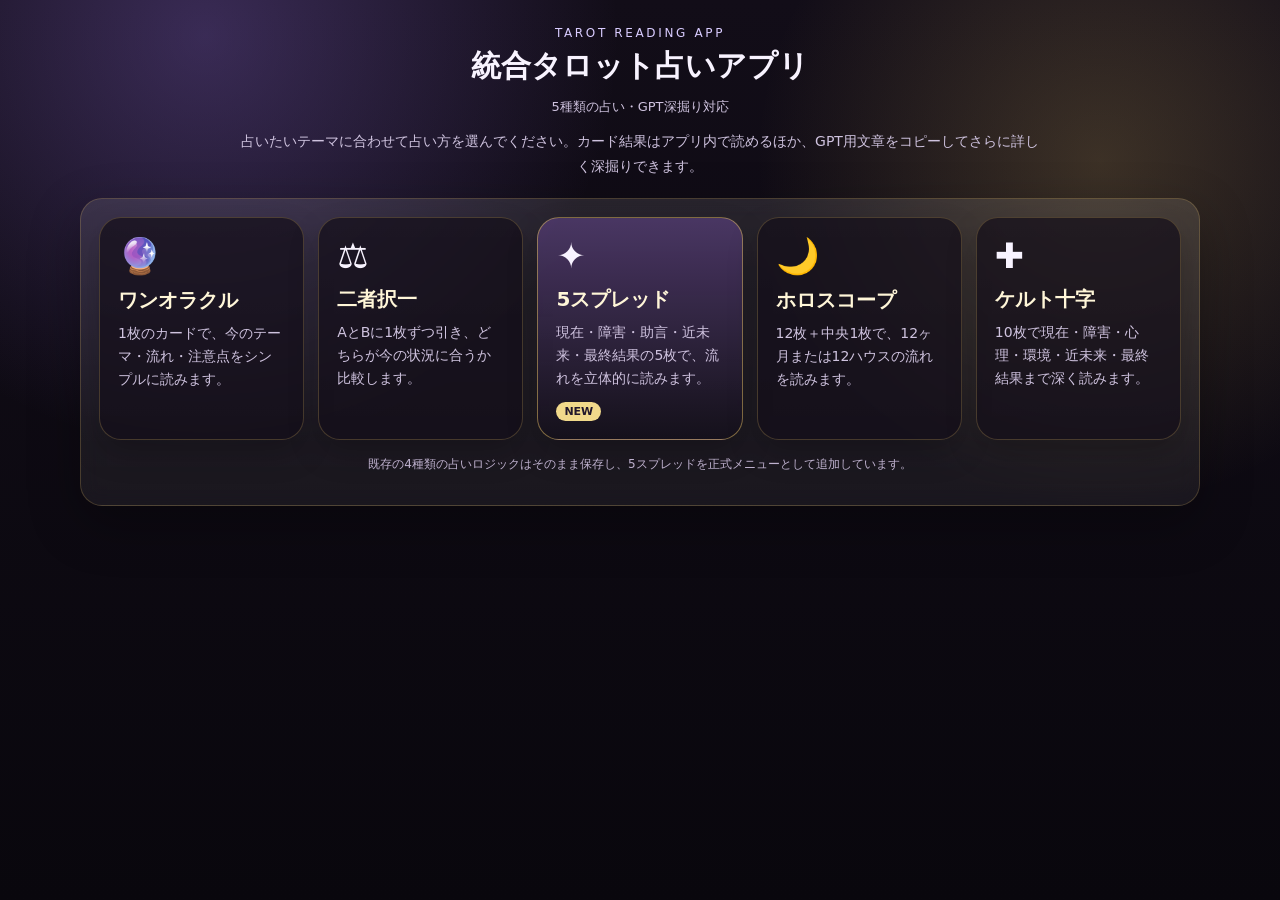
<file: index.html>
<!DOCTYPE html>
<html lang="ja">
<head>
<meta charset="UTF-8">
<meta name="viewport" content="width=device-width,initial-scale=1,viewport-fit=cover">
<title>統合タロット占いアプリ</title>
<meta name="theme-color" content="#120d18">
<style>
:root{--gold:#d8b45f;--text:#f8f3ff;--muted:#cfc3df}*{box-sizing:border-box}html,body{margin:0;min-height:100%;font-family:"Hiragino Sans","Yu Gothic",system-ui,-apple-system,sans-serif;color:var(--text)}body{padding:env(safe-area-inset-top) 14px env(safe-area-inset-bottom);background:radial-gradient(circle at 16% 4%,rgba(142,107,216,.32),transparent 30%),radial-gradient(circle at 86% 18%,rgba(216,180,95,.22),transparent 26%),linear-gradient(180deg,#120d18 0%,#09070d 100%)}.app{max-width:1120px;margin:0 auto;padding:18px 0 34px}header{text-align:center;margin:8px 0 20px}.kicker{letter-spacing:.22em;color:#d9ccff;font-size:12px;margin-bottom:6px}h1{font-size:30px;margin:0 0 8px;line-height:1.3}.small{color:var(--muted);font-size:13px}.lead{max-width:800px;margin:10px auto 0;color:var(--muted);line-height:1.75;font-size:14px}.panel{background:linear-gradient(180deg,rgba(255,255,255,.10),rgba(255,255,255,.055));border:1px solid rgba(216,180,95,.24);border-radius:22px;padding:18px;box-shadow:0 18px 52px rgba(0,0,0,.3);backdrop-filter:blur(10px)}.home-grid{display:grid;grid-template-columns:repeat(5,1fr);gap:14px}.home-card{display:block;min-height:205px;text-decoration:none;text-align:left;border-radius:22px;padding:18px;background:rgba(20,15,26,.72);border:1px solid rgba(216,180,95,.25);color:var(--text);box-shadow:0 14px 30px rgba(0,0,0,.22);transition:.18s ease}.home-card:hover{transform:translateY(-3px);filter:brightness(1.08);border-color:rgba(216,180,95,.52)}.home-card .icon{font-size:35px}.home-card h2{margin:10px 0 8px;font-size:20px;color:#fff6d8}.home-card p{margin:0;color:var(--muted);line-height:1.65;font-size:14px}.home-card.five{background:linear-gradient(180deg,rgba(82,59,112,.82),rgba(20,15,26,.78));border-color:rgba(216,180,95,.55)}.new{display:inline-block;margin-top:12px;padding:3px 8px;border-radius:999px;background:#f1d98b;color:#21172b;font-size:11px;font-weight:900}.note{text-align:center;color:#bfb2cf;font-size:12px;line-height:1.7;margin-top:14px}@media(max-width:980px){.home-grid{grid-template-columns:repeat(3,1fr)}}@media(max-width:700px){.home-grid{grid-template-columns:1fr 1fr}}@media(max-width:430px){body{padding-left:10px;padding-right:10px}h1{font-size:25px}.home-grid{grid-template-columns:1fr}.home-card{min-height:auto}.panel{padding:14px}}
</style>
</head>
<body><div class="app">
<header>
<div class="kicker">TAROT READING APP</div>
<h1>統合タロット占いアプリ</h1>
<p class="small">5種類の占い・GPT深掘り対応</p>
<p class="lead">占いたいテーマに合わせて占い方を選んでください。カード結果はアプリ内で読めるほか、GPT用文章をコピーしてさらに詳しく深掘りできます。</p>
</header>
<section class="panel">
<div class="home-grid">
<a class="home-card" href="mode.html?m=one"><div class="icon">🔮</div><h2>ワンオラクル</h2><p>1枚のカードで、今のテーマ・流れ・注意点をシンプルに読みます。</p></a>
<a class="home-card" href="mode.html?m=two"><div class="icon">⚖️</div><h2>二者択一</h2><p>AとBに1枚ずつ引き、どちらが今の状況に合うか比較します。</p></a>
<a class="home-card five" href="mode.html?m=five"><div class="icon">✦</div><h2>5スプレッド</h2><p>現在・障害・助言・近未来・最終結果の5枚で、流れを立体的に読みます。</p><span class="new">NEW</span></a>
<a class="home-card" href="mode.html?m=horo"><div class="icon">🌙</div><h2>ホロスコープ</h2><p>12枚＋中央1枚で、12ヶ月または12ハウスの流れを読みます。</p></a>
<a class="home-card" href="mode.html?m=celtic"><div class="icon">✚</div><h2>ケルト十字</h2><p>10枚で現在・障害・心理・環境・近未来・最終結果まで深く読みます。</p></a>
</div>
<p class="note">既存の4種類の占いロジックはそのまま保存し、5スプレッドを正式メニューとして追加しています。</p>
</section>
</div></body>
</html>
</file>
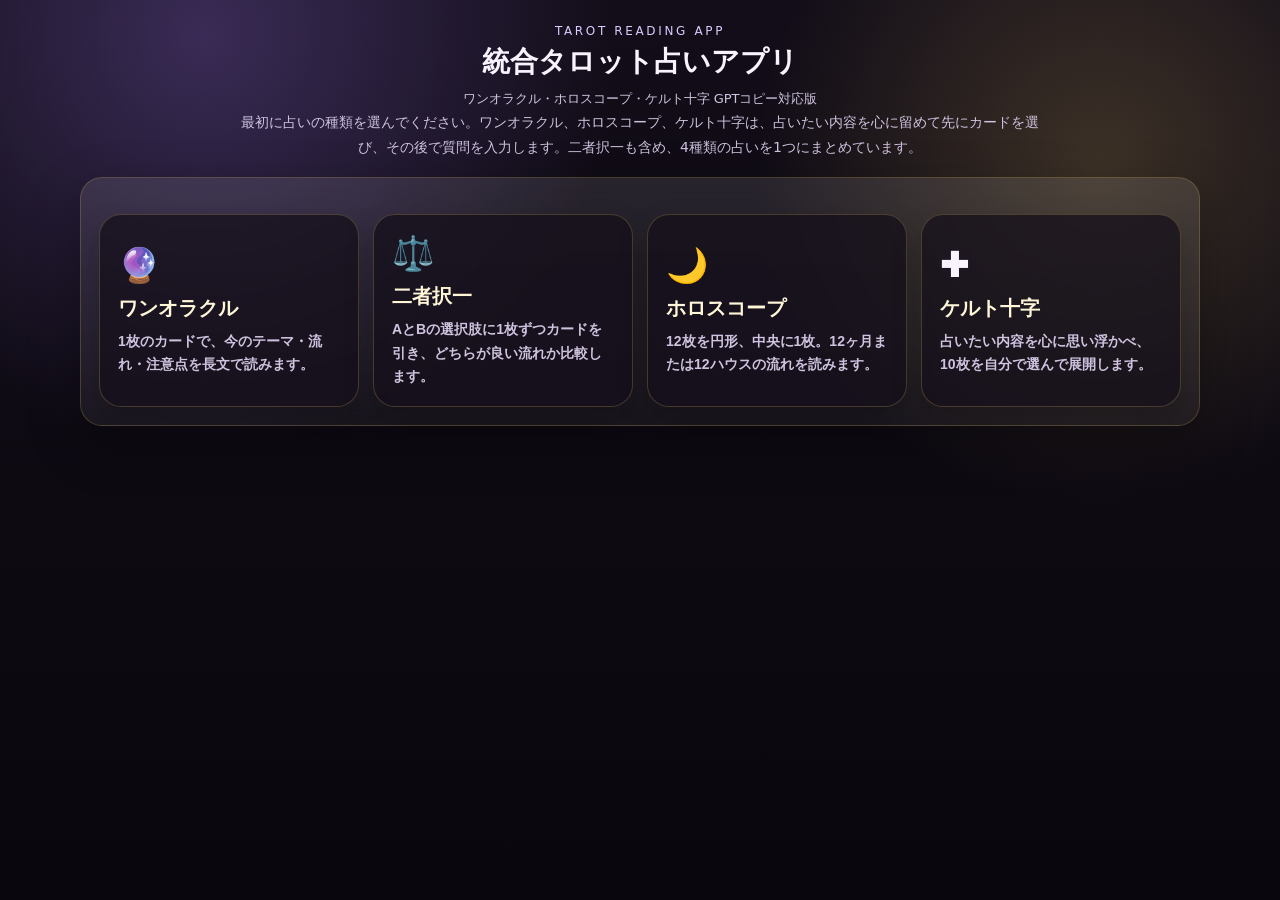
<file: app.html>
<!DOCTYPE html>
<html lang="ja">
<head>
<meta charset="UTF-8" />
<meta name="viewport" content="width=device-width, initial-scale=1.0, viewport-fit=cover" />
<title>統合タロット占いアプリ - 段階入力・GPTコピー対応版</title>
<meta name="theme-color" content="#120d18" />
<style>
:root{
  --bg:#0b0911;--panel:rgba(31,24,43,.88);--panel2:rgba(255,255,255,.08);--line:rgba(255,255,255,.16);
  --gold:#d8b45f;--gold2:#fff0a8;--text:#f8f3ff;--muted:#cfc3df;--accent:#8e6bd8;--green:#88d6ad;--red:#d66b8f;
}
*{box-sizing:border-box}html,body{margin:0;min-height:100%;font-family:"Hiragino Sans","Yu Gothic",system-ui,-apple-system,sans-serif;color:var(--text)}
body{padding:env(safe-area-inset-top) 14px env(safe-area-inset-bottom);background:radial-gradient(circle at 16% 4%,rgba(142,107,216,.32),transparent 30%),radial-gradient(circle at 86% 18%,rgba(216,180,95,.22),transparent 26%),linear-gradient(180deg,#120d18 0%,#09070d 100%)}
.app{max-width:1120px;margin:0 auto;padding:18px 0 32px}.hidden{display:none!important}
header{text-align:center;margin:6px 0 18px}.kicker{letter-spacing:.22em;color:#d9ccff;font-size:12px;margin-bottom:6px}h1{font-size:28px;margin:0 0 8px;line-height:1.3}.lead{max-width:820px;margin:0 auto;color:var(--muted);line-height:1.75;font-size:14px}
.panel{background:linear-gradient(180deg,rgba(255,255,255,.10),rgba(255,255,255,.055));border:1px solid rgba(216,180,95,.24);border-radius:22px;padding:18px;box-shadow:0 18px 52px rgba(0,0,0,.3);margin:14px 0;backdrop-filter:blur(10px)}
.home-grid{display:grid;grid-template-columns:repeat(4,1fr);gap:14px;margin-top:18px}.home-card{min-height:190px;text-align:left;border-radius:22px;padding:18px;background:rgba(20,15,26,.72);border:1px solid rgba(216,180,95,.25);color:var(--text);cursor:pointer;box-shadow:0 14px 30px rgba(0,0,0,.22)}.home-card:hover{transform:translateY(-2px);filter:brightness(1.08)}.home-card .icon{font-size:34px}.home-card h2{margin:10px 0 8px;font-size:20px;color:#fff6d8}.home-card p{margin:0;color:var(--muted);line-height:1.65;font-size:14px}
label{display:block;font-weight:800;color:#fff6d8;margin:0 0 8px}textarea,input,select{width:100%;border:1px solid rgba(216,180,95,.32);border-radius:14px;background:#120e18;color:var(--text);padding:13px 14px;font-size:16px;outline:none}textarea{min-height:88px;resize:vertical}textarea::placeholder,input::placeholder{color:#9f93ad}.row{display:grid;grid-template-columns:1fr 1fr;gap:14px}.button-row{display:flex;gap:10px;flex-wrap:wrap;justify-content:center;margin-top:16px}button{appearance:none;border:0;border-radius:999px;padding:12px 18px;font-weight:900;color:#160f1f;background:linear-gradient(135deg,#f1d98b,#c99b3f);cursor:pointer;box-shadow:0 10px 24px rgba(0,0,0,.25)}button.secondary{color:var(--text);background:#3a2a4c;border:1px solid rgba(216,180,95,.25)}button.ghost{background:transparent;color:#fff6d8;border:1px solid rgba(216,180,95,.32);box-shadow:none}button:hover{filter:brightness(1.08);transform:translateY(-1px)}button:disabled{opacity:.45;cursor:not-allowed;transform:none}.topbar{display:flex;justify-content:space-between;align-items:center;gap:10px;margin-bottom:12px}.topbar h2{margin:0;font-size:22px;color:#fff6d8}.small{color:var(--muted);font-size:13px;line-height:1.7}.section-title{text-align:center;font-weight:900;color:#fff6d8;margin:4px 0 10px}.status{display:grid;grid-template-columns:1fr 1fr;gap:14px;margin-top:14px}.status-box{background:rgba(20,15,26,.72);border:1px solid rgba(216,180,95,.22);border-radius:16px;padding:12px;line-height:1.6}.status-box strong{color:#ffecb0}.mode{display:flex;gap:10px;flex-wrap:wrap;justify-content:center;margin:8px 0 14px}.mode button{background:#3a2a4c;color:var(--text);border:1px solid rgba(216,180,95,.25)}.mode button.active{background:linear-gradient(135deg,#f1d98b,#c99b3f);color:#160f1f}
.deck{display:grid;grid-template-columns:repeat(auto-fill,minmax(74px,1fr));gap:10px}.card-back{height:118px;border-radius:13px;background:radial-gradient(circle at 50% 28%,rgba(255,255,255,.14),transparent 18%),linear-gradient(145deg,#382650,#181020 58%,#3b2a50);border:2px solid rgba(216,180,95,.78);box-shadow:0 10px 22px rgba(0,0,0,.3);cursor:pointer;position:relative;overflow:hidden}.card-back:before{content:"";position:absolute;inset:8px;border:1px solid rgba(216,180,95,.45);border-radius:9px}.card-back:after{content:"✦";position:absolute;inset:0;display:grid;place-items:center;color:var(--gold);font-size:28px}.card-back.used{opacity:.35;pointer-events:none;transform:scale(.96)}.card-back.revealed:after,.card-back.revealed:before{display:none}.card-back.revealed{background:linear-gradient(145deg,#f8ecd0,#b8934b);color:#21172b;display:grid;place-items:center;text-align:center;padding:7px}.card-back .front{display:none}.card-back.revealed .front{display:block}.card-back.selected-a{border-color:var(--green);box-shadow:0 0 0 3px rgba(136,214,173,.25),0 10px 22px rgba(0,0,0,.3)}.card-back.selected-b{border-color:var(--red);box-shadow:0 0 0 3px rgba(214,107,143,.25),0 10px 22px rgba(0,0,0,.3)}.badge{position:absolute;top:5px;left:5px;border-radius:999px;padding:2px 6px;font-size:11px;font-weight:900;color:#140f1a;z-index:2}.selected-a .badge{background:var(--green)}.selected-b .badge{background:var(--red)}.mini-icon{font-size:27px;line-height:1}.mini-name{font-size:11px;font-weight:900;line-height:1.2;margin-top:4px}.mini-ori{font-size:10px;font-weight:900;color:#4c365e;margin-top:3px}.chosen-card{margin:0 auto 18px;width:190px;min-height:285px;border-radius:18px;background:linear-gradient(145deg,#241a3e,#6a4c89);border:2px solid #d6b45f;display:grid;place-items:center;box-shadow:0 12px 34px rgba(0,0,0,.48);padding:18px;text-align:center}.chosen-card .big{font-size:28px;line-height:1.5}.reading{background:rgba(20,15,26,.76);border:1px solid rgba(216,180,95,.23);border-radius:18px;padding:16px;line-height:1.85;font-size:15px}.reading h2{margin:0 0 8px;font-size:20px;color:#ffecb0}.reading h3{margin:18px 0 4px;color:#fff6d8;font-size:16px}.result-grid{display:grid;grid-template-columns:1fr 1fr;gap:14px}.verdict,.summary{background:rgba(216,180,95,.12);border:1px solid rgba(216,180,95,.28);border-radius:18px;padding:16px;margin-top:14px;line-height:1.85}.counter{text-align:center;color:#fde68a;font-size:13px;margin:8px 0}.spread-wrap{overflow:auto;padding:8px 0}.spread{position:relative;width:min(94vw,560px);height:min(94vw,560px);max-width:560px;max-height:560px;margin:0 auto}.slot{position:absolute;width:74px;min-height:112px;border-radius:13px;background:#ffffff12;border:1px solid #ffffff26;text-align:center;padding:6px;transform:translate(-50%,-50%);box-shadow:0 12px 20px #0007}.slot.center{width:94px;min-height:132px;background:#fef3c7;color:#111827;border:2px solid #facc15}.slot-card{height:78px;border-radius:9px;background:linear-gradient(160deg,#fef3c7,#8b5cf6 58%,#111827);display:flex;flex-direction:column;align-items:center;justify-content:center;color:#111827;font-weight:900;border:1px solid #ffffff88;margin-bottom:5px;position:relative;overflow:hidden}.slot-card.rev{transform:rotate(180deg)}.slot-card .sym{font-size:24px;line-height:1}.slot-card .mini{font-size:10px;line-height:1.1;margin-top:4px;max-width:64px;white-space:nowrap;overflow:hidden;text-overflow:ellipsis}.slot.center .slot-card{height:92px}.slot-label{font-size:10px;color:#c7d2fe;line-height:1.2}.center .slot-label{color:#6b21a8}.slot-name{font-size:11px;font-weight:800;line-height:1.2}.slot-pos{font-size:10px;color:#fde68a}.center .slot-pos{color:#92400e}.reading-item{background:#ffffff10;border:1px solid #ffffff20;border-radius:16px;padding:13px;margin:10px 0;line-height:1.7}.tag{display:inline-block;font-size:12px;color:#111827;background:#fef3c7;border-radius:999px;padding:2px 8px;margin:0 6px 6px 0}

.celtic-intro{text-align:center;font-size:16px;line-height:1.9;color:#fff6d8;background:rgba(216,180,95,.10);border:1px solid rgba(216,180,95,.28);border-radius:18px;padding:16px;margin-bottom:14px}.celtic-spread{position:relative;width:min(96vw,820px);height:min(116vw,620px);max-width:820px;max-height:620px;margin:0 auto}.celtic-slot{position:absolute;width:96px;min-height:142px;border-radius:14px;background:#ffffff12;border:1px solid #ffffff26;text-align:center;padding:7px;transform:translate(-50%,-50%);box-shadow:0 12px 20px #0007}.celtic-slot.crossing{transform:translate(-50%,-50%) rotate(90deg)}.celtic-slot.crossing .slot-card{transform:rotate(-90deg)}.celtic-slot.crossing .slot-card.rev{transform:rotate(90deg)}.celtic-slot .slot-card{height:88px}.celtic-slot .slot-label{font-size:10px;color:#c7d2fe;line-height:1.25}.celtic-slot .slot-name{font-size:11px;font-weight:900;line-height:1.25}.celtic-slot .slot-pos{font-size:10px;color:#fde68a}.copy-box{width:100%;min-height:170px;margin-top:12px;font-size:13px;line-height:1.65}.toast{display:inline-block;margin-left:8px;color:#88d6ad;font-weight:900}.selected-number{position:absolute;top:5px;right:5px;border-radius:999px;background:#fef3c7;color:#21172b;font-size:11px;font-weight:900;padding:2px 7px;z-index:2}
@media(max-width:780px){.home-grid{grid-template-columns:1fr 1fr}.celtic-spread{height:720px}.celtic-slot{width:74px;min-height:120px}.celtic-slot .slot-card{height:72px}}
@media(max-width:430px){.home-grid{grid-template-columns:1fr}.celtic-spread{height:640px}.celtic-slot{width:62px;min-height:108px;padding:5px}.celtic-slot .slot-card{height:64px}.celtic-slot .slot-name{font-size:10px}.celtic-slot .slot-label{font-size:9px}}

@media(max-width:780px){.row,.status,.result-grid{grid-template-columns:1fr}.deck{grid-template-columns:repeat(auto-fill,minmax(64px,1fr));gap:8px}.card-back{height:104px}.topbar{align-items:flex-start;flex-direction:column}.button-row{justify-content:flex-start}}
@media(max-width:430px){body{padding-left:10px;padding-right:10px}h1{font-size:24px}.slot{width:60px;min-height:98px;padding:5px}.slot.center{width:78px;min-height:116px}.slot-card{height:66px}.slot.center .slot-card{height:78px}.slot-card .mini{font-size:9px;max-width:50px}.slot-label{font-size:9px}.slot-name{font-size:10px}}
</style>
</head>
<body>
<div class="app">
<header>
  <div class="kicker">TAROT READING APP</div>
  <h1>統合タロット占いアプリ</h1><p class="small" style="text-align:center;margin:4px 0 0">ワンオラクル・ホロスコープ・ケルト十字 GPTコピー対応版</p>
  <p class="lead">最初に占いの種類を選んでください。ワンオラクル、ホロスコープ、ケルト十字は、占いたい内容を心に留めて先にカードを選び、その後で質問を入力します。二者択一も含め、4種類の占いを1つにまとめています。</p>
</header>

<section id="home" class="panel">
  <div class="home-grid">
    <button class="home-card" onclick="showMode('one')"><div class="icon">🔮</div><h2>ワンオラクル</h2><p>1枚のカードで、今のテーマ・流れ・注意点を長文で読みます。</p></button>
    <button class="home-card" onclick="showMode('two')"><div class="icon">⚖️</div><h2>二者択一</h2><p>AとBの選択肢に1枚ずつカードを引き、どちらが良い流れか比較します。</p></button>
    <button class="home-card" onclick="showMode('horo')"><div class="icon">🌙</div><h2>ホロスコープ</h2><p>12枚を円形、中央に1枚。12ヶ月または12ハウスの流れを読みます。</p></button>
    <button class="home-card" onclick="showMode('celtic')"><div class="icon">✚</div><h2>ケルト十字</h2><p>占いたい内容を心に思い浮かべ、10枚を自分で選んで展開します。</p></button>
  </div>
</section>

<section id="one" class="hidden"></section>
<section id="two" class="hidden"></section>
<section id="horo" class="hidden"></section>
<section id="celtic" class="hidden"></section>
</div>
<script>
const TAROT=[
{n:"愚者",s:"🃏",cat:"start",u:"新しい始まり、自由、未知への一歩。まだ形は固まっていませんが、可能性は大きく広がっています。",r:"準備不足、軽率さ、見通しの甘さ。勢いだけで進むと、後から調整が必要になります。",advU:"完璧を待つより、まず小さく試すことが運を開きます。",advR:"今は勢いより確認です。条件、期限、相手の反応を一度整理してください。"},
{n:"魔術師",s:"✴",cat:"action",u:"行動力、創造力、実現力。必要な材料や能力はすでに揃いつつあります。",r:"力をうまく使えていない状態。準備不足、説明不足、または空回りに注意です。",advU:"自分から提案し、主導権を取ると流れが良くなります。",advR:"道具や情報を揃えてから動くと、空回りを防げます。"},
{n:"女教皇",s:"☾",cat:"mind",u:"直感、知性、静かな判断。表に出ている情報より、違和感や予感が大切です。",r:"考えすぎ、不安、情報不足。直感と不安が混ざり、判断が曇りやすいです。",advU:"すぐ結論を出さず、観察と情報収集を優先してください。",advR:"思い込みで判断せず、事実確認を増やしてください。"},
{n:"女帝",s:"🌿",cat:"growth",u:"豊かさ、成長、魅力。手をかけたものが育ち、印象も良くなりやすいです。",r:"甘え、停滞、過剰な期待。良い素材はありますが、放置すると伸びきりません。",advU:"見た目や雰囲気を整えるほど、成果に結びつきます。",advR:"甘く見ている部分に手を入れると一気に改善します。"},
{n:"皇帝",s:"♜",cat:"stable",u:"安定、責任、現実的な勝ち筋。軸を決めるほど強くなります。",r:"頑固、圧力、柔軟性不足。正しさを押し通すほど反発を招きやすいです。",advU:"基準や条件を明確にして、ぶれずに進めてください。",advR:"譲れる点と譲れない点を分けると、衝突を減らせます。"},
{n:"教皇",s:"♙",cat:"trust",u:"信頼、助言、正攻法。経験者や専門家の意見が助けになります。",r:"形式への縛り、古いやり方への違和感。常識に寄せすぎると本質を見失います。",advU:"信頼できる人に相談し、標準的な手順を踏むと安全です。",advR:"一般論を鵜呑みにせず、自分の状況に合うか確認してください。"},
{n:"恋人",s:"♡",cat:"choice",u:"選択、調和、納得感。気持ちと条件が噛み合うと良い流れになります。",r:"迷い、不一致、優柔不断。気持ちと条件が噛み合っていない可能性があります。",advU:"損得だけでなく、納得できるかを基準にしてください。",advR:"選択肢を減らし、最も大事な条件を一つ決めてください。"},
{n:"戦車",s:"⚔",cat:"move",u:"前進、勝負、突破力。勢いを使って状況を押し出せる時です。",r:"焦り、暴走、方向違い。急ぎすぎると本来の目的から外れます。",advU:"短期決戦で動くと成果が出やすいです。",advR:"一度ブレーキを踏み、勝ち筋を確認してから動いてください。"},
{n:"力",s:"♌",cat:"patience",u:"粘り、信頼、内面の強さ。強引さよりも丁寧な対応が効きます。",r:"自信不足、消耗、不安。内側の疲れが判断に影響しやすいです。",advU:"相手や状況をねじ伏せず、時間をかけて慣らしてください。",advR:"無理に耐え続けず、休む・助けを借りる判断も必要です。"},
{n:"隠者",s:"☌",cat:"analysis",u:"熟考、専門性、静かな答え。深く調べるほど正しい道が見えます。",r:"孤立、考えすぎ、遅れ。検討ばかりで動きが止まりやすいです。",advU:"データや過去の事例を見直すと、正しい判断に近づきます。",advR:"考える期限を決め、外の意見も入れてください。"},
{n:"運命の輪",s:"◎",cat:"change",u:"転機、好機、タイミング。予想外のきっかけで状況が動きます。",r:"タイミング違い、停滞、予測不能。今は無理に押すほど噛み合いません。",advU:"チャンスが来たら素早く反応してください。",advR:"今動かないなら、次の波に備える準備へ切り替えてください。"},
{n:"正義",s:"⚖",cat:"judge",u:"公平、契約、妥当な判断。数字や条件を冷静に比べるほど答えに近づきます。",r:"不均衡、条件の見落とし、判断ミス。感情や先入観で結論を出しやすいです。",advU:"条件を紙に書き出し、客観的に比較してください。",advR:"契約、金額、期限、約束事は特に慎重に確認してください。"},
{n:"吊るされた男",s:"☍",cat:"wait",u:"待つ価値、視点転換、忍耐。すぐ動かないことで見えてくるものがあります。",r:"報われにくい我慢、停滞、犠牲感。待つ理由が曖昧なら見直しが必要です。",advU:"今は視点を変え、別角度から打開策を探してください。",advR:"ただ耐えるだけになっていないか確認してください。"},
{n:"死神",s:"♱",cat:"end",u:"区切り、変化、再出発。古い形を終えることで新しい流れが始まります。",r:"未練、変化への抵抗、先延ばし。終わらせるべきものを引きずっています。",advU:"不要な条件や古い方針を思い切って手放してください。",advR:"先延ばししている決断を一つだけでも片付けてください。"},
{n:"節制",s:"♒",cat:"balance",u:"調整、バランス、穏やかな改善。無理なく整えることで安定します。",r:"中途半端、不調和、ペースの乱れ。調整不足が表に出ています。",advU:"急変より微調整が効果的です。",advR:"生活、予算、時間配分のどこかを整える必要があります。"},
{n:"悪魔",s:"♑",cat:"bind",u:"執着、誘惑、魅力ある罠。強く惹かれる分、隠れたコストもあります。",r:"依存からの解放、悪循環の断ち切り。しがらみを断つチャンスです。",advU:"欲や不安で判断していないか見直してください。",advR:"手放すほど身軽になり、判断がクリアになります。"},
{n:"塔",s:"⚡",cat:"shock",u:"急変、破壊、想定外。前提が崩れることで再構築が必要になります。",r:"崩壊回避、小さな崩れ、警告。大崩れ前に修正できる段階です。",advU:"壊れたものを守るより、作り直す判断が必要です。",advR:"小さな違和感のうちに修正してください。"},
{n:"星",s:"✧",cat:"hope",u:"希望、回復、未来の可能性。すぐ完成しなくても良い方向へ向かいます。",r:"期待先行、現実感不足、不安。理想と現実の距離が気になりやすいです。",advU:"長期目標を信じて、焦らず育ててください。",advR:"理想を少し具体的な行動に落とし込んでください。"},
{n:"月",s:"☽",cat:"unclear",u:"不安、曖昧さ、見えない要素。情報が不完全で思い込みが強くなりやすい時です。",r:"誤解が晴れる、真実が見える。少しずつ状況の正体が見え始めています。",advU:"不確かな情報で大きな決断をしないでください。",advR:"見えてきた事実をもとに、判断を更新してください。"},
{n:"太陽",s:"☀",cat:"success",u:"成功、明るい結果、満足。評価や協力も得やすい前向きなカードです。",r:"成功はあるが遅い、詰めの甘さ、過信。悪くはありませんが油断は禁物です。",advU:"堂々と見せることで評価されます。",advR:"最後の確認と細部の調整を怠らないでください。"},
{n:"審判",s:"✺",cat:"call",u:"再評価、復活、決断の時。過去の積み重ねが次の判断につながります。",r:"決断遅れ、過去への未練、チャンスを逃す不安。答えを先送りしがちです。",advU:"返事、申請、相談など、呼びかける行動が効果的です。",advR:"過去の失敗から学び、同じ形を繰り返さないでください。"},
{n:"世界",s:"◉",cat:"complete",u:"完成、達成、最良の着地。物事がまとまり、満足できる結果へ向かいます。",r:"あと一歩、未完成、詰め不足。仕上げの調整が必要です。",advU:"最後まで仕上げることで評価が確定します。",advR:"終わらせるための具体的なチェックリストを作ってください。"}
];
const monthNames=["1月","2月","3月","4月","5月","6月","7月","8月","9月","10月","11月","12月"];
const houseNames=["第1ハウス：自分・第一印象","第2ハウス：お金・所有","第3ハウス：情報・学習・近場","第4ハウス：家・基盤","第5ハウス：楽しみ・創作・恋愛","第6ハウス：仕事習慣・健康","第7ハウス：対人・契約","第8ハウス：共有財産・深い関係","第9ハウス：遠方・学び・思想","第10ハウス：仕事・社会的評価","第11ハウス：仲間・未来計画","第12ハウス：潜在意識・整理"];
function esc(s){return String(s||"").replace(/[&<>'"]/g,m=>({"&":"&amp;","<":"&lt;",">":"&gt;","'":"&#39;",'"':"&quot;"}[m]))}
function shuffle(a){const b=[...a];for(let i=b.length-1;i>0;i--){const j=Math.floor(Math.random()*(i+1));[b[i],b[j]]=[b[j],b[i]]}return b}
function drawnDeck(){return shuffle(TAROT).map((c,i)=>({...c,id:i,rev:Math.random()<0.45}))}
function cardHTML(c,badgeClass='',badge=''){return `<div class="front">${badge?`<span class="badge">${badge}</span>`:''}<div class="mini-icon">${c.s}</div><div class="mini-name">${c.n}</div><div class="mini-ori">${c.rev?'逆位置':'正位置'}</div></div>`}
function textOf(c){return c.rev?c.r:c.u}function advOf(c){return c.rev?c.advR:c.advU}
function showMode(m){['home','one','two','horo','celtic'].forEach(id=>document.getElementById(id).classList.add('hidden'));document.getElementById(m).classList.remove('hidden'); if(m==='one') initOne(); if(m==='two') initTwo(); if(m==='horo') initHoro(); if(m==='celtic') initCeltic(); window.scrollTo({top:0,behavior:'smooth'});}
function backHome(){['one','two','horo','celtic'].forEach(id=>document.getElementById(id).classList.add('hidden'));document.getElementById('home').classList.remove('hidden');}
let oneSelected=null,oneQuestion='',oneReadingText='';
function oneReading(q,c){return `<h2>選ばれたカード：${c.n}（${c.rev?'逆位置':'正位置'}）</h2><p><strong>占いたい内容：</strong>${esc(q)}</p><h3>全体の結論</h3><p>${esc(q)}については、「${textOf(c)}」という流れが出ています。このカードは単純な吉凶だけでなく、今の状況で何が強く働いているか、どこを整えると現実が動きやすいかを示しています。</p><h3>カードが示す今の流れ</h3><p>${textOf(c)} ${c.rev?'逆位置のため、カード本来の力が弱まっている、内側にこもっている、または使い方がずれている可能性があります。悪い結果と決めつけず、準備不足・タイミング・認識のずれを修正するサインとして読むのが現実的です。':'正位置のため、カードの意味は比較的素直に表れやすい状態です。ただし、良い流れでも確認や準備を省けば力を十分に活かせません。'}</p><h3>質問内容に対する読み</h3><p>今回の問いでは、目先の答えだけを求めるより、「${c.n}」が示すテーマを現実の条件に当てはめることが重要です。相手がいる問題なら相手の反応、仕事やお金なら期限・金額・条件、生活や人間関係なら自分の負担と継続可能性を分けて確認してください。</p><h3>注意点</h3><p>焦って結論だけを急ぐと、カードが示している細かなサインを見落としやすくなります。特に期待、不安、勢いのどれか一つに偏っていないかを見直してください。占いの結果を理由に現実の確認を省くことも避けた方が安全です。</p><h3>現実的な行動アドバイス</h3><p>${advOf(c)} 今回は全部を一気に変えるより、今見えている課題を一つだけ具体的な行動に落とし込む方が効果的です。小さく試す、期限を決める、必要な人に確認する、数字で比較する、といった形にするとカードの良い面を引き出しやすくなります。</p><h3>避けた方がいい判断</h3><p>この1枚だけで将来を確定したり、感情的に大きな決断を即断したりすることは避けてください。カードは現在の流れと注意点を示すものであり、現実の情報が変われば結果の出方も変わります。</p><h3>短くまとめると</h3><p>今回の中心テーマは「${c.n}」です。${advOf(c)} まず一つ具体的に整え、その反応を見て次へ進むのが良い流れです。</p>`}
function initOne(){oneSelected=null;oneQuestion='';oneReadingText='';document.getElementById('one').innerHTML=`<div class="topbar"><h2>🔮 ワンオラクル</h2><button class="ghost" onclick="backHome()">占い選択に戻る</button></div><section class="panel"><div class="celtic-intro">占いたい内容を心に留めてください。<br>まだ入力しなくて大丈夫です。気持ちを落ち着けて、直感でカードを1枚選びます。</div><p id="oneStatus" class="small" style="text-align:center;margin-top:12px">心の中でテーマを思い浮かべたら、カードを選んでください。</p></section><section class="panel"><div class="section-title">カードを1枚選んでください</div><div id="oneDeck" class="deck"></div></section><section id="oneReveal" class="panel hidden"><div id="oneChosenCard"></div><div class="panel" style="margin-top:16px"><label>占いたい内容</label><textarea id="oneQ" placeholder="例：本日内見に来た客は、うちの家を購入するでしょうか？"></textarea><div class="button-row"><button onclick="renderOneReading()">長文リーディングを表示する</button></div></div></section><section id="oneResult" class="panel hidden"><div id="oneReading" class="reading"></div><div class="verdict"><h2>GPTでさらに深掘りする文章</h2><p class="small">下の文章をChatGPTに貼り付けると、結果をさらに詳しく読めます。</p><textarea id="oneCopyText" class="copy-box" readonly></textarea><div class="button-row"><button type="button" onclick="copyOnePrompt()">GPT用文章をコピー</button><button type="button" class="secondary" onclick="selectOnePrompt()">文章を選択</button><button type="button" class="secondary" onclick="initOne()">もう一度占う</button></div><p id="oneCopyToast" class="small" style="text-align:center;color:#88d6ad;font-weight:900"></p></div></section>`;const deck=drawnDeck();const el=document.getElementById('oneDeck');deck.forEach(c=>{const b=document.createElement('button');b.className='card-back';b.onclick=()=>{oneSelected=c;document.querySelectorAll('#oneDeck .card-back').forEach(x=>x.disabled=true);b.className='card-back revealed used';b.innerHTML=cardHTML(c);document.getElementById('oneStatus').textContent='カードを選びました。続けて、占いたい内容を入力してください。';document.getElementById('oneReveal').classList.remove('hidden');document.getElementById('oneChosenCard').innerHTML=`<div class="chosen-card"><div class="big">${c.s}<br>${c.n}<br><span class="small">${c.rev?'逆位置':'正位置'}</span></div></div>`;document.getElementById('oneReveal').scrollIntoView({behavior:'smooth',block:'start'});};el.appendChild(b);});}
function renderOneReading(){if(!oneSelected){alert('先にカードを1枚選んでください。');return}const q=document.getElementById('oneQ').value.trim();if(!q){alert('占いたい内容を入力してください。');return}oneQuestion=q;document.getElementById('oneResult').classList.remove('hidden');document.getElementById('oneReading').innerHTML=oneReading(q,oneSelected);oneReadingText=document.getElementById('oneReading').innerText;document.getElementById('oneCopyText').value=makeOnePrompt();document.getElementById('oneResult').scrollIntoView({behavior:'smooth',block:'start'});}
function makeOnePrompt(){if(!oneSelected)return '';return `以下はタロット占いアプリで出たワンオラクルの結果です。
この内容をもとに、かなり詳しく、現実的な行動アドバイスまで含めて日本語で深掘り解説してください。

【占いの種類】
ワンオラクル

【占いたい内容】
${oneQuestion}

【出たカード】
${oneSelected.n}（${oneSelected.rev?'逆位置':'正位置'}）

【アプリ内リーディング】
${oneReadingText}

【解説してほしいこと】
・全体の結論
・カードの基本的な意味
・正位置/逆位置を踏まえた注意点
・質問内容に対してどう読めるか
・現実的にどう行動すべきか
・避けた方がいい判断
・最後に短くまとめたアドバイス`;}
function prepareOneCopyBox(){const box=document.getElementById('oneCopyText');const toast=document.getElementById('oneCopyToast');if(!box){alert('コピー用テキスト欄が見つかりません。ページを再読み込みしてください。');return null}box.value=makeOnePrompt();if(toast)toast.textContent='';return box}
function selectOnePrompt(){const box=prepareOneCopyBox();if(!box)return;box.removeAttribute('readonly');box.focus({preventScroll:false});box.select();box.setSelectionRange(0,box.value.length);box.setAttribute('readonly','readonly');const toast=document.getElementById('oneCopyToast');if(toast)toast.textContent='全文を選択しました。スマホなら選択範囲を長押ししてコピー、PCなら Ctrl/Cmd+C でコピーしてください。'}
function copyOnePrompt(){const box=prepareOneCopyBox();if(!box)return;box.removeAttribute('readonly');box.focus({preventScroll:false});box.select();box.setSelectionRange(0,box.value.length);let ok=false;try{ok=document.execCommand('copy')}catch(e){ok=false}box.setAttribute('readonly','readonly');const toast=document.getElementById('oneCopyToast');if(ok){if(toast)toast.textContent='コピーしました。ChatGPTに貼り付けて深掘りできます。';return}if(navigator.clipboard&&window.isSecureContext){navigator.clipboard.writeText(box.value).then(()=>{if(toast)toast.textContent='コピーしました。ChatGPTに貼り付けて深掘りできます。'}).catch(()=>{selectOnePrompt();if(toast)toast.textContent='自動コピーできませんでした。文章は全文選択しています。長押し→コピー、または Ctrl/Cmd+C でコピーしてください。'})}else{selectOnePrompt();if(toast)toast.textContent='自動コピーできませんでした。文章は全文選択しています。長押し→コピー、または Ctrl/Cmd+C でコピーしてください。'}}
let twoState;
function initTwo(){twoState={deck:drawnDeck(),mode:'A',A:null,B:null};document.getElementById('two').innerHTML=`<div class="topbar"><h2>⚖️ 二者択一</h2><button class="ghost" onclick="backHome()">占い選択に戻る</button></div><section class="panel"><label>占いたい内容</label><textarea id="twoQ" placeholder="例：今の価格で様子を見るか、価格改定するかで迷っている"></textarea><div class="row" style="margin-top:14px"><div><label>Aの選択肢</label><input id="choiceA" placeholder="例：今の価格で様子を見る"></div><div><label>Bの選択肢</label><input id="choiceB" placeholder="例：価格を少し下げる"></div></div><div class="status"><div class="status-box"><strong>A：</strong><span id="statusA">まだ選ばれていません</span></div><div class="status-box"><strong>B：</strong><span id="statusB">まだ選ばれていません</span></div></div><div class="button-row"><button onclick="initTwo()">最初からやり直す</button><button class="secondary" onclick="initTwo()">カードをシャッフル</button></div></section><section class="panel"><div class="section-title">カードを選ぶ</div><p class="small" style="text-align:center">現在の選択モード：<strong id="modeText">Aのカードを選ぶ</strong></p><div class="mode"><button id="modeA" class="active" onclick="setTwoMode('A')">Aを選ぶ</button><button id="modeB" onclick="setTwoMode('B')">Bを選ぶ</button></div><div id="twoDeck" class="deck"></div></section><section id="twoResult" class="panel hidden"></section>`;renderTwoDeck();}
function setTwoMode(m){twoState.mode=m;document.getElementById('modeA').classList.toggle('active',m==='A');document.getElementById('modeB').classList.toggle('active',m==='B');document.getElementById('modeText').textContent=m+'のカードを選ぶ'}
function renderTwoDeck(){const el=document.getElementById('twoDeck');el.innerHTML='';twoState.deck.forEach(c=>{const b=document.createElement('button');b.className='card-back';if(c.by){b.classList.add('revealed','used',c.by==='A'?'selected-a':'selected-b');b.innerHTML=cardHTML(c,'',c.by)}b.onclick=()=>pickTwo(c);el.appendChild(b);});}
function pickTwo(c){const q=document.getElementById('twoQ').value.trim();if(!q){alert('占いたい内容を入力してください。');return}const m=twoState.mode;if(twoState[m]){alert(m+'のカードはすでに選ばれています。');return}c.by=m;twoState[m]=c;document.getElementById('status'+m).textContent=`${c.n}（${c.rev?'逆位置':'正位置'}）`;if(m==='A'&&!twoState.B)setTwoMode('B');else if(m==='B'&&!twoState.A)setTwoMode('A');renderTwoDeck();if(twoState.A&&twoState.B)renderTwoResult();}
function sideReading(side,label,c){return `<h2>${side}：${esc(label)}</h2><p><strong>カード：</strong>${c.n}（${c.rev?'逆位置':'正位置'}）</p><h3>基本の流れ</h3><p>${esc(label)}には「${textOf(c)}」というテーマが出ています。これは単純な良し悪しではなく、この選択肢を選んだ時に何が起こりやすく、どこを整えれば結果が安定するかを示しています。</p><h3>メリット</h3><p>この選択肢の良さは、今の状況を動かすきっかけを作れる点です。正位置なら比較的スムーズに力が出やすく、逆位置なら課題に気づくことで修正の余地が生まれます。</p><h3>注意点</h3><p>目先の印象だけで判断すると、後から負担になる条件を見落としやすくなります。勢い、期待、不安のどれかに偏っていないかを確認してください。</p><h3>アドバイス</h3><p>${advOf(c)}</p>`}
function renderTwoResult(){const q=document.getElementById('twoQ').value.trim();const la=document.getElementById('choiceA').value.trim()||'Aの選択肢';const lb=document.getElementById('choiceB').value.trim()||'Bの選択肢';const a=twoState.A,b=twoState.B;let verdict='';const score=c=>(c.rev?0:2)+({success:3,complete:3,stable:2,balance:2,action:2,growth:2,hope:2,trust:1,judge:1,change:1,move:1,start:1,choice:1,patience:1,analysis:0,mind:0,wait:-1,unclear:-1,bind:-2,shock:-2,end:0,call:1}[c.cat]||0);if(score(a)>score(b))verdict=`総合的には、今はA「${esc(la)}」の方が流れに乗りやすい印象です。ただしBにも意味がないわけではなく、Bのカードが示す課題を整理してからなら再検討できます。`;else if(score(b)>score(a))verdict=`総合的には、今はB「${esc(lb)}」の方が現実を動かしやすい印象です。Aを選ぶ場合は、Aのカードが示す停滞や注意点を先に潰すことが大切です。`;else verdict=`AとBはかなり拮抗しています。今回はカードの強弱より、「どちらの注意点を自分が受け入れられるか」で決めると納得感が出やすいです。`;document.getElementById('twoResult').classList.remove('hidden');document.getElementById('twoResult').innerHTML=`<div class="result-grid"><div class="reading">${sideReading('A',la,a)}</div><div class="reading">${sideReading('B',lb,b)}</div></div><div class="verdict"><h2>総合判断</h2><p>占いたい内容：${esc(q)}</p><p>${verdict}</p><p>最終的には、カードの結果を現実の条件と合わせて見るのが安全です。金額、期限、相手の反応、リスク許容度を並べると、どちらを選ぶべきかがよりはっきりします。</p></div>`;}
let horoDeck=[],horoSelected=[],horoQuestion='',horoReadingText='';
function initHoro(){
  horoDeck=[];horoSelected=[];horoQuestion='';horoReadingText='';
  document.getElementById('horo').innerHTML=`<div class="topbar"><h2>🌙 ホロスコープスプレッド</h2><button class="ghost" onclick="backHome()">占い選択に戻る</button></div>
  <section class="panel">
    <div class="celtic-intro">占いたい内容を心に留めてください。<br>まだ質問文は入力しなくて大丈夫です。読み方を決めてからカードをシャッフルし、直感で13枚選びます。</div>
    <div class="row" style="margin-top:10px">
      <div><label>読み方</label><select id="horoMode"><option value="months">12ヶ月の流れとして読む</option><option value="houses">12ハウスとして読む</option></select></div>
      <div><label>開始月</label><select id="startMonth"></select></div>
    </div>
    <div class="button-row"><button onclick="prepareHoro()">カードをシャッフルする</button><button class="secondary" onclick="initHoro()">リセット</button></div>
    <p id="horoStatus" class="small" style="text-align:center;margin-top:12px">準備ができたらシャッフルしてください。</p>
  </section>
  <section id="horoDeckPanel" class="panel hidden"><div class="section-title">カードを13枚選んでください</div><div id="horoCounter" class="counter">0 / 13</div><div id="horoDeck" class="deck"></div></section>
  <section id="spreadPanel" class="panel hidden">
    <div class="section-title">選んだ順番でカードを展開しました</div>
    <div class="spread-wrap"><div id="spread" class="spread"></div></div>
    <div id="horoQuestionPanel" class="panel" style="margin-top:16px">
      <label>占いたい内容</label>
      <textarea id="horoQ" placeholder="例：これから1年間のマンション売却と住み替えの流れを知りたい"></textarea>
      <div class="button-row"><button onclick="renderHoroReading()">長文リーディングを表示する</button></div>
    </div>
  </section>
  <section id="readingPanel" class="panel hidden">
    <div id="summary" class="summary"></div>
    <div id="horoReading" class="reading"></div>
    <div class="verdict"><h2>GPTでさらに深掘りする文章</h2><p class="small">下の文章をChatGPTに貼り付けると、13枚の関係性まで含めてさらに詳しく読めます。</p><textarea id="horoCopyText" class="copy-box" readonly></textarea><div class="button-row"><button type="button" onclick="copyHoroPrompt()">GPT用文章をコピー</button><button type="button" class="secondary" onclick="selectHoroPrompt()">文章を選択</button><button type="button" class="secondary" onclick="initHoro()">もう一度占う</button></div><p id="horoCopyToast" class="small" style="text-align:center;color:#88d6ad;font-weight:900"></p></div>
  </section>`;
  const sel=document.getElementById('startMonth');const now=new Date();
  monthNames.forEach((m,i)=>{const o=document.createElement('option');o.value=i;o.textContent=m+'から開始';if(i===now.getMonth())o.selected=true;sel.appendChild(o)});
  document.getElementById('horoMode').onchange=()=>{document.getElementById('startMonth').disabled=document.getElementById('horoMode').value==='houses'};
}
function prepareHoro(){
  horoDeck=drawnDeck();horoSelected=[];horoQuestion='';horoReadingText='';
  document.getElementById('horoDeckPanel').classList.remove('hidden');
  document.getElementById('spreadPanel').classList.add('hidden');
  document.getElementById('readingPanel').classList.add('hidden');
  document.getElementById('horoStatus').textContent='心の中でテーマを保ったまま、13枚選んでください。1〜12枚目が円形、13枚目が中央の総合結果です。';
  document.getElementById('horoMode').disabled=false;
  document.getElementById('startMonth').disabled=document.getElementById('horoMode').value==='houses';
  renderHoroDeck();
}
function renderHoroDeck(){
  const el=document.getElementById('horoDeck');el.innerHTML='';
  horoDeck.forEach(c=>{
    const used=horoSelected.includes(c);const b=document.createElement('button');
    b.className='card-back'+(used?' revealed used':'');b.disabled=used||horoSelected.length>=13;
    if(used){const idx=horoSelected.indexOf(c)+1;b.innerHTML=`<span class="selected-number">${idx}</span>`+cardHTML(c)}
    b.onclick=()=>{
      horoSelected.push(c);renderHoroDeck();
      document.getElementById('horoStatus').textContent=horoSelected.length<13?`${13-horoSelected.length}枚選んでください。`:'13枚選び終わりました。展開結果を開示しました。続けて占いたい内容を入力してください。';
      if(horoSelected.length===13){
        document.getElementById('horoMode').disabled=true;document.getElementById('startMonth').disabled=true;
        renderSpread();
        document.getElementById('spreadPanel').scrollIntoView({behavior:'smooth',block:'start'});
      }
    };
    el.appendChild(b);
  });
  document.getElementById('horoCounter').textContent=horoSelected.length+' / 13';
}
function labels(){if(document.getElementById('horoMode').value==='houses')return houseNames;const start=Number(document.getElementById('startMonth').value);return Array.from({length:12},(_,i)=>monthNames[(start+i)%12]);}
function renderSpread(){document.getElementById('spreadPanel').classList.remove('hidden');const sp=document.getElementById('spread');sp.innerHTML='';const labs=labels();const w=sp.clientWidth||560,h=sp.clientHeight||560,cx=w/2,cy=h/2,r=w*.41;for(let i=0;i<12;i++){const ang=(-90+i*30)*Math.PI/180;sp.appendChild(slot(horoSelected[i],labs[i],cx+Math.cos(ang)*r,cy+Math.sin(ang)*r,false));}sp.appendChild(slot(horoSelected[12],'中央：総合結果',cx,cy,true));}
function slot(c,label,x,y,center){const d=document.createElement('div');d.className='slot'+(center?' center':'');d.style.left=x+'px';d.style.top=y+'px';d.innerHTML=`<div class="slot-card ${c.rev?'rev':''}"><div class="sym">${c.s}</div><div class="mini">${c.n}</div></div><div class="slot-label">${esc(label)}</div><div class="slot-name">${c.n}</div><div class="slot-pos">${c.rev?'逆位置':'正位置'}</div>`;return d;}
function horoReadingModeText(){return document.getElementById('horoMode').value==='houses'?'12ハウス':'12ヶ月';}
function renderHoroReading(){
  if(horoSelected.length!==13){alert('先にカードを13枚選んでください。');return}
  const q=document.getElementById('horoQ').value.trim();if(!q){alert('占いたい内容を入力してください。');return}
  horoQuestion=q;
  const center=horoSelected[12],labs=labels(),modeText=horoReadingModeText();
  const upright=horoSelected.filter(c=>!c.rev).length,reversed=horoSelected.length-upright;
  document.getElementById('readingPanel').classList.remove('hidden');
  document.getElementById('summary').innerHTML=`<h2>ホロスコープ総合結果：${center.n}（${center.rev?'逆位置':'正位置'}）</h2><p><strong>占いたい内容：</strong>${esc(q)}</p><p><strong>読み方：</strong>${modeText}</p><p>今回の全体テーマは「${textOf(center)}」です。中央カードは12の位置を束ねる結論であり、個々の出来事が最終的にどの方向へ集まりやすいかを示します。</p><p>${advOf(center)} 正位置は${upright}枚、逆位置は${reversed}枚です。逆位置の多さは単純な凶意ではなく、調整・準備・認識の見直しが必要な領域の数として読むのが現実的です。</p>`;
  let html=`<h2>長文リーディング</h2><h3>全体の流れ</h3><p>この展開では、最初の位置「${esc(labs[0])}」に${horoSelected[0].n}、中盤の「${esc(labs[5])}」に${horoSelected[5].n}、最後の位置「${esc(labs[11])}」に${horoSelected[11].n}が出ています。序盤のテーマが中盤でどのように変化し、終盤でどこへ着地するかを追いながら、中央の${center.n}を全体の結論として読む構成です。</p>`;
  html+=horoSelected.slice(0,12).map((c,i)=>`<div class="reading-item"><h3>${esc(labs[i])}：${c.n}（${c.rev?'逆位置':'正位置'}）</h3><span class="tag">${c.cat}</span><p><strong>この位置の示す流れ：</strong>${textOf(c)}</p><p>${modeText==='12ヶ月'?`${esc(labs[i])}には、このテーマが表面化しやすいと読めます。前後の時期とのつながりを見ながら、予定を固定しすぎず調整余地を残してください。`:`この領域では、このカードの性質が強く働きます。気持ちだけでなく、実際の行動・条件・関係者の反応に置き換えて確認することが重要です。`}</p><p class="small"><strong>現実的なアドバイス：</strong>${advOf(c)}</p></div>`).join('');
  html+=`<h3>中央カードが示す最終テーマ</h3><p>中央の「${center.n}（${center.rev?'逆位置':'正位置'}）」は、12枚を別々の出来事として終わらせず、一つの方向性にまとめるカードです。${textOf(center)} ${advOf(center)}</p><h3>現実的な行動アドバイス</h3><p>すべての位置を同じ強さで警戒する必要はありません。まず逆位置の場所、次に大きな変化を示すカードが出た場所、最後に中央カードと意味が近い場所を優先してください。期限・金額・体力・相手の反応など、質問に関係する現実条件を各位置に一つずつ対応させると、この展開を具体的な計画に変えられます。</p><h3>避けた方がいい判断</h3><p>一枚だけを取り出して吉凶を決めたり、良いカードが出た時期まで何もしないことは避けてください。ホロスコープは流れを見る展開なので、前の位置で準備したことが次の位置へ影響します。逆位置も失敗の確定ではなく、早めに修正点を発見する警告として扱ってください。</p><h3>短くまとめると</h3><p>今回の中心テーマは「${center.n}」です。最初の「${horoSelected[0].n}」から最後の「${horoSelected[11].n}」までの変化を追い、逆位置の領域を先回りして整えることが、中央カードの良い面を引き出す鍵になります。</p>`;
  document.getElementById('horoReading').innerHTML=html;
  horoReadingText=document.getElementById('summary').innerText+'\n\n'+document.getElementById('horoReading').innerText;
  document.getElementById('horoCopyText').value=makeHoroPrompt();
  document.getElementById('readingPanel').scrollIntoView({behavior:'smooth',block:'start'});
}
function makeHoroPrompt(){
  if(horoSelected.length!==13)return '';
  const labs=labels(),modeText=horoReadingModeText();
  const lines=horoSelected.slice(0,12).map((c,i)=>`${i+1}. ${labs[i]}：${c.n}（${c.rev?'逆位置':'正位置'}）`).concat([`13. 中央・総合結果：${horoSelected[12].n}（${horoSelected[12].rev?'逆位置':'正位置'}）`]).join('\n');
  return `以下はタロット占いアプリで出たホロスコープスプレッドの結果です。\nこの内容をもとに、13枚のつながりを重視し、かなり詳しく、現実的な行動アドバイスまで含めて日本語で深掘り解説してください。\n\n【占いの種類】\nホロスコープスプレッド（${modeText}）\n\n【占いたい内容】\n${horoQuestion}\n\n【出たカード】\n${lines}\n\n【アプリ内リーディング】\n${horoReadingText}\n\n【解説してほしいこと】\n・全体の結論と中央カードの役割\n・各位置のカードの意味\n・カード同士のつながりと流れの変化\n・正位置／逆位置を踏まえた注意点\n・質問内容に対してどう読めるか\n・重要な時期または重要な領域\n・現実的にどう行動すべきか\n・避けた方がいい判断\n・最後に短くまとめたアドバイス`;
}
function prepareHoroCopyBox(){const box=document.getElementById('horoCopyText');const toast=document.getElementById('horoCopyToast');if(!box){alert('コピー用テキスト欄が見つかりません。ページを再読み込みしてください。');return null}box.value=makeHoroPrompt();if(toast)toast.textContent='';return box}
function selectHoroPrompt(){const box=prepareHoroCopyBox();if(!box)return;box.removeAttribute('readonly');box.focus({preventScroll:false});box.select();box.setSelectionRange(0,box.value.length);box.setAttribute('readonly','readonly');const toast=document.getElementById('horoCopyToast');if(toast)toast.textContent='全文を選択しました。スマホなら選択範囲を長押ししてコピー、PCなら Ctrl/Cmd+C でコピーしてください。'}
function copyHoroPrompt(){const box=prepareHoroCopyBox();if(!box)return;box.removeAttribute('readonly');box.focus({preventScroll:false});box.select();box.setSelectionRange(0,box.value.length);let ok=false;try{ok=document.execCommand('copy')}catch(e){ok=false}box.setAttribute('readonly','readonly');const toast=document.getElementById('horoCopyToast');if(ok){if(toast)toast.textContent='コピーしました。ChatGPTに貼り付けて深掘りできます。';return}if(navigator.clipboard&&window.isSecureContext){navigator.clipboard.writeText(box.value).then(()=>{if(toast)toast.textContent='コピーしました。ChatGPTに貼り付けて深掘りできます。'}).catch(()=>{selectHoroPrompt();if(toast)toast.textContent='自動コピーできませんでした。文章は全文選択しています。長押し→コピー、または Ctrl/Cmd+C でコピーしてください。'})}else{selectHoroPrompt();if(toast)toast.textContent='自動コピーできませんでした。文章は全文選択しています。長押し→コピー、または Ctrl/Cmd+C でコピーしてください。'}}

let celticDeck=[],celticSelected=[],celticQuestion='',celticReadingText='';
const celticPositions=[
  {label:'1. 現在の状況',meaning:'今この問題の中心で起きていること。表面的な出来事ではなく、今いちばん強く働いている力を示します。'},
  {label:'2. 障害・交差する力',meaning:'進行を妨げているもの、または対立・緊張として現れている要素です。'},
  {label:'3. 顕在意識',meaning:'自分が意識している考え、希望、表に出ている判断基準です。'},
  {label:'4. 潜在意識',meaning:'無意識の本音、根っこにある不安、まだ言語化できていない動機です。'},
  {label:'5. 過去',meaning:'この状況に影響している直近または過去の流れです。'},
  {label:'6. 近未来',meaning:'このまま進んだ場合、近い時期に現れやすい展開です。'},
  {label:'7. 自分の立場',meaning:'あなた自身の姿勢、取るべき態度、現在のコンディションです。'},
  {label:'8. 周囲・環境',meaning:'相手、関係者、市場、周囲の条件など外側から働く力です。'},
  {label:'9. 期待と不安',meaning:'望んでいることと怖れていること。判断を揺らす心理的な要素です。'},
  {label:'10. 最終結果',meaning:'この流れが向かいやすい着地点。確定未来ではなく、今の流れの結論です。'}
];
function initCeltic(){celticDeck=[];celticSelected=[];celticQuestion='';celticReadingText='';document.getElementById('celtic').innerHTML=`<div class="topbar"><h2>✚ ケルト十字</h2><button class="ghost" onclick="backHome()">占い選択に戻る</button></div><section class="panel"><div class="celtic-intro">占いたい内容をココロに思い浮かべてください。<br>まだ入力しなくて大丈夫です。まずカードをシャッフルし、自分で10枚選びます。</div><div class="button-row"><button onclick="prepareCeltic()">カードをシャッフルする</button><button class="secondary" onclick="initCeltic()">リセット</button></div><p id="celticStatus" class="small" style="text-align:center;margin-top:12px">準備ができたらシャッフルしてください。</p></section><section id="celticDeckPanel" class="panel hidden"><div class="section-title">10枚のカードを選んでください</div><div id="celticCounter" class="counter">0 / 10</div><div id="celticDeck" class="deck"></div></section><section id="celticSpreadPanel" class="panel hidden"><div class="section-title">選んだ場所でカードを開示しました</div><div class="spread-wrap"><div id="celticSpread" class="celtic-spread"></div></div><div id="celticQuestionPanel" class="panel" style="margin-top:16px"><label>占いたい内容</label><textarea id="celticQ" placeholder="例：今のマンション売却はこのまま待つべきか、価格や仲介戦略を変えるべきか？"></textarea><div class="button-row"><button onclick="renderCelticReading()">長文リーディングを表示する</button></div></div></section><section id="celticReadingPanel" class="panel hidden"><div id="celticReading" class="reading"></div><div class="verdict"><h2>GPTでさらに深掘りする文章</h2><p class="small">下の文章をChatGPTに貼り付けると、結果をさらに詳しく読めます。</p><textarea id="celticCopyText" class="copy-box" readonly></textarea><div class="button-row"><button type="button" onclick="copyCelticPrompt()">GPT用文章をコピー</button><button type="button" class="secondary" onclick="selectCelticPrompt()">文章を選択</button><button type="button" class="secondary" onclick="initCeltic()">もう一度占う</button></div><p id="copyToast" class="small" style="text-align:center;color:#88d6ad;font-weight:900"></p></div></section>`;}
function prepareCeltic(){celticDeck=drawnDeck();celticSelected=[];document.getElementById('celticDeckPanel').classList.remove('hidden');document.getElementById('celticSpreadPanel').classList.add('hidden');document.getElementById('celticReadingPanel').classList.add('hidden');document.getElementById('celticStatus').textContent='心の中でテーマを保ったまま、10枚選んでください。選ぶたびにその場で開示されます。';renderCelticDeck();}
function renderCelticDeck(){const el=document.getElementById('celticDeck');el.innerHTML='';celticDeck.forEach(c=>{const used=celticSelected.includes(c);const b=document.createElement('button');b.className='card-back'+(used?' revealed used':'');b.disabled=used||celticSelected.length>=10;if(used){const idx=celticSelected.indexOf(c)+1;b.innerHTML=`<span class="selected-number">${idx}</span>`+cardHTML(c);}b.onclick=()=>{celticSelected.push(c);renderCelticDeck();document.getElementById('celticStatus').textContent=celticSelected.length<10?`${10-celticSelected.length}枚選んでください。`:'10枚選び終わりました。展開結果を開示しました。';if(celticSelected.length===10){renderCelticSpread();}};el.appendChild(b);});document.getElementById('celticCounter').textContent=celticSelected.length+' / 10';}
function renderCelticSpread(){document.getElementById('celticSpreadPanel').classList.remove('hidden');const sp=document.getElementById('celticSpread');sp.innerHTML='';const w=sp.clientWidth||820,h=sp.clientHeight||620;const coords=[
  [.36,.48,false],[.36,.48,true],[.36,.24,false],[.36,.73,false],[.20,.48,false],[.53,.48,false],[.73,.78,false],[.73,.58,false],[.73,.38,false],[.73,.18,false]
];celticSelected.forEach((c,i)=>{const [px,py,cross]=coords[i];sp.appendChild(celticSlot(c,celticPositions[i].label,w*px,h*py,cross));});}
function celticSlot(c,label,x,y,cross){const d=document.createElement('div');d.className='celtic-slot'+(cross?' crossing':'');d.style.left=x+'px';d.style.top=y+'px';d.innerHTML=`<div class="slot-card ${c.rev?'rev':''}"><div class="sym">${c.s}</div><div class="mini">${c.n}</div></div><div class="slot-label">${esc(label)}</div><div class="slot-name">${c.n}</div><div class="slot-pos">${c.rev?'逆位置':'正位置'}</div>`;return d;}
function celticTone(c){const t=textOf(c);const a=advOf(c);return `「${t}」という示し方です。ここでは、${a}`;}
function renderCelticReading(){const q=document.getElementById('celticQ').value.trim();if(!q){alert('占いたい内容を入力してください。');return}celticQuestion=q;const final=celticSelected[9];const near=celticSelected[5];const block=celticSelected[1];let html=`<h2>ケルト十字リーディング</h2><p><strong>占いたい内容：</strong>${esc(q)}</p><h3>全体の結論</h3><p>今回のケルト十字は、まず「${celticSelected[0].n}」が現在地を示し、最終結果に「${final.n}（${final.rev?'逆位置':'正位置'}）」が出ています。結論としては、今の状況は一気に決め打ちするより、障害として出た「${block.n}」をどう扱うかで流れがかなり変わります。近未来の「${near.n}」は、このまま進めた時に最初に表面化しやすい出来事を示しています。</p>`;
html+=celticSelected.map((c,i)=>`<div class="reading-item"><h3>${esc(celticPositions[i].label)}：${c.n}（${c.rev?'逆位置':'正位置'}）</h3><p class="small"><strong>位置の意味：</strong>${esc(celticPositions[i].meaning)}</p><p>${celticTone(c)}</p></div>`).join('');
html+=`<h3>現実的な行動アドバイス</h3><p>この結果では、最終結果だけを見て楽観・悲観するより、1枚目の現在、2枚目の障害、6枚目の近未来、10枚目の最終結果をセットで見るのが重要です。まず障害として出た「${block.n}」の注意点を潰し、そのうえで近未来の「${near.n}」が示す流れに備えてください。現実の判断では、感情だけではなく、期限・金額・相手の反応・自分が許容できるリスクを分けて確認すると読みが実用的になります。</p><h3>避けた方がいい判断</h3><p>カードの結果だけで大きな決断を固定することは避けてください。特に逆位置が多い場合は、未来が悪いというより、準備不足・認識違い・タイミングのズレがあるサインとして扱う方が安全です。正位置が多い場合も、良い流れに油断して確認を省くと弱点が残ります。</p><h3>短くまとめると</h3><p>今のテーマは「${final.n}」へ向かっています。ただし鍵を握るのは「${block.n}」への対処です。焦って結論を急ぐより、障害をひとつ具体的に処理してから次の行動へ進むのがよい流れです。</p>`;
document.getElementById('celticReadingPanel').classList.remove('hidden');document.getElementById('celticReading').innerHTML=html;celticReadingText=document.getElementById('celticReading').innerText;document.getElementById('celticCopyText').value=makeCelticPrompt();document.getElementById('celticReadingPanel').scrollIntoView({behavior:'smooth',block:'start'});}
function makeCelticPrompt(){const lines=celticSelected.map((c,i)=>`${celticPositions[i].label}：${c.n}（${c.rev?'逆位置':'正位置'}）`).join('\n');return `以下はタロット占いアプリで出たケルト十字の結果です。\nこの内容をもとに、かなり詳しく、現実的な行動アドバイスまで含めて日本語で深掘り解説してください。\n\n【占いの種類】\nケルト十字\n\n【占いたい内容】\n${celticQuestion}\n\n【出たカード】\n${lines}\n\n【アプリ内リーディング】\n${celticReadingText}\n\n【解説してほしいこと】\n・全体の結論\n・カードごとの意味\n・正位置/逆位置を踏まえた注意点\n・質問内容に対してどう読めるか\n・現実的にどう行動すべきか\n・避けた方がいい判断\n・最後に短くまとめたアドバイス`;}
function prepareCelticCopyBox(){
  const box=document.getElementById('celticCopyText');
  const toast=document.getElementById('copyToast');
  if(!box){ alert('コピー用テキスト欄が見つかりません。ページを再読み込みしてください。'); return null; }
  const text=makeCelticPrompt();
  box.value=text;
  if(toast) toast.textContent='';
  return box;
}
function selectCelticPrompt(){
  const box=prepareCelticCopyBox();
  if(!box) return;
  box.removeAttribute('readonly');
  box.focus({preventScroll:false});
  box.select();
  box.setSelectionRange(0, box.value.length);
  box.setAttribute('readonly','readonly');
  const toast=document.getElementById('copyToast');
  if(toast) toast.textContent='全文を選択しました。スマホなら選択範囲を長押ししてコピー、PCなら Ctrl/Cmd+C でコピーしてください。';
}
function copyCelticPrompt(){
  const box=prepareCelticCopyBox();
  if(!box) return;
  box.removeAttribute('readonly');
  box.focus({preventScroll:false});
  box.select();
  box.setSelectionRange(0, box.value.length);
  let ok=false;
  try{ ok=document.execCommand('copy'); }catch(e){ ok=false; }
  box.setAttribute('readonly','readonly');
  const toast=document.getElementById('copyToast');
  if(ok){
    if(toast) toast.textContent='コピーしました。ChatGPTに貼り付けて深掘りできます。';
    return;
  }
  if(navigator.clipboard && window.isSecureContext){
    navigator.clipboard.writeText(box.value).then(()=>{
      if(toast) toast.textContent='コピーしました。ChatGPTに貼り付けて深掘りできます。';
    }).catch(()=>{
      selectCelticPrompt();
      if(toast) toast.textContent='自動コピーできませんでした。文章は全文選択しています。長押し→コピー、または Ctrl/Cmd+C でコピーしてください。';
    });
  }else{
    selectCelticPrompt();
    if(toast) toast.textContent='自動コピーできませんでした。文章は全文選択しています。長押し→コピー、または Ctrl/Cmd+C でコピーしてください。';
  }
}
</script>
</body>
</html>
</file>
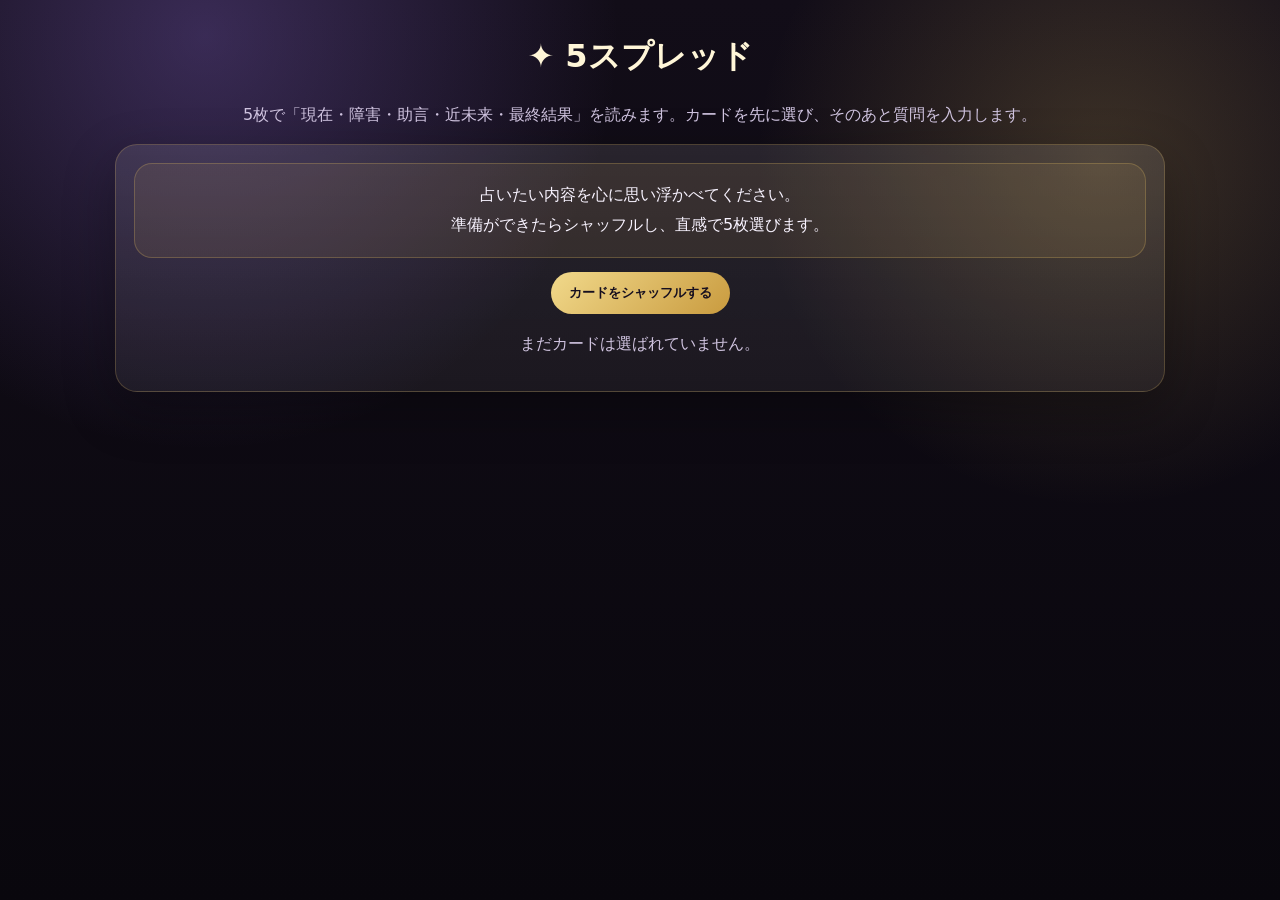
<file: five-spread.html>
<!DOCTYPE html>
<html lang="ja">
<head>
<meta charset="UTF-8">
<meta name="viewport" content="width=device-width,initial-scale=1,viewport-fit=cover">
<title>5スプレッド - タロット占い</title>
<meta name="theme-color" content="#120d18">
<style>
:root{--gold:#d8b45f;--text:#f8f3ff;--muted:#cfc3df;--panel:rgba(31,24,43,.9)}*{box-sizing:border-box}body{margin:0;padding:14px;font-family:"Hiragino Sans","Yu Gothic",system-ui,sans-serif;color:var(--text);background:radial-gradient(circle at 16% 4%,rgba(142,107,216,.32),transparent 30%),radial-gradient(circle at 86% 18%,rgba(216,180,95,.22),transparent 26%),linear-gradient(180deg,#120d18,#09070d);min-height:100vh}.app{max-width:1050px;margin:auto}.panel{background:linear-gradient(180deg,rgba(255,255,255,.10),rgba(255,255,255,.055));border:1px solid rgba(216,180,95,.25);border-radius:22px;padding:18px;margin:14px 0;box-shadow:0 18px 52px rgba(0,0,0,.3)}h1,h2,h3{color:#fff6d8}h1{text-align:center}.lead,.small{color:var(--muted);line-height:1.7}.lead{text-align:center}.intro{text-align:center;line-height:1.9;background:rgba(216,180,95,.10);border:1px solid rgba(216,180,95,.28);border-radius:18px;padding:16px}.deck{display:grid;grid-template-columns:repeat(auto-fill,minmax(72px,1fr));gap:9px}.card{height:112px;border-radius:13px;border:2px solid rgba(216,180,95,.75);background:linear-gradient(145deg,#382650,#181020 58%,#3b2a50);color:#fff;cursor:pointer;position:relative}.card:after{content:"✦";position:absolute;inset:0;display:grid;place-items:center;color:var(--gold);font-size:28px}.card.used{opacity:.45;pointer-events:none}.card.used:after{display:none}.card .face{display:none;text-align:center;padding:8px;font-size:11px}.card.used .face{display:block}.num{display:inline-block;background:#fef3c7;color:#21172b;border-radius:999px;padding:2px 7px;font-weight:900;margin-bottom:5px}.spread{display:grid;grid-template-columns:repeat(5,1fr);gap:12px}.slot{background:#ffffff10;border:1px solid #ffffff25;border-radius:16px;padding:12px;text-align:center}.slot .symbol{font-size:32px}.slot .name{font-weight:900;margin-top:5px}.slot .pos{font-size:12px;color:#fde68a}.slot .label{font-size:12px;color:#d9ccff;margin-top:6px;line-height:1.4}textarea{width:100%;min-height:90px;border:1px solid rgba(216,180,95,.32);border-radius:14px;background:#120e18;color:var(--text);padding:13px 14px;font-size:16px}button.action{border:0;border-radius:999px;padding:12px 18px;font-weight:900;background:linear-gradient(135deg,#f1d98b,#c99b3f);color:#160f1f;cursor:pointer}.buttons{display:flex;gap:10px;flex-wrap:wrap;justify-content:center;margin-top:14px}.reading{line-height:1.85}.item{background:#ffffff10;border:1px solid #ffffff20;border-radius:16px;padding:13px;margin:10px 0}.hidden{display:none!important}.counter{text-align:center;color:#fde68a;margin:8px}.copy{min-height:190px;font-size:13px}@media(max-width:760px){.spread{grid-template-columns:1fr}.slot{display:grid;grid-template-columns:64px 1fr;gap:8px;text-align:left}.slot .symbol{grid-row:1/5;align-self:center;text-align:center}.deck{grid-template-columns:repeat(auto-fill,minmax(62px,1fr))}.card{height:100px}}
</style>
</head>
<body><div class="app">
<h1>✦ 5スプレッド</h1><p class="lead">5枚で「現在・障害・助言・近未来・最終結果」を読みます。カードを先に選び、そのあと質問を入力します。</p>
<section class="panel"><div class="intro">占いたい内容を心に思い浮かべてください。<br>準備ができたらシャッフルし、直感で5枚選びます。</div><div class="buttons"><button class="action" onclick="start()">カードをシャッフルする</button></div><p id="status" class="small" style="text-align:center">まだカードは選ばれていません。</p></section>
<section id="deckPanel" class="panel hidden"><h2 style="text-align:center">カードを5枚選んでください</h2><div id="counter" class="counter">0 / 5</div><div id="deck" class="deck"></div></section>
<section id="spreadPanel" class="panel hidden"><h2 style="text-align:center">5枚の展開</h2><div id="spread" class="spread"></div><div style="margin-top:18px"><label><strong>占いたい内容</strong></label><textarea id="question" placeholder="例：千葉のお客さんは実際の内見を経て購入されますか？"></textarea><div class="buttons"><button class="action" onclick="readSpread()">長文リーディングを表示する</button></div></div></section>
<section id="resultPanel" class="panel hidden"><div id="reading" class="reading"></div><h2>GPTでさらに深掘りする文章</h2><p class="small">下の文章をChatGPTへ貼り付けると、5枚の関係性まで含めて詳しく読めます。</p><textarea id="copyText" class="copy" readonly></textarea><div class="buttons"><button class="action" onclick="copyPrompt()">GPT用文章をコピー</button><button class="action" onclick="start()">もう一度占う</button></div><p id="toast" class="small" style="text-align:center"></p></section>
</div><script>
const TAROT=[
['愚者','🃏','新しい始まり、自由、未知への一歩。','準備不足、軽率さ、見通しの甘さ。'],['魔術師','✴','行動力、創造力、実現力。','空回り、準備不足、力をうまく使えていない。'],['女教皇','☾','直感、知性、静かな判断。','考えすぎ、不安、情報不足。'],['女帝','🌿','豊かさ、成長、魅力。','甘え、停滞、過剰な期待。'],['皇帝','♜','安定、責任、現実的な勝ち筋。','頑固、圧力、柔軟性不足。'],['教皇','♙','信頼、助言、正攻法。','形式への縛り、古いやり方への違和感。'],['恋人','♡','選択、調和、納得感。','迷い、不一致、優柔不断。'],['戦車','⚔','前進、勝負、突破力。','焦り、暴走、方向違い。'],['力','♌','粘り、信頼、内面の強さ。','自信不足、消耗、不安。'],['隠者','☌','熟考、専門性、静かな答え。','孤立、考えすぎ、遅れ。'],['運命の輪','◎','転機、好機、タイミング。','タイミング違い、停滞、予測不能。'],['正義','⚖','公平、契約、妥当な判断。','不均衡、条件の見落とし、判断ミス。'],['吊るされた男','☍','待つ価値、視点転換、忍耐。','報われにくい我慢、停滞、犠牲感。'],['死神','♱','区切り、変化、再出発。','未練、変化への抵抗、先延ばし。'],['節制','♒','調整、バランス、穏やかな改善。','中途半端、不調和、ペースの乱れ。'],['悪魔','♑','執着、誘惑、魅力ある罠。','依存からの解放、悪循環の断ち切り。'],['塔','⚡','急変、破壊、想定外。','崩壊回避、小さな崩れ、警告。'],['星','✧','希望、回復、未来の可能性。','期待先行、現実感不足、不安。'],['月','☽','不安、曖昧さ、見えない要素。','誤解が晴れる、真実が見える。'],['太陽','☀','成功、明るい結果、満足。','成功はあるが遅い、詰めの甘さ、過信。'],['審判','✺','再評価、復活、決断の時。','決断遅れ、過去への未練。'],['世界','◉','完成、達成、最良の着地。','あと一歩、未完成、詰め不足。']];
const POS=[['1. 現在','今この問題で最も強く働いている状況'],['2. 障害','進行を妨げているもの、注意すべき点'],['3. 助言','現実を動かすために取るべき姿勢や行動'],['4. 近未来','このまま進んだ場合に近く表面化しやすい展開'],['5. 最終結果','現在の流れが向かいやすい着地点']];
let deck=[],sel=[],question='',readingText='';
function shuffle(a){const b=[...a];for(let i=b.length-1;i>0;i--){const j=Math.floor(Math.random()*(i+1));[b[i],b[j]]=[b[j],b[i]]}return b}
function start(){deck=shuffle(TAROT.map((x,i)=>({n:x[0],s:x[1],u:x[2],r:x[3],rev:Math.random()<.45,id:i})));sel=[];question='';readingText='';document.getElementById('deckPanel').classList.remove('hidden');document.getElementById('spreadPanel').classList.add('hidden');document.getElementById('resultPanel').classList.add('hidden');document.getElementById('status').textContent='心の中でテーマを保ったまま5枚選んでください。';renderDeck();window.scrollTo({top:0,behavior:'smooth'})}
function renderDeck(){const e=document.getElementById('deck');e.innerHTML='';deck.forEach(c=>{const used=sel.includes(c),b=document.createElement('button');b.className='card'+(used?' used':'');b.disabled=used||sel.length>=5;if(used){const k=sel.indexOf(c)+1;b.innerHTML=`<div class="face"><span class="num">${k}</span><br><b>${c.s} ${c.n}</b><br>${c.rev?'逆位置':'正位置'}</div>`}b.onclick=()=>{sel.push(c);renderDeck();document.getElementById('status').textContent=sel.length<5?`あと${5-sel.length}枚選んでください。`:'5枚選び終わりました。質問を入力してください。';if(sel.length===5)renderSpread()};e.appendChild(b)});document.getElementById('counter').textContent=sel.length+' / 5'}
function renderSpread(){document.getElementById('spreadPanel').classList.remove('hidden');document.getElementById('spread').innerHTML=sel.map((c,i)=>`<div class="slot"><div class="symbol">${c.s}</div><div class="name">${c.n}</div><div class="pos">${c.rev?'逆位置':'正位置'}</div><div class="label"><b>${POS[i][0]}</b><br>${POS[i][1]}</div></div>`).join('');document.getElementById('spreadPanel').scrollIntoView({behavior:'smooth',block:'start'})}
function meaning(c){return c.rev?c.r:c.u}
function readSpread(){if(sel.length!==5)return alert('先に5枚選んでください。');const q=document.getElementById('question').value.trim();if(!q)return alert('占いたい内容を入力してください。');question=q;let h=`<h2>5スプレッド・リーディング</h2><p><strong>占いたい内容：</strong>${escapeHtml(q)}</p><h3>全体の結論</h3><p>現在の「${sel[0].n}」から、障害の「${sel[1].n}」、助言の「${sel[2].n}」を経て、近未来の「${sel[3].n}」、最終結果の「${sel[4].n}」へ進む流れです。特に3枚目の助言を現実の行動へ落とし込めるかが、5枚目の結果を良い方向へ寄せる鍵になります。</p>`;h+=sel.map((c,i)=>`<div class="item"><h3>${POS[i][0]}：${c.n}（${c.rev?'逆位置':'正位置'}）</h3><p><strong>位置の意味：</strong>${POS[i][1]}</p><p>${meaning(c)}</p><p>${c.rev?'逆位置なので、失敗確定ではなく、準備不足・認識のずれ・タイミングの調整点として読むのが現実的です。':'正位置なのでカード本来の性質が比較的素直に出やすい状態です。良い流れでも確認を省かないことが大切です。'}</p></div>`).join('');h+=`<h3>現実的な行動アドバイス</h3><p>まず障害の「${sel[1].n}」が示す問題を具体化し、助言の「${sel[2].n}」を一つの行動に変えてください。相手がいる問いなら連絡・条件・返答期限、お金なら金額・損益・期限、仕事なら担当・工数・判断期限のように数字や事実へ置き換えると、この展開を現実に活かしやすくなります。</p><h3>短くまとめると</h3><p>結論カードは「${sel[4].n}（${sel[4].rev?'逆位置':'正位置'}）」。ただし固定された未来ではありません。障害への対処と助言カードの実行によって、着地点は変わり得ます。</p>`;document.getElementById('reading').innerHTML=h;readingText=document.getElementById('reading').innerText;document.getElementById('copyText').value=promptText();document.getElementById('resultPanel').classList.remove('hidden');document.getElementById('resultPanel').scrollIntoView({behavior:'smooth',block:'start'})}
function promptText(){const lines=sel.map((c,i)=>`${POS[i][0]}：${c.n}（${c.rev?'逆位置':'正位置'}）`).join('\n');return `以下はタロット占いアプリで出た5スプレッドの結果です。\nこの内容をもとに、5枚の関係性を重視し、かなり詳しく、現実的な行動アドバイスまで含めて日本語で深掘り解説してください。\n\n【占いの種類】\n5スプレッド\n\n【占いたい内容】\n${question}\n\n【出たカード】\n${lines}\n\n【アプリ内リーディング】\n${readingText}\n\n【解説してほしいこと】\n・全体の結論\n・5枚それぞれの役割と意味\n・カード同士のつながり\n・正位置／逆位置を踏まえた注意点\n・質問内容に対してどう読めるか\n・現実的にどう行動すべきか\n・避けた方がいい判断\n・最後に短くまとめたアドバイス`}
function copyPrompt(){const b=document.getElementById('copyText');b.value=promptText();b.focus();b.select();let ok=false;try{ok=document.execCommand('copy')}catch(e){}if(ok){document.getElementById('toast').textContent='コピーしました。ChatGPTに貼り付けて深掘りできます。'}else if(navigator.clipboard&&window.isSecureContext){navigator.clipboard.writeText(b.value).then(()=>document.getElementById('toast').textContent='コピーしました。ChatGPTに貼り付けて深掘りできます。').catch(()=>document.getElementById('toast').textContent='自動コピーできませんでした。文章を選択してコピーしてください。')}else document.getElementById('toast').textContent='文章を選択してコピーしてください。'}
function escapeHtml(s){return s.replace(/[&<>"']/g,m=>({'&':'&amp;','<':'&lt;','>':'&gt;','"':'&quot;',"'":'&#39;'}[m]))}
</script></body></html>
</file>
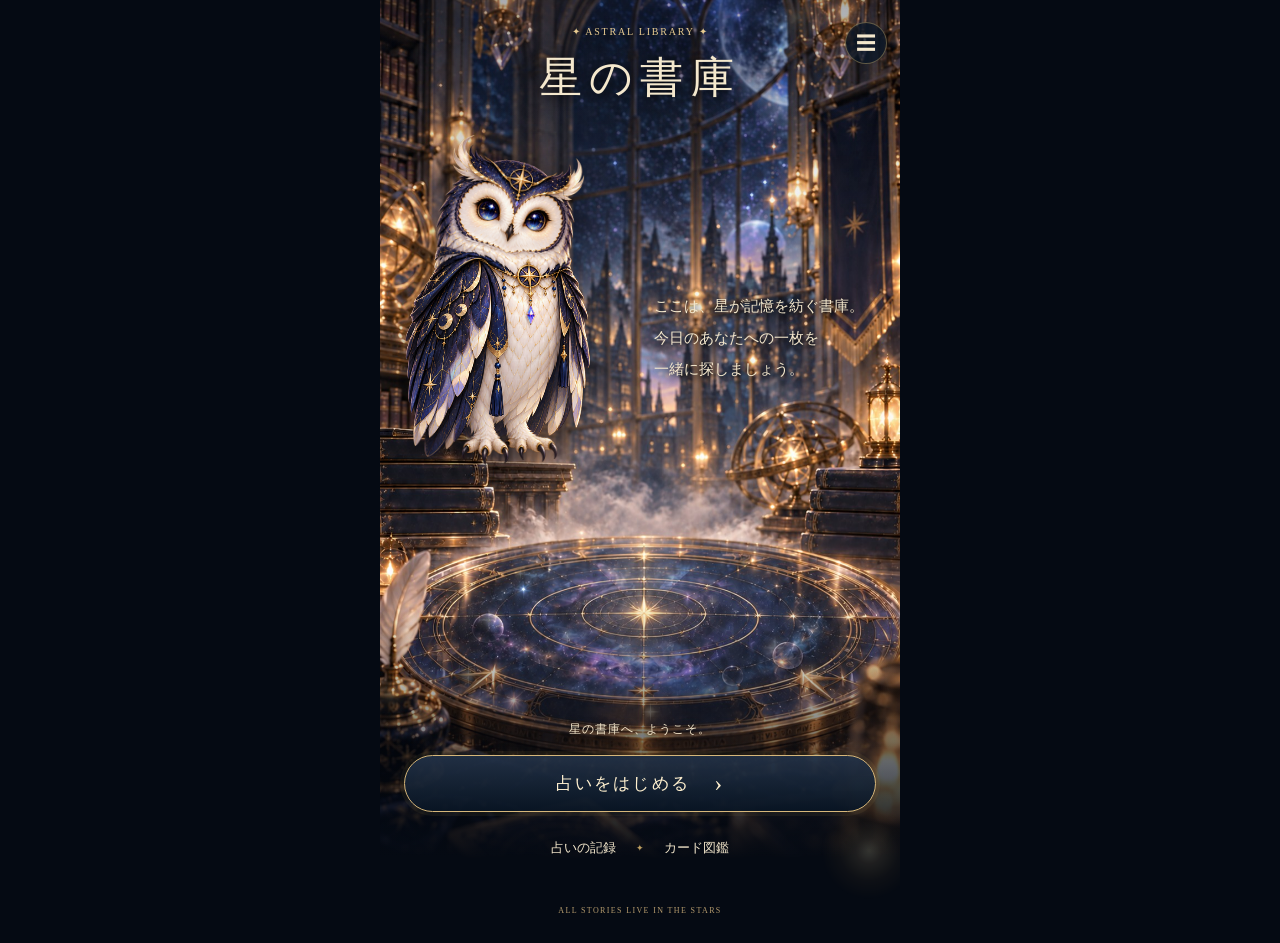
<file: library-entrance.html>
<!doctype html>
<html lang="ja"><head><meta charset="utf-8"><meta name="viewport" content="width=device-width,initial-scale=1,viewport-fit=cover"><meta name="theme-color" content="#080f20"><title>星の書庫｜ASTRAL LIBRARY</title><link rel="stylesheet" href="library-entrance.css?v=4"><link rel="stylesheet" href="oracle-journal.css?v=1"></head>
<body><main class="library-shell" id="shell">
<div class="backdrop" aria-hidden="true"></div><div class="living-lights" aria-hidden="true"></div><header class="masthead"><p class="brand">✦ ASTRAL LIBRARY ✦</p><h1>星の書庫</h1><p class="subtitle">あなたの物語を、星とともに。</p><button class="menu-toggle" id="menuOpen" aria-label="メニューを開く" aria-haspopup="dialog">☰</button></header>
<section id="home" class="home-view" aria-label="星の書庫の入口"><div class="character-stage"><div class="owl" id="owl" role="img" aria-label="紺と金の羽を持つフクロウ。ときどき瞬きや首かしげをし、耳の羽を震わせます。"><div class="feet"><img class="layer" src="owl-open.png" alt=""></div><div class="torso"><img class="layer" src="owl-open.png" alt=""><canvas class="breath-canvas" width="480" height="852" aria-hidden="true"></canvas><span class="brooch"></span></div><div class="head"><div class="ear ear-left"><img class="layer" src="owl-open.png" alt=""></div><div class="ear ear-right"><img class="layer" src="owl-open.png" alt=""></div><img class="layer head-base" src="owl-open.png" alt=""><img class="layer eyes" src="owl-closed.png" alt=""></div></div></div><p class="welcome">ここは、星が記憶を紡ぐ書庫。<br>今日のあなたへの一枚を<br>一緒に探しましょう。</p>
<svg class="entrance-chart" viewBox="0 0 400 140" aria-hidden="true"><g fill="none" stroke="#ffe8a7" stroke-width="1"><ellipse cx="200" cy="70" rx="165" ry="52" pathLength="1"/><ellipse cx="200" cy="70" rx="110" ry="35" pathLength="1"/><path d="M35 70H365M200 18V122M83 33L317 107M83 107L317 33" pathLength="1"/></g><circle cx="200" cy="70" r="5" fill="#fff6ca"/></svg><div class="entrance-glow" aria-hidden="true"></div>
<div class="home-actions"><p id="greetingStatus" role="status">星の書庫へ、ようこそ。</p><button id="start" class="primary">占いをはじめる <span aria-hidden="true">›</span></button><nav class="quick-links" aria-label="書庫の案内"><a href="#records">占いの記録</a><span aria-hidden="true">✦</span><a href="#cards">カード図鑑</a></nav></div></section>
<section id="choose" class="panel" hidden aria-labelledby="chooseTitle"><a href="#home" class="back-link">‹ 書庫の入口へ</a><p class="eyebrow">CHOOSE YOUR READING</p><h2 id="chooseTitle" tabindex="-1">今日は、何を星に<br>尋ねますか？</h2><p>心に浮かぶ問いを、そっと携えて。</p><a class="reading available" href="one-oracle-art-demo.html?from=library"><img src="assets/astral/card-back.jpg" alt="" width="60" height="96"><div><small>一枚からのメッセージ</small><h3>ワンオラクル</h3><p>今のあなたに必要な言葉を受け取る。</p><span class="read-link">この占いをはじめる ›</span></div></a><div class="reading upcoming"><div class="symbol" aria-hidden="true">✧ ✧ ✧</div><div><h3>ほかの占い</h3><p>新しい占いは、これから少しずつ。</p><span class="badge">準備中</span></div></div></section>
<section id="records" class="panel" hidden aria-labelledby="recordsTitle"><a href="#home" class="back-link">‹ 書庫の入口へ</a><p class="eyebrow">YOUR JOURNAL</p><h2 id="recordsTitle" tabindex="-1">占いの記録</h2><div id="journalView"></div></section>
<section id="cards" class="panel" hidden aria-labelledby="cardsTitle"><a href="#home" class="back-link">‹ 書庫の入口へ</a><p class="eyebrow">CARD COLLECTION</p><h2 id="cardsTitle" tabindex="-1">カード図鑑</h2><div class="empty"><img src="assets/astral/card-back.jpg" alt="星と月を描いたカードの裏面" width="90" height="144"><h3>カードの物語を集めています</h3><p>絵や意味をゆっくり読み返せる図鑑を<br>これから用意していきます。</p><span class="badge">準備中</span></div></section>
<footer>ALL STORIES LIVE IN THE STARS</footer></main>
<dialog id="menu" aria-labelledby="menuTitle"><div class="dialog-head"><h2 id="menuTitle">書庫のメニュー</h2><button id="menuClose" aria-label="メニューを閉じる">×</button></div><nav aria-label="メニュー"><a href="#home">書庫の入口</a><a href="#choose">占いを選ぶ</a><a href="#records">占いの記録</a><a href="#cards">カード図鑑</a></nav><label class="motion-setting"><input id="still" type="checkbox"> 動きを控えめにする</label><p>フクロウの動きや背景の明滅を抑えます。</p></dialog><script src="library-entrance.js?v=3"></script><script src="oracle-messages.js?v=1"></script><script src="oracle-journal-store.js?v=1"></script><script src="oracle-journal-ui.js?v=1"></script></body></html>
</file>
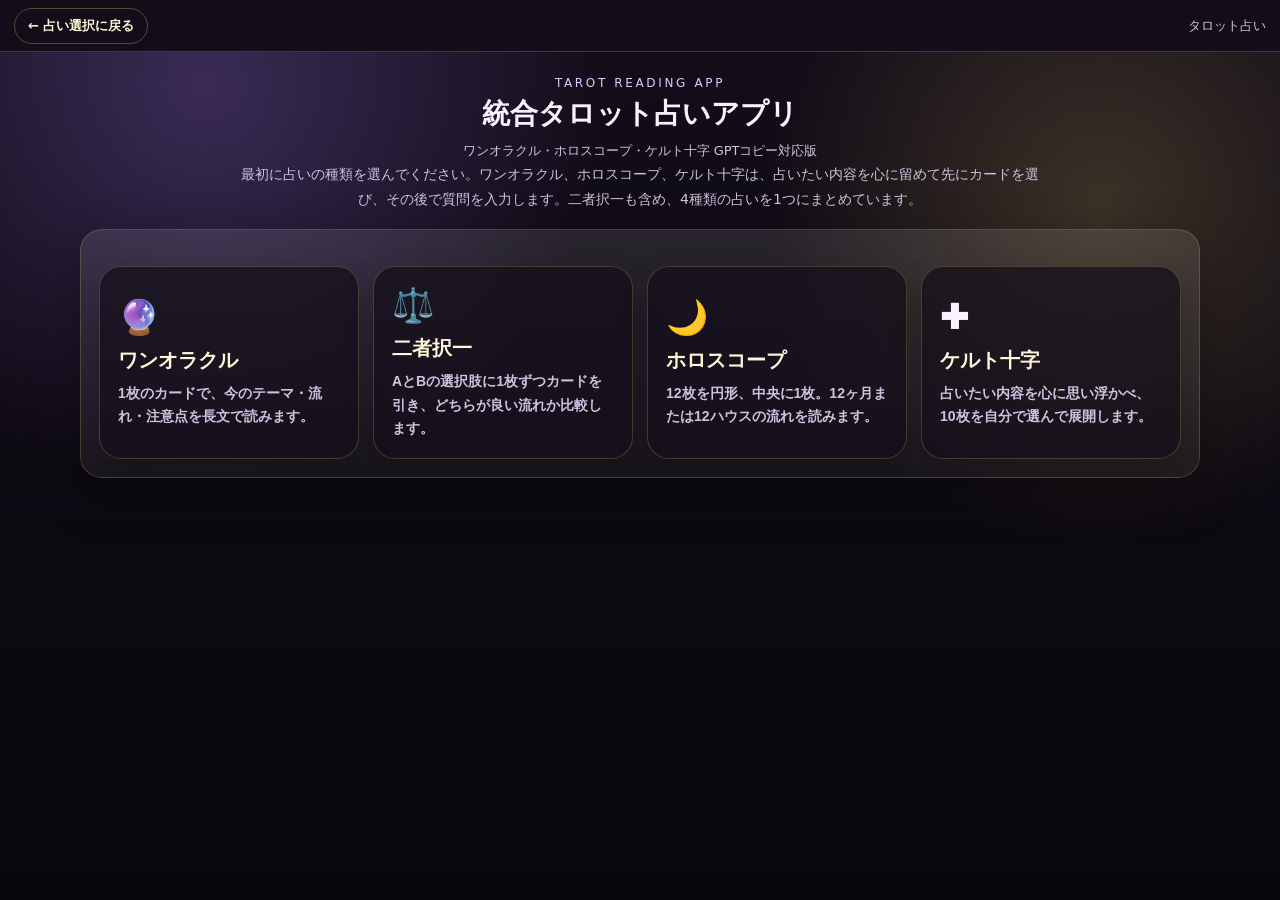
<file: mode.html>
<!DOCTYPE html>
<html lang="ja">
<head>
<meta charset="UTF-8">
<meta name="viewport" content="width=device-width,initial-scale=1,viewport-fit=cover">
<title>タロット占い</title>
<meta name="theme-color" content="#120d18">
<style>
*{box-sizing:border-box}html,body{margin:0;width:100%;height:100%;background:#09070d;font-family:"Hiragino Sans","Yu Gothic",system-ui,sans-serif}.bar{height:52px;display:flex;align-items:center;justify-content:space-between;padding:0 14px;background:#120d18;border-bottom:1px solid rgba(216,180,95,.28);color:#fff6d8}.bar a{color:#fff6d8;text-decoration:none;border:1px solid rgba(216,180,95,.35);border-radius:999px;padding:8px 13px;font-size:13px;font-weight:800}.title{font-size:13px;color:#cfc3df}iframe{display:block;width:100%;height:calc(100% - 52px);border:0;background:#09070d}
</style>
</head>
<body>
<div class="bar"><a href="index.html">← 占い選択に戻る</a><div id="title" class="title">タロット占い</div></div>
<iframe id="app" title="タロット占いアプリ"></iframe>
<script>
const names={one:'ワンオラクル',two:'二者択一',five:'5スプレッド',horo:'ホロスコープ',celtic:'ケルト十字'};
const mode=new URLSearchParams(location.search).get('m');
const frame=document.getElementById('app');
document.getElementById('title').textContent=names[mode]||'タロット占い';
frame.src=mode==='five'?'five-spread.html':'app.html';
frame.addEventListener('load',()=>{
  if(mode==='five') return;
  const w=frame.contentWindow;
  if(mode&&names[mode]&&typeof w.showMode==='function') w.showMode(mode);
});
</script>
</body>
</html>
</file>
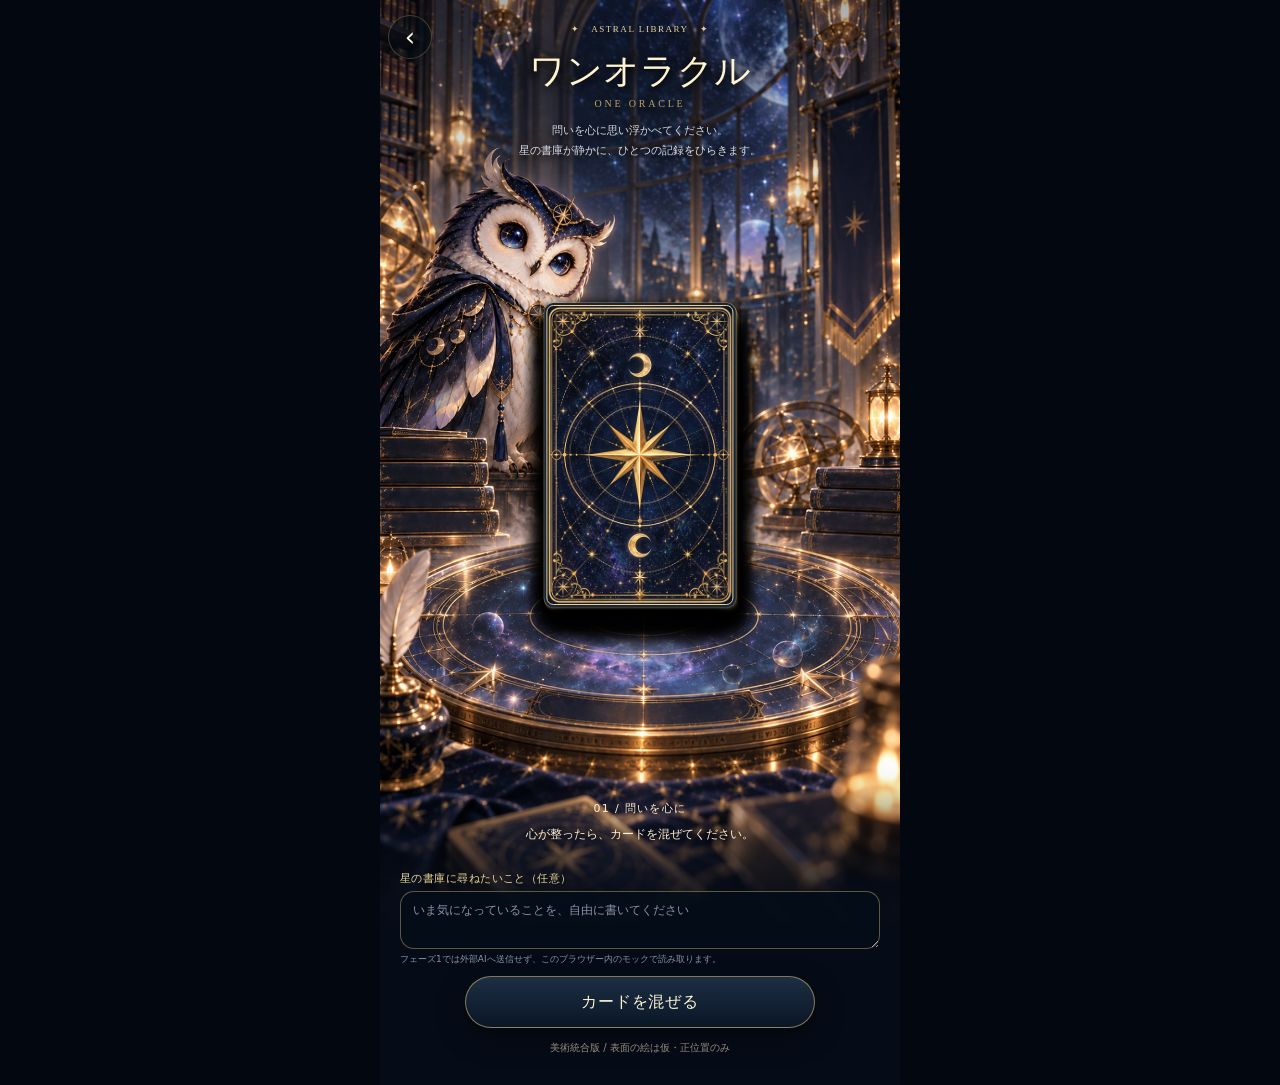
<file: one-oracle-art-demo.html>
<!DOCTYPE html>
<html lang="ja">
<head>
<meta charset="UTF-8">
<meta name="viewport" content="width=device-width,initial-scale=1,viewport-fit=cover">
<meta name="theme-color" content="#06101c">
<title>アストラルライブラリー｜ワンオラクル・美術統合版</title>
<style>
:root{
  --gold:#dec176;
  --gold2:#fff0b5;
  --ivory:#fff8e8;
  --text:#e8edf5;
  --muted:#aeb8c7;
}
*{box-sizing:border-box}
html,body{margin:0;min-height:100%;background:#020610;color:var(--text);font-family:"Hiragino Sans","Yu Gothic",system-ui,-apple-system,sans-serif}
button{font:inherit}
.scene{
  position:relative;min-height:100vh;overflow:hidden;isolation:isolate;
  background:
    radial-gradient(circle at 50% 12%,rgba(103,135,196,.20),transparent 25%),
    radial-gradient(ellipse at 49% 66%,rgba(102,78,172,.19),transparent 32%),
    radial-gradient(ellipse at 66% 72%,rgba(49,104,157,.13),transparent 30%),
    linear-gradient(180deg,#0b1828,#07131f 45%,#030812 100%);
}
.scene::after{
  content:"";position:absolute;inset:0;z-index:40;pointer-events:none;
  background:linear-gradient(90deg,rgba(0,0,0,.58),transparent 23%,transparent 77%,rgba(0,0,0,.58)),
             linear-gradient(180deg,transparent 58%,rgba(0,0,0,.35));
}
.stars{position:absolute;inset:0;z-index:-8;opacity:.68;background-image:
 radial-gradient(circle at 9% 12%,#fff 0 1px,transparent 1.4px),
 radial-gradient(circle at 18% 28%,#ffe7a8 0 1px,transparent 1.5px),
 radial-gradient(circle at 31% 15%,#dce9ff 0 1px,transparent 1.4px),
 radial-gradient(circle at 47% 8%,#fff 0 1px,transparent 1.4px),
 radial-gradient(circle at 61% 24%,#e9dcff 0 1px,transparent 1.5px),
 radial-gradient(circle at 73% 12%,#fff3c5 0 1px,transparent 1.4px),
 radial-gradient(circle at 87% 31%,#fff 0 1px,transparent 1.4px),
 radial-gradient(circle at 14% 62%,#dbe8ff 0 1px,transparent 1.5px),
 radial-gradient(circle at 82% 68%,#fff0bd 0 1px,transparent 1.5px)
}
.library{position:absolute;inset:0;z-index:-7;pointer-events:none}
.window{
  position:absolute;left:50%;top:8%;transform:translateX(-50%);
  width:min(70vw,610px);height:min(68vh,720px);
  border:1px solid rgba(222,193,119,.22);border-bottom:0;
  border-radius:52% 52% 0 0 / 24% 24% 0 0;
  box-shadow:inset 0 0 80px rgba(100,137,194,.07);
}
.window::before{content:"";position:absolute;inset:8% 10% 0;border:1px solid rgba(222,193,119,.10);border-bottom:0;border-radius:52% 52% 0 0 / 24% 24% 0 0}
.shelf{position:absolute;top:8%;bottom:0;width:18%;opacity:.36;background:
 repeating-linear-gradient(180deg,transparent 0 10%,rgba(204,173,101,.15) 10.3% 10.6%,transparent 10.9% 18%),
 repeating-linear-gradient(90deg,rgba(8,18,30,.82) 0 11%,rgba(100,75,45,.16) 11% 14%,rgba(8,18,30,.82) 14% 21%)}
.shelf.left{left:0}.shelf.right{right:0}
.header{position:relative;z-index:30;text-align:center;padding:calc(env(safe-area-inset-top) + 16px) 16px 0}
.back{position:absolute;left:14px;top:calc(env(safe-area-inset-top) + 14px);width:44px;height:44px;border-radius:50%;display:grid;place-items:center;text-decoration:none;color:var(--ivory);font-size:26px;border:1px solid rgba(222,193,119,.28);background:rgba(5,13,22,.38)}
.brand{font-family:Georgia,serif;font-size:11px;letter-spacing:.22em;color:#e3d29a}
.title{margin:8px 0 2px;font-family:Georgia,"Yu Mincho",serif;font-size:clamp(26px,7vw,38px);font-weight:500;color:#fff4d1}
.sub{font-family:Georgia,serif;font-size:10px;letter-spacing:.28em;color:#baa369}
.prompt{margin:10px auto 0;max-width:470px;font-size:12px;line-height:1.75;color:#d7ddea}
.room{position:relative;max-width:760px;margin:0 auto;min-height:min(760px,76vh);padding:6px 4px 112px;z-index:10}
.owl{position:absolute;left:clamp(0px,4vw,34px);top:29%;width:clamp(104px,27vw,174px);z-index:18;filter:drop-shadow(0 18px 28px rgba(0,0,0,.55))}
.owl svg{width:100%;display:block}
.card{
  position:absolute;left:50%;top:19%;transform:translateX(-50%);
  width:clamp(76px,20vw,118px);aspect-ratio:.625;z-index:24;border-radius:10px;overflow:hidden;
  background:radial-gradient(circle at 50% 48%,rgba(238,205,116,.12),transparent 20%),linear-gradient(145deg,#123451,#07172a 58%,#0e2b46);
  border:1px solid rgba(245,219,145,.72);box-shadow:0 0 24px rgba(224,194,110,.15),0 18px 34px rgba(0,0,0,.48)
}
.card::before{content:"";position:absolute;inset:8px;border:1px solid rgba(229,200,126,.56);border-radius:7px}
.card::after{content:"✦";position:absolute;left:50%;top:50%;transform:translate(-50%,-50%);font-size:clamp(30px,8vw,50px);color:#efd582;text-shadow:0 0 14px rgba(247,226,156,.52)}
.board-area{position:absolute;left:50%;bottom:4%;transform:translateX(-50%);width:min(94vw,640px);aspect-ratio:1.28;z-index:13}
.board{
  position:absolute;left:50%;top:50%;transform:translate(-50%,-50%) perspective(780px) rotateX(59deg);
  width:82%;aspect-ratio:1;border-radius:50%;
  background:
    radial-gradient(circle at 50% 50%,rgba(252,234,177,.09) 0 4%,transparent 5% 24%,rgba(223,200,132,.05) 24.5% 25%,transparent 25.5%),
    radial-gradient(circle at 35% 62%,rgba(131,89,184,.30),transparent 28%),
    radial-gradient(circle at 63% 41%,rgba(62,123,189,.28),transparent 30%),
    rgba(10,31,50,.60);
  border:2px solid rgba(227,202,133,.48);
  box-shadow:inset 0 0 34px rgba(151,204,235,.12),0 0 0 8px rgba(94,72,41,.09),0 28px 65px rgba(0,0,0,.60)
}
.board::after{content:"";position:absolute;left:-4%;right:-4%;top:14%;height:17%;transform:rotate(-15deg);background:linear-gradient(180deg,rgba(255,255,255,.11),transparent);filter:blur(8px);opacity:.56;border-radius:50%}
.diagram{position:absolute;left:50%;top:48%;width:64%;aspect-ratio:1;transform:translate(-50%,-50%) perspective(780px) rotateX(59deg);z-index:17;filter:drop-shadow(0 0 4px rgba(239,213,137,.20))}
.diagram .ring,.diagram .axis,.diagram .node-line{fill:none;stroke-linecap:round;stroke-linejoin:round}
.diagram .ring{stroke:rgba(229,206,139,.52);stroke-width:1.1}
.diagram .ring.soft{stroke:rgba(175,194,224,.22);stroke-width:.8}
.diagram .axis{stroke:rgba(229,206,139,.19);stroke-width:.75}
.diagram .draw{stroke-dasharray:1000;stroke-dashoffset:1000}
.diagram .node-line{stroke:rgba(235,215,151,.70);stroke-width:1.2;stroke-dasharray:220;stroke-dashoffset:220}
.diagram .star-node{fill:#fff0b0;opacity:0;filter:url(#strongGlow)}
.diagram .secondary{fill:#a8c7ee;opacity:0}
.core-halo,.pulse-ring,.core,.beam-dot{position:absolute;left:50%;top:52%;transform:translate(-50%,-50%)}
.core-halo{width:clamp(118px,27vw,188px);aspect-ratio:1;border-radius:50%;z-index:20;background:radial-gradient(circle,rgba(255,234,163,.20) 0 11%,rgba(143,126,209,.15) 26%,rgba(78,128,180,.08) 46%,transparent 70%);opacity:.30}
.pulse-ring{width:clamp(118px,27vw,188px);aspect-ratio:1;border-radius:50%;z-index:19;border:1px solid rgba(244,222,150,.28);opacity:0}
.core{
  width:clamp(56px,14vw,88px);aspect-ratio:1;border-radius:50%;z-index:23;
  background:radial-gradient(circle at 34% 28%,#fffdf0 0 3%,#f6e4a9 7%,#b5a4df 23%,#6481bc 40%,#24435f 60%,#08141f 75%);
  border:1px solid rgba(249,228,163,.80);box-shadow:0 0 8px rgba(247,222,148,.28),0 0 28px rgba(133,114,199,.32),0 0 62px rgba(65,118,170,.13)
}
.core::before{content:"";position:absolute;inset:15%;border-radius:50%;border:1px solid rgba(255,246,207,.35)}
.core::after{content:"✦";position:absolute;inset:0;display:grid;place-items:center;color:#fff1b9;font-size:25px;text-shadow:0 0 10px #fff2bb,0 0 24px rgba(240,201,102,.72)}
.beam-dot{width:8px;height:8px;border-radius:50%;z-index:25;background:#fff7cb;box-shadow:0 0 8px #fff3bb,0 0 20px rgba(244,205,112,.82);opacity:0}
.mist{position:absolute;left:5%;right:5%;bottom:14%;height:145px;z-index:20;pointer-events:none;opacity:.62}
.mist::before,.mist::after{content:"";position:absolute;border-radius:50%;filter:blur(25px)}
.mist::before{left:0;right:44%;top:22%;bottom:4%;background:radial-gradient(ellipse,rgba(176,193,227,.15),rgba(128,145,196,.05) 55%,transparent 74%)}
.mist::after{left:39%;right:0;top:0;bottom:24%;background:radial-gradient(ellipse,rgba(164,131,203,.14),rgba(105,126,180,.05) 55%,transparent 72%)}
.spark{position:absolute;width:4px;height:4px;border-radius:50%;background:#fff0b0;box-shadow:0 0 8px rgba(255,239,181,.85);opacity:.14;z-index:22}
.s1{left:42%;top:40%}.s2{left:61%;top:44%;transform:scale(.7)}.s3{left:35%;top:57%;transform:scale(.55)}.s4{left:67%;top:62%;transform:scale(.5)}
.bottom{position:absolute;left:50%;bottom:max(18px,env(safe-area-inset-bottom));transform:translateX(-50%);width:min(86vw,450px);z-index:50;text-align:center}
.caption{font-size:10px;color:rgba(215,222,233,.74);margin-bottom:9px}
button{
  width:100%;height:52px;border-radius:999px;border:1px solid rgba(224,194,117,.56);color:#fff5d6;
  background:linear-gradient(180deg,rgba(31,50,71,.93),rgba(10,23,38,.96));box-shadow:0 9px 28px rgba(0,0,0,.38);letter-spacing:.06em;cursor:pointer
}
button:focus-visible{outline:2px solid #fff2b1;outline-offset:3px}
.status{font-size:10px;color:#aeb8c7;margin-top:8px;min-height:16px}
.badge{position:absolute;right:10px;top:10px;z-index:55;padding:5px 8px;border-radius:999px;border:1px solid rgba(215,184,107,.18);background:rgba(2,9,17,.42);font-size:9px;color:#aa9b74}

/* animation */
.scene.playing .core{animation:coreWake 2.6s cubic-bezier(.22,.61,.36,1) both}
.scene.playing .core-halo{animation:haloWake 2.6s cubic-bezier(.22,.61,.36,1) both}
.scene.playing .pulse-ring{animation:ringPulse 1.5s ease-out .5s both}
.scene.playing .diagram .outer{animation:drawLine 1.2s cubic-bezier(.3,.7,.2,1) .45s forwards}
.scene.playing .diagram .mid{animation:drawLine 1.05s cubic-bezier(.3,.7,.2,1) .72s forwards}
.scene.playing .diagram .inner{animation:drawLine .9s cubic-bezier(.3,.7,.2,1) .98s forwards}
.scene.playing .diagram .a1{animation:drawLine .72s ease-out 1.13s forwards}
.scene.playing .diagram .a2{animation:drawLine .72s ease-out 1.22s forwards}
.scene.playing .diagram .a3{animation:drawLine .72s ease-out 1.31s forwards}
.scene.playing .diagram .a4{animation:drawLine .72s ease-out 1.40s forwards}
.scene.playing .diagram .node-line{animation:drawNode .8s cubic-bezier(.22,.61,.36,1) 1.72s forwards}
.scene.playing .diagram .star-node{animation:nodeReveal .7s ease-out 2.24s forwards}
.scene.playing .diagram .n1{animation:smallNode .5s ease-out 1.60s forwards}
.scene.playing .diagram .n2{animation:smallNode .5s ease-out 1.78s forwards}
.scene.playing .diagram .n3{animation:smallNode .5s ease-out 1.94s forwards}
.scene.playing .beam-dot{animation:travel 1s cubic-bezier(.4,0,.2,1) 1.52s forwards}
.scene.playing .spark.s1{animation:sparkle 1.8s ease-in-out .48s both}
.scene.playing .spark.s2{animation:sparkle 1.8s ease-in-out .85s both}
.scene.playing .spark.s3{animation:sparkle 1.8s ease-in-out 1.18s both}
.scene.playing .spark.s4{animation:sparkle 1.8s ease-in-out 1.42s both}
.scene.playing .card{animation:cardRespond 1.4s ease-out 2.1s both}
@keyframes coreWake{
  0%{transform:translate(-50%,-50%) scale(.93);filter:brightness(.72) saturate(.84);box-shadow:0 0 4px rgba(247,222,148,.15),0 0 14px rgba(133,114,199,.16)}
  32%{transform:translate(-50%,-50%) scale(1.04);filter:brightness(1.38) saturate(1.08);box-shadow:0 0 13px rgba(255,235,173,.55),0 0 42px rgba(143,120,210,.53),0 0 78px rgba(72,133,188,.21)}
  60%{transform:translate(-50%,-50%) scale(.995);filter:brightness(1.08)}
  100%{transform:translate(-50%,-50%) scale(1);filter:brightness(1);box-shadow:0 0 10px rgba(247,222,148,.36),0 0 32px rgba(133,114,199,.37),0 0 62px rgba(65,118,170,.14)}
}
@keyframes haloWake{0%{opacity:.18;transform:translate(-50%,-50%) scale(.72)}35%{opacity:.70;transform:translate(-50%,-50%) scale(1.08)}100%{opacity:.38;transform:translate(-50%,-50%) scale(1)}}
@keyframes ringPulse{0%{opacity:0;transform:translate(-50%,-50%) scale(.55)}18%{opacity:.70}100%{opacity:0;transform:translate(-50%,-50%) scale(1.35)}}
@keyframes drawLine{to{stroke-dashoffset:0}}
@keyframes drawNode{to{stroke-dashoffset:0}}
@keyframes nodeReveal{0%{opacity:0;r:3}50%{opacity:1;r:8}100%{opacity:1;r:5}}
@keyframes smallNode{from{opacity:0}to{opacity:.7}}
@keyframes travel{0%{opacity:0;transform:translate(-50%,-50%) translateY(0) scale(.6)}12%{opacity:1}82%{opacity:1}100%{opacity:0;transform:translate(-50%,-50%) translateY(-140px) scale(1)}}
@keyframes sparkle{0%,100%{opacity:.12;transform:scale(.5)}50%{opacity:.95;transform:scale(1.35)}}
@keyframes cardRespond{0%{filter:brightness(1)}48%{filter:brightness(1.28);box-shadow:0 0 12px rgba(255,235,173,.35),0 0 32px rgba(224,194,110,.26),0 18px 34px rgba(0,0,0,.48)}100%{filter:brightness(1)}}
@media(max-width:520px){
  .room{min-height:670px}
  .owl{top:31%}
  .board-area{bottom:7%}
  .diagram{width:72%;top:50%}
  .core-halo,.pulse-ring,.core,.beam-dot{top:54%}
  @keyframes travel{0%{opacity:0;transform:translate(-50%,-50%) translateY(0) scale(.6)}12%{opacity:1}82%{opacity:1}100%{opacity:0;transform:translate(-50%,-50%) translateY(-155px) scale(1)}}
}
@media(prefers-reduced-motion:reduce){
  .scene.playing *{animation:none!important}
  .diagram .draw,.diagram .node-line{stroke-dashoffset:0}
  .diagram .star-node{opacity:1}.diagram .secondary{opacity:.7}
}
</style>
<link rel="stylesheet" href="one-oracle-flow.css?v=4">
<link rel="stylesheet" href="one-oracle-luminous.css?v=5">
  <link rel="stylesheet" href="one-oracle-art.css?v=19">
<link rel="stylesheet" href="oracle-journal.css?v=1"></head>
<body>
<main class="scene" id="scene">
  <div class="stars"></div>
  <div class="ambient-lights" aria-hidden="true">
    <i class="ambient-light warm hanging-left"></i>
    <i class="ambient-light warm hanging-right"></i>
    <i class="ambient-light warm sconce-left"></i>
    <i class="ambient-light warm sconce-right"></i>
    <i class="ambient-light warm far-lamp"></i>
    <i class="ambient-light warm armillary-glint"></i>
    <i class="ambient-light cool board-glow"></i>
    <i class="ambient-light pale board-left"></i>
    <i class="ambient-light pale board-right"></i>
  </div>
  <i class="owl-blink-frame owl-blink-left" aria-hidden="true"></i>
  <i class="owl-blink-frame owl-blink-right" aria-hidden="true"></i>
  <div class="library"><div class="shelf left"></div><div class="shelf right"></div><div class="window"></div></div>
  <div class="badge">ONE ORACLE · FLOW DEMO</div>

  <header class="header">
    <a class="back" href="index.html" aria-label="戻る">‹</a>
    <div class="brand">✦ &nbsp; ASTRAL LIBRARY &nbsp; ✦</div>
    <h1 class="title">ワンオラクル</h1>
    <div class="sub">ONE ORACLE</div>
    <p class="prompt">問いを心に思い浮かべてください。<br>星の書庫が静かに、ひとつの記録をひらきます。</p>
  </header>

  <section class="room">
    <div class="ritual-light" aria-hidden="true"><div class="aurora"></div><div class="halo halo-one"></div><div class="halo halo-two"></div><div class="halo halo-three"></div><div class="rays"></div><div class="stardust" id="stardust"></div></div>
    <div class="owl" aria-label="星のフクロウ精霊">
      <svg viewBox="0 0 180 230" role="img" aria-label="星のフクロウ精霊">
        <defs>
          <radialGradient id="eye" cx="42%" cy="34%"><stop offset="0" stop-color="#fff"/><stop offset=".18" stop-color="#8ab6e8"/><stop offset=".55" stop-color="#345b93"/><stop offset="1" stop-color="#06101c"/></radialGradient>
          <linearGradient id="white" x1="0" y1="0" x2="1" y2="1"><stop offset="0" stop-color="#fffdf5"/><stop offset=".58" stop-color="#e2e1db"/><stop offset="1" stop-color="#94a4b5"/></linearGradient>
        </defs>
        <path d="M30 86C18 51 39 24 67 31L90 8l23 23c28-7 49 20 37 55 18 22 18 69 4 102-14 32-38 44-64 44s-50-12-64-44c-14-33-14-80 4-102Z" fill="#0e243b" stroke="#d1b36d" stroke-opacity=".55"/>
        <path d="M47 82c5-31 22-46 43-46s38 15 43 46c-9 28-23 44-43 44S56 110 47 82Z" fill="url(#white)"/>
        <ellipse cx="68" cy="80" rx="23" ry="26" fill="#f5f0e6"/><ellipse cx="112" cy="80" rx="23" ry="26" fill="#f5f0e6"/>
        <circle cx="68" cy="81" r="15" fill="url(#eye)" stroke="#d5b86d"/><circle cx="112" cy="81" r="15" fill="url(#eye)" stroke="#d5b86d"/>
        <circle cx="64" cy="76" r="3" fill="#fff"/><circle cx="108" cy="76" r="3" fill="#fff"/>
        <path d="M90 91l-8 7 8 6 8-6-8-7Z" fill="#c7a45b"/>
        <path d="M55 46Q90 17 125 46" fill="none" stroke="#d5b86d" stroke-width="2"/>
        <circle cx="90" cy="21" r="9" fill="#102a46" stroke="#d5b86d"/><path d="m90 14 2 5 5 2-5 2-2 5-2-5-5-2 5-2 2-5Z" fill="#f0d78a"/>
        <path d="M43 137c15 14 28 18 47 18s32-4 47-18l-8 75H51l-8-75Z" fill="#0a2037" stroke="#d5b86d" stroke-opacity=".45"/>
        <circle cx="90" cy="169" r="9" fill="#233d64" stroke="#d5b86d"/><path d="m90 162 2 5 5 2-5 2-2 5-2-5-5-2 5-2 2-5Z" fill="#f0d78a"/>
      </svg>
    </div>

    <div class="deck" id="deck" aria-hidden="true"><i></i><i></i><i></i></div>
    <div class="orbit-window" id="orbitWindow" hidden><div class="orbit" id="orbit" role="group" aria-label="22枚の伏せたカード"></div></div>
    <div class="reveal-card" id="revealCard" hidden><div class="card-turn"><div class="card-back">✦</div><div class="card-front"><small id="cardNumber"></small><span class="emblem">✧</span><strong id="cardName"></strong><small>ASTRAL LIBRARY</small></div></div></div>

    <div class="board-area">
      <div class="board"></div>

      <svg class="diagram" viewBox="0 0 400 400" aria-label="単星の星図">
        <defs>
          <filter id="strongGlow" x="-100%" y="-100%" width="300%" height="300%">
            <feGaussianBlur stdDeviation="5.5" result="blur"/>
            <feMerge><feMergeNode in="blur"/><feMergeNode in="SourceGraphic"/></feMerge>
          </filter>
        </defs>
        <circle cx="200" cy="200" r="150" class="ring outer draw"/>
        <circle cx="200" cy="200" r="112" class="ring soft mid draw"/>
        <circle cx="200" cy="200" r="70" class="ring soft inner draw"/>
        <line x1="50" y1="200" x2="350" y2="200" class="axis a1 draw"/>
        <line x1="200" y1="50" x2="200" y2="350" class="axis a2 draw"/>
        <line x1="94" y1="94" x2="306" y2="306" class="axis a3 draw"/>
        <line x1="306" y1="94" x2="94" y2="306" class="axis a4 draw"/>
        <circle cx="150" cy="145" r="2.2" class="secondary n1"/>
        <circle cx="257" cy="164" r="2.2" class="secondary n2"/>
        <circle cx="244" cy="254" r="2.2" class="secondary n3"/>
        <line x1="200" y1="242" x2="200" y2="118" class="node-line"/>
        <circle cx="200" cy="112" r="5" class="star-node"/>
      </svg>

      <div class="pulse-ring"></div>
      <div class="core-halo"></div>
      <div class="core" aria-label="星核"></div>
      <div class="beam-dot"></div>
    </div>

    <div class="mist"></div>
    <div class="spark s1"></div><div class="spark s2"></div><div class="spark s3"></div><div class="spark s4"></div>
  </section>

  <div class="bottom">
    <div class="caption" id="step">01 / 問いを心に</div>
    <p class="status" id="status" role="status" aria-live="polite">心が整ったら、カードを混ぜてください。</p>
    <div id="cutControls" hidden><label for="cutPosition">カットする位置 <output id="cutValue">11 / 22</output></label><input id="cutPosition" type="range" min="1" max="21" value="11"><p class="hint">上から何枚のところで分けるか、選んでください。</p></div>
    <div id="selectionControls" hidden><div class="navigation"><button id="previous" type="button" aria-label="前のカードを選択">‹</button><span id="selectionLabel">カードを選んでください</span><button id="next" type="button" aria-label="次のカードを選択">›</button></div><p class="hint">横にスワイプして22枚を見渡せます。確定までは選び直せます。</p></div>
    <button id="action" type="button">カードを混ぜる</button>
    <section id="journalResult" class="journal-result" aria-label="占いのメッセージと保存" hidden></section>
    <button id="restart" class="secondary-button" type="button" hidden>もう一度占う</button>
    <p class="demo-note">美術統合版 / 表面の絵は仮・正位置のみ</p>
  </div>
</main>
<script src="one-oracle-flow-core.js?v=3"></script>
<script src="one-oracle-motion.js?v=2"></script><script src="oracle-messages.js?v=1"></script><script src="oracle-journal-store.js?v=2"></script><script src="oracle-journal-ui.js?v=4"></script><script src="one-oracle-art-ui.js?v=7"></script><script src="owl-blink.js?v=2"></script>
<script>if(new URLSearchParams(location.search).get('from')==='library'){const back=document.querySelector('.back');if(back){back.href='library-entrance.html#choose';back.setAttribute('aria-label','占い一覧へ戻る');}}</script>
</body>
</html>
</file>
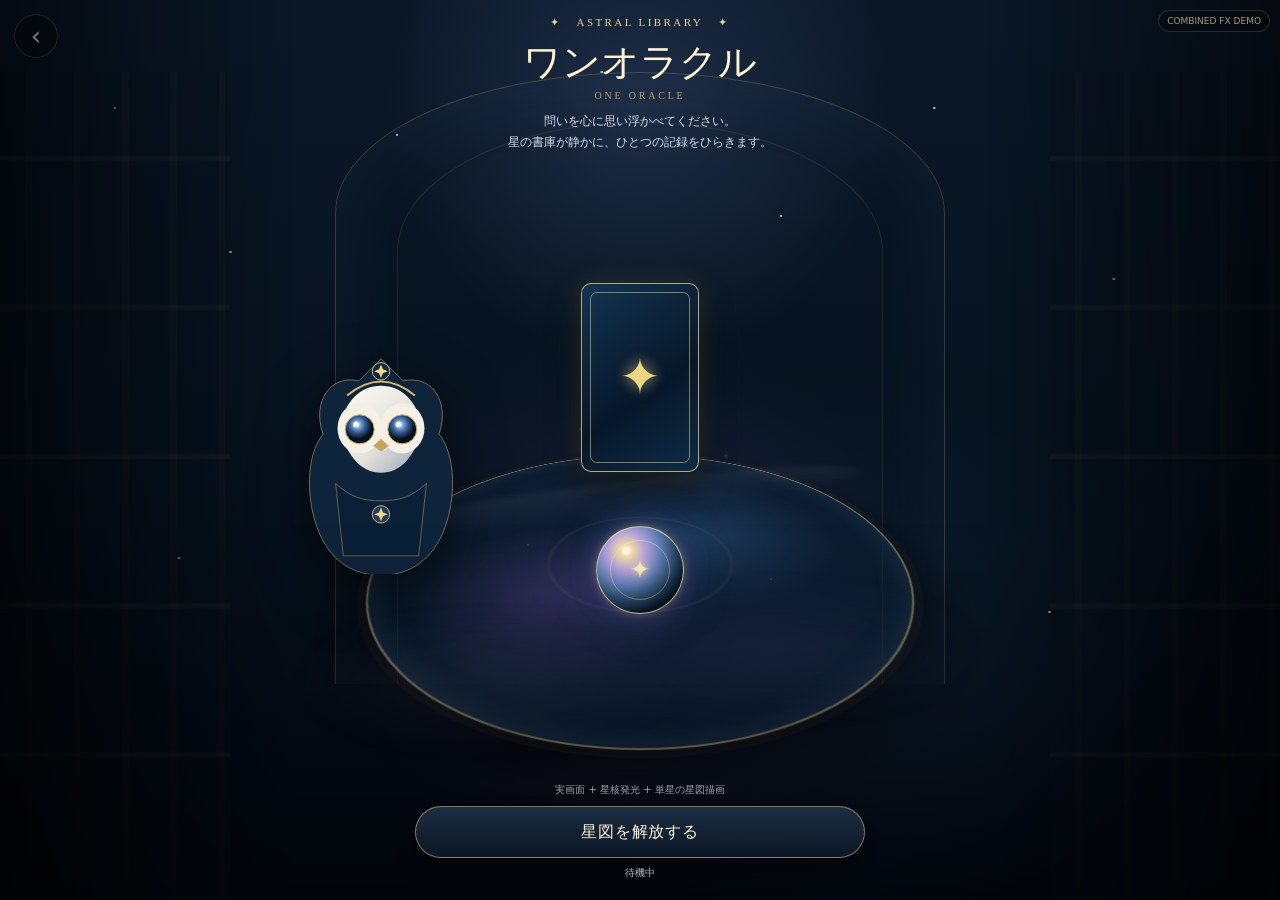
<file: one-oracle-effects-demo.html>
<!DOCTYPE html>
<html lang="ja">
<head>
<meta charset="UTF-8">
<meta name="viewport" content="width=device-width,initial-scale=1,viewport-fit=cover">
<meta name="theme-color" content="#06101c">
<title>アストラルライブラリー｜ワンオラクル統合演出デモ</title>
<style>
:root{
  --gold:#dec176;
  --gold2:#fff0b5;
  --ivory:#fff8e8;
  --text:#e8edf5;
  --muted:#aeb8c7;
}
*{box-sizing:border-box}
html,body{margin:0;min-height:100%;background:#020610;color:var(--text);font-family:"Hiragino Sans","Yu Gothic",system-ui,-apple-system,sans-serif}
button{font:inherit}
.scene{
  position:relative;min-height:100vh;overflow:hidden;isolation:isolate;
  background:
    radial-gradient(circle at 50% 12%,rgba(103,135,196,.20),transparent 25%),
    radial-gradient(ellipse at 49% 66%,rgba(102,78,172,.19),transparent 32%),
    radial-gradient(ellipse at 66% 72%,rgba(49,104,157,.13),transparent 30%),
    linear-gradient(180deg,#0b1828,#07131f 45%,#030812 100%);
}
.scene::after{
  content:"";position:absolute;inset:0;z-index:40;pointer-events:none;
  background:linear-gradient(90deg,rgba(0,0,0,.58),transparent 23%,transparent 77%,rgba(0,0,0,.58)),
             linear-gradient(180deg,transparent 58%,rgba(0,0,0,.35));
}
.stars{position:absolute;inset:0;z-index:-8;opacity:.68;background-image:
 radial-gradient(circle at 9% 12%,#fff 0 1px,transparent 1.4px),
 radial-gradient(circle at 18% 28%,#ffe7a8 0 1px,transparent 1.5px),
 radial-gradient(circle at 31% 15%,#dce9ff 0 1px,transparent 1.4px),
 radial-gradient(circle at 47% 8%,#fff 0 1px,transparent 1.4px),
 radial-gradient(circle at 61% 24%,#e9dcff 0 1px,transparent 1.5px),
 radial-gradient(circle at 73% 12%,#fff3c5 0 1px,transparent 1.4px),
 radial-gradient(circle at 87% 31%,#fff 0 1px,transparent 1.4px),
 radial-gradient(circle at 14% 62%,#dbe8ff 0 1px,transparent 1.5px),
 radial-gradient(circle at 82% 68%,#fff0bd 0 1px,transparent 1.5px)
}
.library{position:absolute;inset:0;z-index:-7;pointer-events:none}
.window{
  position:absolute;left:50%;top:8%;transform:translateX(-50%);
  width:min(70vw,610px);height:min(68vh,720px);
  border:1px solid rgba(222,193,119,.22);border-bottom:0;
  border-radius:52% 52% 0 0 / 24% 24% 0 0;
  box-shadow:inset 0 0 80px rgba(100,137,194,.07);
}
.window::before{content:"";position:absolute;inset:8% 10% 0;border:1px solid rgba(222,193,119,.10);border-bottom:0;border-radius:52% 52% 0 0 / 24% 24% 0 0}
.shelf{position:absolute;top:8%;bottom:0;width:18%;opacity:.36;background:
 repeating-linear-gradient(180deg,transparent 0 10%,rgba(204,173,101,.15) 10.3% 10.6%,transparent 10.9% 18%),
 repeating-linear-gradient(90deg,rgba(8,18,30,.82) 0 11%,rgba(100,75,45,.16) 11% 14%,rgba(8,18,30,.82) 14% 21%)}
.shelf.left{left:0}.shelf.right{right:0}
.header{position:relative;z-index:30;text-align:center;padding:calc(env(safe-area-inset-top) + 16px) 16px 0}
.back{position:absolute;left:14px;top:calc(env(safe-area-inset-top) + 14px);width:44px;height:44px;border-radius:50%;display:grid;place-items:center;text-decoration:none;color:var(--ivory);font-size:26px;border:1px solid rgba(222,193,119,.28);background:rgba(5,13,22,.38)}
.brand{font-family:Georgia,serif;font-size:11px;letter-spacing:.22em;color:#e3d29a}
.title{margin:8px 0 2px;font-family:Georgia,"Yu Mincho",serif;font-size:clamp(26px,7vw,38px);font-weight:500;color:#fff4d1}
.sub{font-family:Georgia,serif;font-size:10px;letter-spacing:.28em;color:#baa369}
.prompt{margin:10px auto 0;max-width:470px;font-size:12px;line-height:1.75;color:#d7ddea}
.room{position:relative;max-width:760px;margin:0 auto;min-height:min(760px,76vh);padding:6px 4px 112px;z-index:10}
.owl{position:absolute;left:clamp(0px,4vw,34px);top:29%;width:clamp(104px,27vw,174px);z-index:18;filter:drop-shadow(0 18px 28px rgba(0,0,0,.55))}
.owl svg{width:100%;display:block}
.card{
  position:absolute;left:50%;top:19%;transform:translateX(-50%);
  width:clamp(76px,20vw,118px);aspect-ratio:.625;z-index:24;border-radius:10px;overflow:hidden;
  background:radial-gradient(circle at 50% 48%,rgba(238,205,116,.12),transparent 20%),linear-gradient(145deg,#123451,#07172a 58%,#0e2b46);
  border:1px solid rgba(245,219,145,.72);box-shadow:0 0 24px rgba(224,194,110,.15),0 18px 34px rgba(0,0,0,.48)
}
.card::before{content:"";position:absolute;inset:8px;border:1px solid rgba(229,200,126,.56);border-radius:7px}
.card::after{content:"✦";position:absolute;left:50%;top:50%;transform:translate(-50%,-50%);font-size:clamp(30px,8vw,50px);color:#efd582;text-shadow:0 0 14px rgba(247,226,156,.52)}
.board-area{position:absolute;left:50%;bottom:4%;transform:translateX(-50%);width:min(94vw,640px);aspect-ratio:1.28;z-index:13}
.board{
  position:absolute;left:50%;top:50%;transform:translate(-50%,-50%) perspective(780px) rotateX(59deg);
  width:82%;aspect-ratio:1;border-radius:50%;
  background:
    radial-gradient(circle at 50% 50%,rgba(252,234,177,.09) 0 4%,transparent 5% 24%,rgba(223,200,132,.05) 24.5% 25%,transparent 25.5%),
    radial-gradient(circle at 35% 62%,rgba(131,89,184,.30),transparent 28%),
    radial-gradient(circle at 63% 41%,rgba(62,123,189,.28),transparent 30%),
    rgba(10,31,50,.60);
  border:2px solid rgba(227,202,133,.48);
  box-shadow:inset 0 0 34px rgba(151,204,235,.12),0 0 0 8px rgba(94,72,41,.09),0 28px 65px rgba(0,0,0,.60)
}
.board::after{content:"";position:absolute;left:-4%;right:-4%;top:14%;height:17%;transform:rotate(-15deg);background:linear-gradient(180deg,rgba(255,255,255,.11),transparent);filter:blur(8px);opacity:.56;border-radius:50%}
.diagram{position:absolute;left:50%;top:48%;width:64%;aspect-ratio:1;transform:translate(-50%,-50%) perspective(780px) rotateX(59deg);z-index:17;filter:drop-shadow(0 0 4px rgba(239,213,137,.20))}
.diagram .ring,.diagram .axis,.diagram .node-line{fill:none;stroke-linecap:round;stroke-linejoin:round}
.diagram .ring{stroke:rgba(229,206,139,.52);stroke-width:1.1}
.diagram .ring.soft{stroke:rgba(175,194,224,.22);stroke-width:.8}
.diagram .axis{stroke:rgba(229,206,139,.19);stroke-width:.75}
.diagram .draw{stroke-dasharray:1000;stroke-dashoffset:1000}
.diagram .node-line{stroke:rgba(235,215,151,.70);stroke-width:1.2;stroke-dasharray:220;stroke-dashoffset:220}
.diagram .star-node{fill:#fff0b0;opacity:0;filter:url(#strongGlow)}
.diagram .secondary{fill:#a8c7ee;opacity:0}
.core-halo,.pulse-ring,.core,.beam-dot{position:absolute;left:50%;top:52%;transform:translate(-50%,-50%)}
.core-halo{width:clamp(118px,27vw,188px);aspect-ratio:1;border-radius:50%;z-index:20;background:radial-gradient(circle,rgba(255,234,163,.20) 0 11%,rgba(143,126,209,.15) 26%,rgba(78,128,180,.08) 46%,transparent 70%);opacity:.30}
.pulse-ring{width:clamp(118px,27vw,188px);aspect-ratio:1;border-radius:50%;z-index:19;border:1px solid rgba(244,222,150,.28);opacity:0}
.core{
  width:clamp(56px,14vw,88px);aspect-ratio:1;border-radius:50%;z-index:23;
  background:radial-gradient(circle at 34% 28%,#fffdf0 0 3%,#f6e4a9 7%,#b5a4df 23%,#6481bc 40%,#24435f 60%,#08141f 75%);
  border:1px solid rgba(249,228,163,.80);box-shadow:0 0 8px rgba(247,222,148,.28),0 0 28px rgba(133,114,199,.32),0 0 62px rgba(65,118,170,.13)
}
.core::before{content:"";position:absolute;inset:15%;border-radius:50%;border:1px solid rgba(255,246,207,.35)}
.core::after{content:"✦";position:absolute;inset:0;display:grid;place-items:center;color:#fff1b9;font-size:25px;text-shadow:0 0 10px #fff2bb,0 0 24px rgba(240,201,102,.72)}
.beam-dot{width:8px;height:8px;border-radius:50%;z-index:25;background:#fff7cb;box-shadow:0 0 8px #fff3bb,0 0 20px rgba(244,205,112,.82);opacity:0}
.mist{position:absolute;left:5%;right:5%;bottom:14%;height:145px;z-index:20;pointer-events:none;opacity:.62}
.mist::before,.mist::after{content:"";position:absolute;border-radius:50%;filter:blur(25px)}
.mist::before{left:0;right:44%;top:22%;bottom:4%;background:radial-gradient(ellipse,rgba(176,193,227,.15),rgba(128,145,196,.05) 55%,transparent 74%)}
.mist::after{left:39%;right:0;top:0;bottom:24%;background:radial-gradient(ellipse,rgba(164,131,203,.14),rgba(105,126,180,.05) 55%,transparent 72%)}
.spark{position:absolute;width:4px;height:4px;border-radius:50%;background:#fff0b0;box-shadow:0 0 8px rgba(255,239,181,.85);opacity:.14;z-index:22}
.s1{left:42%;top:40%}.s2{left:61%;top:44%;transform:scale(.7)}.s3{left:35%;top:57%;transform:scale(.55)}.s4{left:67%;top:62%;transform:scale(.5)}
.bottom{position:absolute;left:50%;bottom:max(18px,env(safe-area-inset-bottom));transform:translateX(-50%);width:min(86vw,450px);z-index:50;text-align:center}
.caption{font-size:10px;color:rgba(215,222,233,.74);margin-bottom:9px}
button{
  width:100%;height:52px;border-radius:999px;border:1px solid rgba(224,194,117,.56);color:#fff5d6;
  background:linear-gradient(180deg,rgba(31,50,71,.93),rgba(10,23,38,.96));box-shadow:0 9px 28px rgba(0,0,0,.38);letter-spacing:.06em;cursor:pointer
}
button:focus-visible{outline:2px solid #fff2b1;outline-offset:3px}
.status{font-size:10px;color:#aeb8c7;margin-top:8px;min-height:16px}
.badge{position:absolute;right:10px;top:10px;z-index:55;padding:5px 8px;border-radius:999px;border:1px solid rgba(215,184,107,.18);background:rgba(2,9,17,.42);font-size:9px;color:#aa9b74}

/* animation */
.scene.playing .core{animation:coreWake 2.6s cubic-bezier(.22,.61,.36,1) both}
.scene.playing .core-halo{animation:haloWake 2.6s cubic-bezier(.22,.61,.36,1) both}
.scene.playing .pulse-ring{animation:ringPulse 1.5s ease-out .5s both}
.scene.playing .diagram .outer{animation:drawLine 1.2s cubic-bezier(.3,.7,.2,1) .45s forwards}
.scene.playing .diagram .mid{animation:drawLine 1.05s cubic-bezier(.3,.7,.2,1) .72s forwards}
.scene.playing .diagram .inner{animation:drawLine .9s cubic-bezier(.3,.7,.2,1) .98s forwards}
.scene.playing .diagram .a1{animation:drawLine .72s ease-out 1.13s forwards}
.scene.playing .diagram .a2{animation:drawLine .72s ease-out 1.22s forwards}
.scene.playing .diagram .a3{animation:drawLine .72s ease-out 1.31s forwards}
.scene.playing .diagram .a4{animation:drawLine .72s ease-out 1.40s forwards}
.scene.playing .diagram .node-line{animation:drawNode .8s cubic-bezier(.22,.61,.36,1) 1.72s forwards}
.scene.playing .diagram .star-node{animation:nodeReveal .7s ease-out 2.24s forwards}
.scene.playing .diagram .n1{animation:smallNode .5s ease-out 1.60s forwards}
.scene.playing .diagram .n2{animation:smallNode .5s ease-out 1.78s forwards}
.scene.playing .diagram .n3{animation:smallNode .5s ease-out 1.94s forwards}
.scene.playing .beam-dot{animation:travel 1s cubic-bezier(.4,0,.2,1) 1.52s forwards}
.scene.playing .spark.s1{animation:sparkle 1.8s ease-in-out .48s both}
.scene.playing .spark.s2{animation:sparkle 1.8s ease-in-out .85s both}
.scene.playing .spark.s3{animation:sparkle 1.8s ease-in-out 1.18s both}
.scene.playing .spark.s4{animation:sparkle 1.8s ease-in-out 1.42s both}
.scene.playing .card{animation:cardRespond 1.4s ease-out 2.1s both}
@keyframes coreWake{
  0%{transform:translate(-50%,-50%) scale(.93);filter:brightness(.72) saturate(.84);box-shadow:0 0 4px rgba(247,222,148,.15),0 0 14px rgba(133,114,199,.16)}
  32%{transform:translate(-50%,-50%) scale(1.04);filter:brightness(1.38) saturate(1.08);box-shadow:0 0 13px rgba(255,235,173,.55),0 0 42px rgba(143,120,210,.53),0 0 78px rgba(72,133,188,.21)}
  60%{transform:translate(-50%,-50%) scale(.995);filter:brightness(1.08)}
  100%{transform:translate(-50%,-50%) scale(1);filter:brightness(1);box-shadow:0 0 10px rgba(247,222,148,.36),0 0 32px rgba(133,114,199,.37),0 0 62px rgba(65,118,170,.14)}
}
@keyframes haloWake{0%{opacity:.18;transform:translate(-50%,-50%) scale(.72)}35%{opacity:.70;transform:translate(-50%,-50%) scale(1.08)}100%{opacity:.38;transform:translate(-50%,-50%) scale(1)}}
@keyframes ringPulse{0%{opacity:0;transform:translate(-50%,-50%) scale(.55)}18%{opacity:.70}100%{opacity:0;transform:translate(-50%,-50%) scale(1.35)}}
@keyframes drawLine{to{stroke-dashoffset:0}}
@keyframes drawNode{to{stroke-dashoffset:0}}
@keyframes nodeReveal{0%{opacity:0;r:3}50%{opacity:1;r:8}100%{opacity:1;r:5}}
@keyframes smallNode{from{opacity:0}to{opacity:.7}}
@keyframes travel{0%{opacity:0;transform:translate(-50%,-50%) translateY(0) scale(.6)}12%{opacity:1}82%{opacity:1}100%{opacity:0;transform:translate(-50%,-50%) translateY(-140px) scale(1)}}
@keyframes sparkle{0%,100%{opacity:.12;transform:scale(.5)}50%{opacity:.95;transform:scale(1.35)}}
@keyframes cardRespond{0%{filter:brightness(1)}48%{filter:brightness(1.28);box-shadow:0 0 12px rgba(255,235,173,.35),0 0 32px rgba(224,194,110,.26),0 18px 34px rgba(0,0,0,.48)}100%{filter:brightness(1)}}
@media(max-width:520px){
  .room{min-height:670px}
  .owl{top:31%}
  .board-area{bottom:7%}
  .diagram{width:72%;top:50%}
  .core-halo,.pulse-ring,.core,.beam-dot{top:54%}
  @keyframes travel{0%{opacity:0;transform:translate(-50%,-50%) translateY(0) scale(.6)}12%{opacity:1}82%{opacity:1}100%{opacity:0;transform:translate(-50%,-50%) translateY(-155px) scale(1)}}
}
@media(prefers-reduced-motion:reduce){
  .scene.playing *{animation:none!important}
  .diagram .draw,.diagram .node-line{stroke-dashoffset:0}
  .diagram .star-node{opacity:1}.diagram .secondary{opacity:.7}
}
</style>
</head>
<body>
<main class="scene" id="scene">
  <div class="stars"></div>
  <div class="library"><div class="shelf left"></div><div class="shelf right"></div><div class="window"></div></div>
  <div class="badge">COMBINED FX DEMO</div>

  <header class="header">
    <a class="back" href="index.html" aria-label="戻る">‹</a>
    <div class="brand">✦ &nbsp; ASTRAL LIBRARY &nbsp; ✦</div>
    <h1 class="title">ワンオラクル</h1>
    <div class="sub">ONE ORACLE</div>
    <p class="prompt">問いを心に思い浮かべてください。<br>星の書庫が静かに、ひとつの記録をひらきます。</p>
  </header>

  <section class="room">
    <div class="owl" aria-label="星のフクロウ精霊">
      <svg viewBox="0 0 180 230" role="img" aria-label="星のフクロウ精霊">
        <defs>
          <radialGradient id="eye" cx="42%" cy="34%"><stop offset="0" stop-color="#fff"/><stop offset=".18" stop-color="#8ab6e8"/><stop offset=".55" stop-color="#345b93"/><stop offset="1" stop-color="#06101c"/></radialGradient>
          <linearGradient id="white" x1="0" y1="0" x2="1" y2="1"><stop offset="0" stop-color="#fffdf5"/><stop offset=".58" stop-color="#e2e1db"/><stop offset="1" stop-color="#94a4b5"/></linearGradient>
        </defs>
        <path d="M30 86C18 51 39 24 67 31L90 8l23 23c28-7 49 20 37 55 18 22 18 69 4 102-14 32-38 44-64 44s-50-12-64-44c-14-33-14-80 4-102Z" fill="#0e243b" stroke="#d1b36d" stroke-opacity=".55"/>
        <path d="M47 82c5-31 22-46 43-46s38 15 43 46c-9 28-23 44-43 44S56 110 47 82Z" fill="url(#white)"/>
        <ellipse cx="68" cy="80" rx="23" ry="26" fill="#f5f0e6"/><ellipse cx="112" cy="80" rx="23" ry="26" fill="#f5f0e6"/>
        <circle cx="68" cy="81" r="15" fill="url(#eye)" stroke="#d5b86d"/><circle cx="112" cy="81" r="15" fill="url(#eye)" stroke="#d5b86d"/>
        <circle cx="64" cy="76" r="3" fill="#fff"/><circle cx="108" cy="76" r="3" fill="#fff"/>
        <path d="M90 91l-8 7 8 6 8-6-8-7Z" fill="#c7a45b"/>
        <path d="M55 46Q90 17 125 46" fill="none" stroke="#d5b86d" stroke-width="2"/>
        <circle cx="90" cy="21" r="9" fill="#102a46" stroke="#d5b86d"/><path d="m90 14 2 5 5 2-5 2-2 5-2-5-5-2 5-2 2-5Z" fill="#f0d78a"/>
        <path d="M43 137c15 14 28 18 47 18s32-4 47-18l-8 75H51l-8-75Z" fill="#0a2037" stroke="#d5b86d" stroke-opacity=".45"/>
        <circle cx="90" cy="169" r="9" fill="#233d64" stroke="#d5b86d"/><path d="m90 162 2 5 5 2-5 2-2 5-2-5-5-2 5-2 2-5Z" fill="#f0d78a"/>
      </svg>
    </div>

    <div class="card" aria-label="伏せたタロットカード"></div>

    <div class="board-area">
      <div class="board"></div>

      <svg class="diagram" viewBox="0 0 400 400" aria-label="単星の星図">
        <defs>
          <filter id="strongGlow" x="-100%" y="-100%" width="300%" height="300%">
            <feGaussianBlur stdDeviation="5.5" result="blur"/>
            <feMerge><feMergeNode in="blur"/><feMergeNode in="SourceGraphic"/></feMerge>
          </filter>
        </defs>
        <circle cx="200" cy="200" r="150" class="ring outer draw"/>
        <circle cx="200" cy="200" r="112" class="ring soft mid draw"/>
        <circle cx="200" cy="200" r="70" class="ring soft inner draw"/>
        <line x1="50" y1="200" x2="350" y2="200" class="axis a1 draw"/>
        <line x1="200" y1="50" x2="200" y2="350" class="axis a2 draw"/>
        <line x1="94" y1="94" x2="306" y2="306" class="axis a3 draw"/>
        <line x1="306" y1="94" x2="94" y2="306" class="axis a4 draw"/>
        <circle cx="150" cy="145" r="2.2" class="secondary n1"/>
        <circle cx="257" cy="164" r="2.2" class="secondary n2"/>
        <circle cx="244" cy="254" r="2.2" class="secondary n3"/>
        <line x1="200" y1="242" x2="200" y2="118" class="node-line"/>
        <circle cx="200" cy="112" r="5" class="star-node"/>
      </svg>

      <div class="pulse-ring"></div>
      <div class="core-halo"></div>
      <div class="core" aria-label="星核"></div>
      <div class="beam-dot"></div>
    </div>

    <div class="mist"></div>
    <div class="spark s1"></div><div class="spark s2"></div><div class="spark s3"></div><div class="spark s4"></div>
  </section>

  <div class="bottom">
    <div class="caption">実画面 + 星核発光 + 単星の星図描画</div>
    <button id="play" type="button">星図を解放する</button>
    <div class="status" id="status" aria-live="polite">待機中</div>
  </div>
</main>

<script>
(() => {
  const scene = document.getElementById('scene');
  const play = document.getElementById('play');
  const status = document.getElementById('status');
  let timer = null;

  function run(){
    if(timer) clearTimeout(timer);
    scene.classList.remove('playing');
    void scene.offsetWidth;
    scene.classList.add('playing');
    status.textContent='星核が目覚めています…';
    timer=setTimeout(()=>{status.textContent='単星の星図が解放されました';},2950);
  }
  play.addEventListener('click',run);
})();
</script>
</body>
</html>
</file>
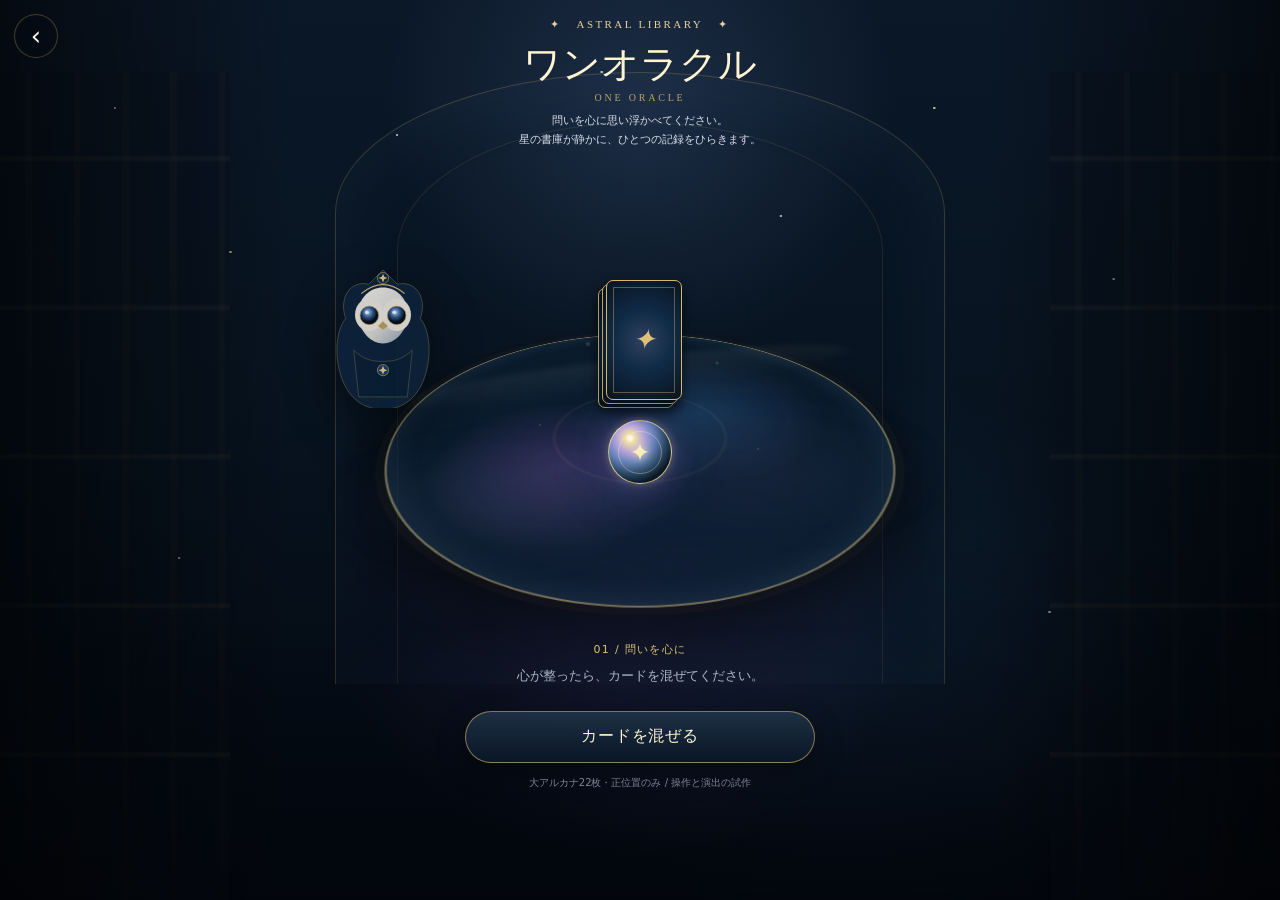
<file: one-oracle-flow-demo.html>
<!DOCTYPE html>
<html lang="ja">
<head>
<meta charset="UTF-8">
<meta name="viewport" content="width=device-width,initial-scale=1,viewport-fit=cover">
<meta name="theme-color" content="#06101c">
<title>アストラルライブラリー｜ワンオラクル・フローデモ</title>
<style>
:root{
  --gold:#dec176;
  --gold2:#fff0b5;
  --ivory:#fff8e8;
  --text:#e8edf5;
  --muted:#aeb8c7;
}
*{box-sizing:border-box}
html,body{margin:0;min-height:100%;background:#020610;color:var(--text);font-family:"Hiragino Sans","Yu Gothic",system-ui,-apple-system,sans-serif}
button{font:inherit}
.scene{
  position:relative;min-height:100vh;overflow:hidden;isolation:isolate;
  background:
    radial-gradient(circle at 50% 12%,rgba(103,135,196,.20),transparent 25%),
    radial-gradient(ellipse at 49% 66%,rgba(102,78,172,.19),transparent 32%),
    radial-gradient(ellipse at 66% 72%,rgba(49,104,157,.13),transparent 30%),
    linear-gradient(180deg,#0b1828,#07131f 45%,#030812 100%);
}
.scene::after{
  content:"";position:absolute;inset:0;z-index:40;pointer-events:none;
  background:linear-gradient(90deg,rgba(0,0,0,.58),transparent 23%,transparent 77%,rgba(0,0,0,.58)),
             linear-gradient(180deg,transparent 58%,rgba(0,0,0,.35));
}
.stars{position:absolute;inset:0;z-index:-8;opacity:.68;background-image:
 radial-gradient(circle at 9% 12%,#fff 0 1px,transparent 1.4px),
 radial-gradient(circle at 18% 28%,#ffe7a8 0 1px,transparent 1.5px),
 radial-gradient(circle at 31% 15%,#dce9ff 0 1px,transparent 1.4px),
 radial-gradient(circle at 47% 8%,#fff 0 1px,transparent 1.4px),
 radial-gradient(circle at 61% 24%,#e9dcff 0 1px,transparent 1.5px),
 radial-gradient(circle at 73% 12%,#fff3c5 0 1px,transparent 1.4px),
 radial-gradient(circle at 87% 31%,#fff 0 1px,transparent 1.4px),
 radial-gradient(circle at 14% 62%,#dbe8ff 0 1px,transparent 1.5px),
 radial-gradient(circle at 82% 68%,#fff0bd 0 1px,transparent 1.5px)
}
.library{position:absolute;inset:0;z-index:-7;pointer-events:none}
.window{
  position:absolute;left:50%;top:8%;transform:translateX(-50%);
  width:min(70vw,610px);height:min(68vh,720px);
  border:1px solid rgba(222,193,119,.22);border-bottom:0;
  border-radius:52% 52% 0 0 / 24% 24% 0 0;
  box-shadow:inset 0 0 80px rgba(100,137,194,.07);
}
.window::before{content:"";position:absolute;inset:8% 10% 0;border:1px solid rgba(222,193,119,.10);border-bottom:0;border-radius:52% 52% 0 0 / 24% 24% 0 0}
.shelf{position:absolute;top:8%;bottom:0;width:18%;opacity:.36;background:
 repeating-linear-gradient(180deg,transparent 0 10%,rgba(204,173,101,.15) 10.3% 10.6%,transparent 10.9% 18%),
 repeating-linear-gradient(90deg,rgba(8,18,30,.82) 0 11%,rgba(100,75,45,.16) 11% 14%,rgba(8,18,30,.82) 14% 21%)}
.shelf.left{left:0}.shelf.right{right:0}
.header{position:relative;z-index:30;text-align:center;padding:calc(env(safe-area-inset-top) + 16px) 16px 0}
.back{position:absolute;left:14px;top:calc(env(safe-area-inset-top) + 14px);width:44px;height:44px;border-radius:50%;display:grid;place-items:center;text-decoration:none;color:var(--ivory);font-size:26px;border:1px solid rgba(222,193,119,.28);background:rgba(5,13,22,.38)}
.brand{font-family:Georgia,serif;font-size:11px;letter-spacing:.22em;color:#e3d29a}
.title{margin:8px 0 2px;font-family:Georgia,"Yu Mincho",serif;font-size:clamp(26px,7vw,38px);font-weight:500;color:#fff4d1}
.sub{font-family:Georgia,serif;font-size:10px;letter-spacing:.28em;color:#baa369}
.prompt{margin:10px auto 0;max-width:470px;font-size:12px;line-height:1.75;color:#d7ddea}
.room{position:relative;max-width:760px;margin:0 auto;min-height:min(760px,76vh);padding:6px 4px 112px;z-index:10}
.owl{position:absolute;left:clamp(0px,4vw,34px);top:29%;width:clamp(104px,27vw,174px);z-index:18;filter:drop-shadow(0 18px 28px rgba(0,0,0,.55))}
.owl svg{width:100%;display:block}
.card{
  position:absolute;left:50%;top:19%;transform:translateX(-50%);
  width:clamp(76px,20vw,118px);aspect-ratio:.625;z-index:24;border-radius:10px;overflow:hidden;
  background:radial-gradient(circle at 50% 48%,rgba(238,205,116,.12),transparent 20%),linear-gradient(145deg,#123451,#07172a 58%,#0e2b46);
  border:1px solid rgba(245,219,145,.72);box-shadow:0 0 24px rgba(224,194,110,.15),0 18px 34px rgba(0,0,0,.48)
}
.card::before{content:"";position:absolute;inset:8px;border:1px solid rgba(229,200,126,.56);border-radius:7px}
.card::after{content:"✦";position:absolute;left:50%;top:50%;transform:translate(-50%,-50%);font-size:clamp(30px,8vw,50px);color:#efd582;text-shadow:0 0 14px rgba(247,226,156,.52)}
.board-area{position:absolute;left:50%;bottom:4%;transform:translateX(-50%);width:min(94vw,640px);aspect-ratio:1.28;z-index:13}
.board{
  position:absolute;left:50%;top:50%;transform:translate(-50%,-50%) perspective(780px) rotateX(59deg);
  width:82%;aspect-ratio:1;border-radius:50%;
  background:
    radial-gradient(circle at 50% 50%,rgba(252,234,177,.09) 0 4%,transparent 5% 24%,rgba(223,200,132,.05) 24.5% 25%,transparent 25.5%),
    radial-gradient(circle at 35% 62%,rgba(131,89,184,.30),transparent 28%),
    radial-gradient(circle at 63% 41%,rgba(62,123,189,.28),transparent 30%),
    rgba(10,31,50,.60);
  border:2px solid rgba(227,202,133,.48);
  box-shadow:inset 0 0 34px rgba(151,204,235,.12),0 0 0 8px rgba(94,72,41,.09),0 28px 65px rgba(0,0,0,.60)
}
.board::after{content:"";position:absolute;left:-4%;right:-4%;top:14%;height:17%;transform:rotate(-15deg);background:linear-gradient(180deg,rgba(255,255,255,.11),transparent);filter:blur(8px);opacity:.56;border-radius:50%}
.diagram{position:absolute;left:50%;top:48%;width:64%;aspect-ratio:1;transform:translate(-50%,-50%) perspective(780px) rotateX(59deg);z-index:17;filter:drop-shadow(0 0 4px rgba(239,213,137,.20))}
.diagram .ring,.diagram .axis,.diagram .node-line{fill:none;stroke-linecap:round;stroke-linejoin:round}
.diagram .ring{stroke:rgba(229,206,139,.52);stroke-width:1.1}
.diagram .ring.soft{stroke:rgba(175,194,224,.22);stroke-width:.8}
.diagram .axis{stroke:rgba(229,206,139,.19);stroke-width:.75}
.diagram .draw{stroke-dasharray:1000;stroke-dashoffset:1000}
.diagram .node-line{stroke:rgba(235,215,151,.70);stroke-width:1.2;stroke-dasharray:220;stroke-dashoffset:220}
.diagram .star-node{fill:#fff0b0;opacity:0;filter:url(#strongGlow)}
.diagram .secondary{fill:#a8c7ee;opacity:0}
.core-halo,.pulse-ring,.core,.beam-dot{position:absolute;left:50%;top:52%;transform:translate(-50%,-50%)}
.core-halo{width:clamp(118px,27vw,188px);aspect-ratio:1;border-radius:50%;z-index:20;background:radial-gradient(circle,rgba(255,234,163,.20) 0 11%,rgba(143,126,209,.15) 26%,rgba(78,128,180,.08) 46%,transparent 70%);opacity:.30}
.pulse-ring{width:clamp(118px,27vw,188px);aspect-ratio:1;border-radius:50%;z-index:19;border:1px solid rgba(244,222,150,.28);opacity:0}
.core{
  width:clamp(56px,14vw,88px);aspect-ratio:1;border-radius:50%;z-index:23;
  background:radial-gradient(circle at 34% 28%,#fffdf0 0 3%,#f6e4a9 7%,#b5a4df 23%,#6481bc 40%,#24435f 60%,#08141f 75%);
  border:1px solid rgba(249,228,163,.80);box-shadow:0 0 8px rgba(247,222,148,.28),0 0 28px rgba(133,114,199,.32),0 0 62px rgba(65,118,170,.13)
}
.core::before{content:"";position:absolute;inset:15%;border-radius:50%;border:1px solid rgba(255,246,207,.35)}
.core::after{content:"✦";position:absolute;inset:0;display:grid;place-items:center;color:#fff1b9;font-size:25px;text-shadow:0 0 10px #fff2bb,0 0 24px rgba(240,201,102,.72)}
.beam-dot{width:8px;height:8px;border-radius:50%;z-index:25;background:#fff7cb;box-shadow:0 0 8px #fff3bb,0 0 20px rgba(244,205,112,.82);opacity:0}
.mist{position:absolute;left:5%;right:5%;bottom:14%;height:145px;z-index:20;pointer-events:none;opacity:.62}
.mist::before,.mist::after{content:"";position:absolute;border-radius:50%;filter:blur(25px)}
.mist::before{left:0;right:44%;top:22%;bottom:4%;background:radial-gradient(ellipse,rgba(176,193,227,.15),rgba(128,145,196,.05) 55%,transparent 74%)}
.mist::after{left:39%;right:0;top:0;bottom:24%;background:radial-gradient(ellipse,rgba(164,131,203,.14),rgba(105,126,180,.05) 55%,transparent 72%)}
.spark{position:absolute;width:4px;height:4px;border-radius:50%;background:#fff0b0;box-shadow:0 0 8px rgba(255,239,181,.85);opacity:.14;z-index:22}
.s1{left:42%;top:40%}.s2{left:61%;top:44%;transform:scale(.7)}.s3{left:35%;top:57%;transform:scale(.55)}.s4{left:67%;top:62%;transform:scale(.5)}
.bottom{position:absolute;left:50%;bottom:max(18px,env(safe-area-inset-bottom));transform:translateX(-50%);width:min(86vw,450px);z-index:50;text-align:center}
.caption{font-size:10px;color:rgba(215,222,233,.74);margin-bottom:9px}
button{
  width:100%;height:52px;border-radius:999px;border:1px solid rgba(224,194,117,.56);color:#fff5d6;
  background:linear-gradient(180deg,rgba(31,50,71,.93),rgba(10,23,38,.96));box-shadow:0 9px 28px rgba(0,0,0,.38);letter-spacing:.06em;cursor:pointer
}
button:focus-visible{outline:2px solid #fff2b1;outline-offset:3px}
.status{font-size:10px;color:#aeb8c7;margin-top:8px;min-height:16px}
.badge{position:absolute;right:10px;top:10px;z-index:55;padding:5px 8px;border-radius:999px;border:1px solid rgba(215,184,107,.18);background:rgba(2,9,17,.42);font-size:9px;color:#aa9b74}

/* animation */
.scene.playing .core{animation:coreWake 2.6s cubic-bezier(.22,.61,.36,1) both}
.scene.playing .core-halo{animation:haloWake 2.6s cubic-bezier(.22,.61,.36,1) both}
.scene.playing .pulse-ring{animation:ringPulse 1.5s ease-out .5s both}
.scene.playing .diagram .outer{animation:drawLine 1.2s cubic-bezier(.3,.7,.2,1) .45s forwards}
.scene.playing .diagram .mid{animation:drawLine 1.05s cubic-bezier(.3,.7,.2,1) .72s forwards}
.scene.playing .diagram .inner{animation:drawLine .9s cubic-bezier(.3,.7,.2,1) .98s forwards}
.scene.playing .diagram .a1{animation:drawLine .72s ease-out 1.13s forwards}
.scene.playing .diagram .a2{animation:drawLine .72s ease-out 1.22s forwards}
.scene.playing .diagram .a3{animation:drawLine .72s ease-out 1.31s forwards}
.scene.playing .diagram .a4{animation:drawLine .72s ease-out 1.40s forwards}
.scene.playing .diagram .node-line{animation:drawNode .8s cubic-bezier(.22,.61,.36,1) 1.72s forwards}
.scene.playing .diagram .star-node{animation:nodeReveal .7s ease-out 2.24s forwards}
.scene.playing .diagram .n1{animation:smallNode .5s ease-out 1.60s forwards}
.scene.playing .diagram .n2{animation:smallNode .5s ease-out 1.78s forwards}
.scene.playing .diagram .n3{animation:smallNode .5s ease-out 1.94s forwards}
.scene.playing .beam-dot{animation:travel 1s cubic-bezier(.4,0,.2,1) 1.52s forwards}
.scene.playing .spark.s1{animation:sparkle 1.8s ease-in-out .48s both}
.scene.playing .spark.s2{animation:sparkle 1.8s ease-in-out .85s both}
.scene.playing .spark.s3{animation:sparkle 1.8s ease-in-out 1.18s both}
.scene.playing .spark.s4{animation:sparkle 1.8s ease-in-out 1.42s both}
.scene.playing .card{animation:cardRespond 1.4s ease-out 2.1s both}
@keyframes coreWake{
  0%{transform:translate(-50%,-50%) scale(.93);filter:brightness(.72) saturate(.84);box-shadow:0 0 4px rgba(247,222,148,.15),0 0 14px rgba(133,114,199,.16)}
  32%{transform:translate(-50%,-50%) scale(1.04);filter:brightness(1.38) saturate(1.08);box-shadow:0 0 13px rgba(255,235,173,.55),0 0 42px rgba(143,120,210,.53),0 0 78px rgba(72,133,188,.21)}
  60%{transform:translate(-50%,-50%) scale(.995);filter:brightness(1.08)}
  100%{transform:translate(-50%,-50%) scale(1);filter:brightness(1);box-shadow:0 0 10px rgba(247,222,148,.36),0 0 32px rgba(133,114,199,.37),0 0 62px rgba(65,118,170,.14)}
}
@keyframes haloWake{0%{opacity:.18;transform:translate(-50%,-50%) scale(.72)}35%{opacity:.70;transform:translate(-50%,-50%) scale(1.08)}100%{opacity:.38;transform:translate(-50%,-50%) scale(1)}}
@keyframes ringPulse{0%{opacity:0;transform:translate(-50%,-50%) scale(.55)}18%{opacity:.70}100%{opacity:0;transform:translate(-50%,-50%) scale(1.35)}}
@keyframes drawLine{to{stroke-dashoffset:0}}
@keyframes drawNode{to{stroke-dashoffset:0}}
@keyframes nodeReveal{0%{opacity:0;r:3}50%{opacity:1;r:8}100%{opacity:1;r:5}}
@keyframes smallNode{from{opacity:0}to{opacity:.7}}
@keyframes travel{0%{opacity:0;transform:translate(-50%,-50%) translateY(0) scale(.6)}12%{opacity:1}82%{opacity:1}100%{opacity:0;transform:translate(-50%,-50%) translateY(-140px) scale(1)}}
@keyframes sparkle{0%,100%{opacity:.12;transform:scale(.5)}50%{opacity:.95;transform:scale(1.35)}}
@keyframes cardRespond{0%{filter:brightness(1)}48%{filter:brightness(1.28);box-shadow:0 0 12px rgba(255,235,173,.35),0 0 32px rgba(224,194,110,.26),0 18px 34px rgba(0,0,0,.48)}100%{filter:brightness(1)}}
@media(max-width:520px){
  .room{min-height:670px}
  .owl{top:31%}
  .board-area{bottom:7%}
  .diagram{width:72%;top:50%}
  .core-halo,.pulse-ring,.core,.beam-dot{top:54%}
  @keyframes travel{0%{opacity:0;transform:translate(-50%,-50%) translateY(0) scale(.6)}12%{opacity:1}82%{opacity:1}100%{opacity:0;transform:translate(-50%,-50%) translateY(-155px) scale(1)}}
}
@media(prefers-reduced-motion:reduce){
  .scene.playing *{animation:none!important}
  .diagram .draw,.diagram .node-line{stroke-dashoffset:0}
  .diagram .star-node{opacity:1}.diagram .secondary{opacity:.7}
}
</style>
<link rel="stylesheet" href="one-oracle-flow.css">
</head>
<body>
<main class="scene" id="scene">
  <div class="stars"></div>
  <div class="library"><div class="shelf left"></div><div class="shelf right"></div><div class="window"></div></div>
  <div class="badge">ONE ORACLE · FLOW DEMO</div>

  <header class="header">
    <a class="back" href="index.html" aria-label="戻る">‹</a>
    <div class="brand">✦ &nbsp; ASTRAL LIBRARY &nbsp; ✦</div>
    <h1 class="title">ワンオラクル</h1>
    <div class="sub">ONE ORACLE</div>
    <p class="prompt">問いを心に思い浮かべてください。<br>星の書庫が静かに、ひとつの記録をひらきます。</p>
  </header>

  <section class="room">
    <div class="owl" aria-label="星のフクロウ精霊">
      <svg viewBox="0 0 180 230" role="img" aria-label="星のフクロウ精霊">
        <defs>
          <radialGradient id="eye" cx="42%" cy="34%"><stop offset="0" stop-color="#fff"/><stop offset=".18" stop-color="#8ab6e8"/><stop offset=".55" stop-color="#345b93"/><stop offset="1" stop-color="#06101c"/></radialGradient>
          <linearGradient id="white" x1="0" y1="0" x2="1" y2="1"><stop offset="0" stop-color="#fffdf5"/><stop offset=".58" stop-color="#e2e1db"/><stop offset="1" stop-color="#94a4b5"/></linearGradient>
        </defs>
        <path d="M30 86C18 51 39 24 67 31L90 8l23 23c28-7 49 20 37 55 18 22 18 69 4 102-14 32-38 44-64 44s-50-12-64-44c-14-33-14-80 4-102Z" fill="#0e243b" stroke="#d1b36d" stroke-opacity=".55"/>
        <path d="M47 82c5-31 22-46 43-46s38 15 43 46c-9 28-23 44-43 44S56 110 47 82Z" fill="url(#white)"/>
        <ellipse cx="68" cy="80" rx="23" ry="26" fill="#f5f0e6"/><ellipse cx="112" cy="80" rx="23" ry="26" fill="#f5f0e6"/>
        <circle cx="68" cy="81" r="15" fill="url(#eye)" stroke="#d5b86d"/><circle cx="112" cy="81" r="15" fill="url(#eye)" stroke="#d5b86d"/>
        <circle cx="64" cy="76" r="3" fill="#fff"/><circle cx="108" cy="76" r="3" fill="#fff"/>
        <path d="M90 91l-8 7 8 6 8-6-8-7Z" fill="#c7a45b"/>
        <path d="M55 46Q90 17 125 46" fill="none" stroke="#d5b86d" stroke-width="2"/>
        <circle cx="90" cy="21" r="9" fill="#102a46" stroke="#d5b86d"/><path d="m90 14 2 5 5 2-5 2-2 5-2-5-5-2 5-2 2-5Z" fill="#f0d78a"/>
        <path d="M43 137c15 14 28 18 47 18s32-4 47-18l-8 75H51l-8-75Z" fill="#0a2037" stroke="#d5b86d" stroke-opacity=".45"/>
        <circle cx="90" cy="169" r="9" fill="#233d64" stroke="#d5b86d"/><path d="m90 162 2 5 5 2-5 2-2 5-2-5-5-2 5-2 2-5Z" fill="#f0d78a"/>
      </svg>
    </div>

    <div class="deck" id="deck" aria-hidden="true"><i></i><i></i><i></i></div>
    <div class="orbit-window" id="orbitWindow" hidden><div class="orbit" id="orbit" role="group" aria-label="22枚の伏せたカード"></div></div>
    <div class="reveal-card" id="revealCard" hidden><div class="card-turn"><div class="card-back">✦</div><div class="card-front"><small id="cardNumber"></small><span class="emblem">✧</span><strong id="cardName"></strong><small>ASTRAL LIBRARY</small></div></div></div>

    <div class="board-area">
      <div class="board"></div>

      <svg class="diagram" viewBox="0 0 400 400" aria-label="単星の星図">
        <defs>
          <filter id="strongGlow" x="-100%" y="-100%" width="300%" height="300%">
            <feGaussianBlur stdDeviation="5.5" result="blur"/>
            <feMerge><feMergeNode in="blur"/><feMergeNode in="SourceGraphic"/></feMerge>
          </filter>
        </defs>
        <circle cx="200" cy="200" r="150" class="ring outer draw"/>
        <circle cx="200" cy="200" r="112" class="ring soft mid draw"/>
        <circle cx="200" cy="200" r="70" class="ring soft inner draw"/>
        <line x1="50" y1="200" x2="350" y2="200" class="axis a1 draw"/>
        <line x1="200" y1="50" x2="200" y2="350" class="axis a2 draw"/>
        <line x1="94" y1="94" x2="306" y2="306" class="axis a3 draw"/>
        <line x1="306" y1="94" x2="94" y2="306" class="axis a4 draw"/>
        <circle cx="150" cy="145" r="2.2" class="secondary n1"/>
        <circle cx="257" cy="164" r="2.2" class="secondary n2"/>
        <circle cx="244" cy="254" r="2.2" class="secondary n3"/>
        <line x1="200" y1="242" x2="200" y2="118" class="node-line"/>
        <circle cx="200" cy="112" r="5" class="star-node"/>
      </svg>

      <div class="pulse-ring"></div>
      <div class="core-halo"></div>
      <div class="core" aria-label="星核"></div>
      <div class="beam-dot"></div>
    </div>

    <div class="mist"></div>
    <div class="spark s1"></div><div class="spark s2"></div><div class="spark s3"></div><div class="spark s4"></div>
  </section>

  <div class="bottom">
    <div class="caption" id="step">01 / 問いを心に</div>
    <p class="status" id="status" role="status" aria-live="polite">心が整ったら、カードを混ぜてください。</p>
    <div id="cutControls" hidden><label for="cutPosition">カットする位置 <output id="cutValue">11 / 22</output></label><input id="cutPosition" type="range" min="1" max="21" value="11"><p class="hint">上から何枚のところで分けるか、選んでください。</p></div>
    <div id="selectionControls" hidden><div class="navigation"><button id="previous" type="button" aria-label="前のカードを選択">‹</button><span id="selectionLabel">カードを選んでください</span><button id="next" type="button" aria-label="次のカードを選択">›</button></div><p class="hint">横にスワイプして22枚を見渡せます。確定までは選び直せます。</p></div>
    <button id="action" type="button">カードを混ぜる</button>
    <button id="restart" class="secondary-button" type="button" hidden>もう一度占う</button>
    <p class="demo-note">大アルカナ22枚・正位置のみ / 操作と演出の試作</p>
  </div>
</main>
<script src="one-oracle-flow-core.js"></script>
<script src="one-oracle-flow-ui.js"></script>
</body>
</html>
</file>
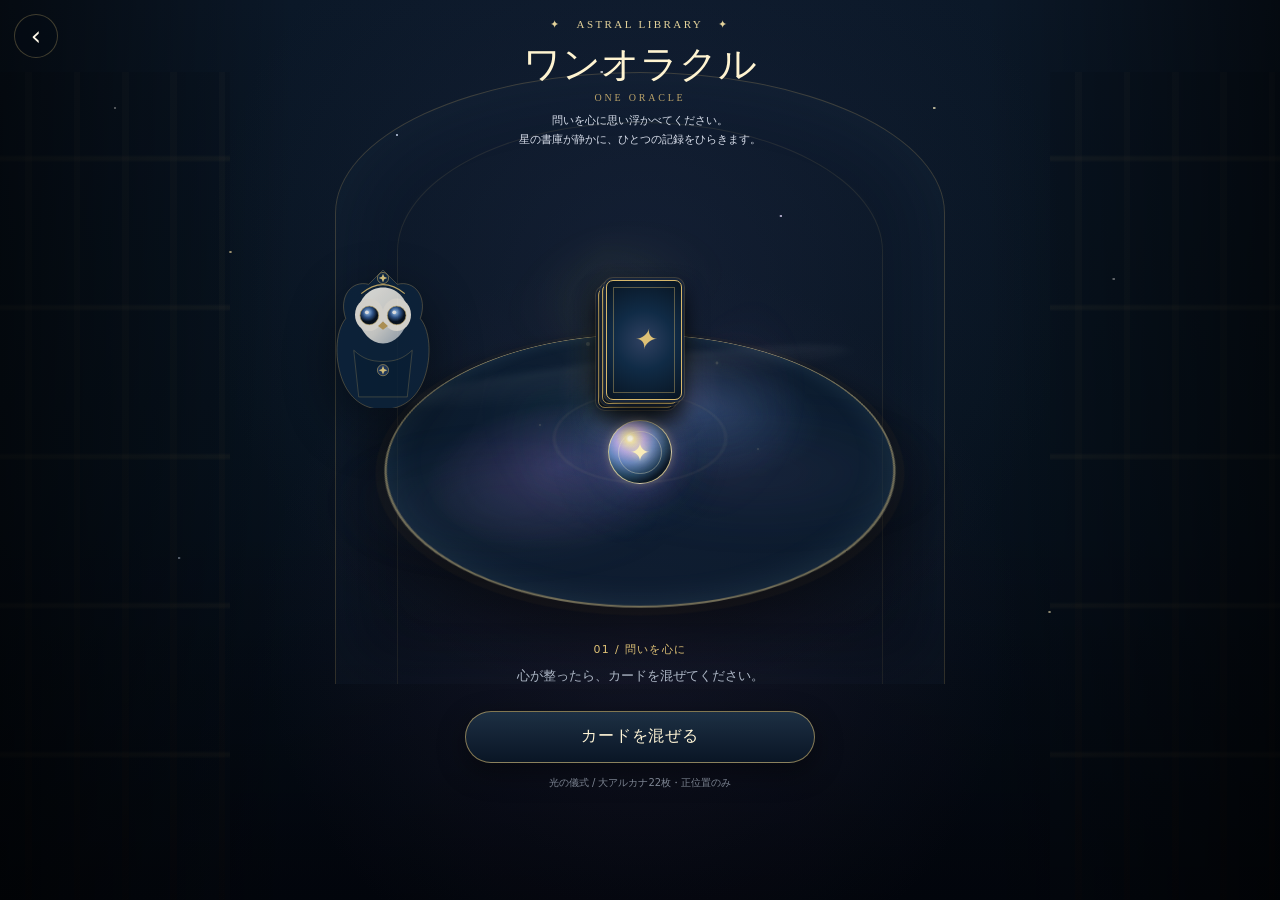
<file: one-oracle-luminous-demo.html>
<!DOCTYPE html>
<html lang="ja">
<head>
<meta charset="UTF-8">
<meta name="viewport" content="width=device-width,initial-scale=1,viewport-fit=cover">
<meta name="theme-color" content="#06101c">
<title>アストラルライブラリー｜ワンオラクル・光の儀式</title>
<style>
:root{
  --gold:#dec176;
  --gold2:#fff0b5;
  --ivory:#fff8e8;
  --text:#e8edf5;
  --muted:#aeb8c7;
}
*{box-sizing:border-box}
html,body{margin:0;min-height:100%;background:#020610;color:var(--text);font-family:"Hiragino Sans","Yu Gothic",system-ui,-apple-system,sans-serif}
button{font:inherit}
.scene{
  position:relative;min-height:100vh;overflow:hidden;isolation:isolate;
  background:
    radial-gradient(circle at 50% 12%,rgba(103,135,196,.20),transparent 25%),
    radial-gradient(ellipse at 49% 66%,rgba(102,78,172,.19),transparent 32%),
    radial-gradient(ellipse at 66% 72%,rgba(49,104,157,.13),transparent 30%),
    linear-gradient(180deg,#0b1828,#07131f 45%,#030812 100%);
}
.scene::after{
  content:"";position:absolute;inset:0;z-index:40;pointer-events:none;
  background:linear-gradient(90deg,rgba(0,0,0,.58),transparent 23%,transparent 77%,rgba(0,0,0,.58)),
             linear-gradient(180deg,transparent 58%,rgba(0,0,0,.35));
}
.stars{position:absolute;inset:0;z-index:-8;opacity:.68;background-image:
 radial-gradient(circle at 9% 12%,#fff 0 1px,transparent 1.4px),
 radial-gradient(circle at 18% 28%,#ffe7a8 0 1px,transparent 1.5px),
 radial-gradient(circle at 31% 15%,#dce9ff 0 1px,transparent 1.4px),
 radial-gradient(circle at 47% 8%,#fff 0 1px,transparent 1.4px),
 radial-gradient(circle at 61% 24%,#e9dcff 0 1px,transparent 1.5px),
 radial-gradient(circle at 73% 12%,#fff3c5 0 1px,transparent 1.4px),
 radial-gradient(circle at 87% 31%,#fff 0 1px,transparent 1.4px),
 radial-gradient(circle at 14% 62%,#dbe8ff 0 1px,transparent 1.5px),
 radial-gradient(circle at 82% 68%,#fff0bd 0 1px,transparent 1.5px)
}
.library{position:absolute;inset:0;z-index:-7;pointer-events:none}
.window{
  position:absolute;left:50%;top:8%;transform:translateX(-50%);
  width:min(70vw,610px);height:min(68vh,720px);
  border:1px solid rgba(222,193,119,.22);border-bottom:0;
  border-radius:52% 52% 0 0 / 24% 24% 0 0;
  box-shadow:inset 0 0 80px rgba(100,137,194,.07);
}
.window::before{content:"";position:absolute;inset:8% 10% 0;border:1px solid rgba(222,193,119,.10);border-bottom:0;border-radius:52% 52% 0 0 / 24% 24% 0 0}
.shelf{position:absolute;top:8%;bottom:0;width:18%;opacity:.36;background:
 repeating-linear-gradient(180deg,transparent 0 10%,rgba(204,173,101,.15) 10.3% 10.6%,transparent 10.9% 18%),
 repeating-linear-gradient(90deg,rgba(8,18,30,.82) 0 11%,rgba(100,75,45,.16) 11% 14%,rgba(8,18,30,.82) 14% 21%)}
.shelf.left{left:0}.shelf.right{right:0}
.header{position:relative;z-index:30;text-align:center;padding:calc(env(safe-area-inset-top) + 16px) 16px 0}
.back{position:absolute;left:14px;top:calc(env(safe-area-inset-top) + 14px);width:44px;height:44px;border-radius:50%;display:grid;place-items:center;text-decoration:none;color:var(--ivory);font-size:26px;border:1px solid rgba(222,193,119,.28);background:rgba(5,13,22,.38)}
.brand{font-family:Georgia,serif;font-size:11px;letter-spacing:.22em;color:#e3d29a}
.title{margin:8px 0 2px;font-family:Georgia,"Yu Mincho",serif;font-size:clamp(26px,7vw,38px);font-weight:500;color:#fff4d1}
.sub{font-family:Georgia,serif;font-size:10px;letter-spacing:.28em;color:#baa369}
.prompt{margin:10px auto 0;max-width:470px;font-size:12px;line-height:1.75;color:#d7ddea}
.room{position:relative;max-width:760px;margin:0 auto;min-height:min(760px,76vh);padding:6px 4px 112px;z-index:10}
.owl{position:absolute;left:clamp(0px,4vw,34px);top:29%;width:clamp(104px,27vw,174px);z-index:18;filter:drop-shadow(0 18px 28px rgba(0,0,0,.55))}
.owl svg{width:100%;display:block}
.card{
  position:absolute;left:50%;top:19%;transform:translateX(-50%);
  width:clamp(76px,20vw,118px);aspect-ratio:.625;z-index:24;border-radius:10px;overflow:hidden;
  background:radial-gradient(circle at 50% 48%,rgba(238,205,116,.12),transparent 20%),linear-gradient(145deg,#123451,#07172a 58%,#0e2b46);
  border:1px solid rgba(245,219,145,.72);box-shadow:0 0 24px rgba(224,194,110,.15),0 18px 34px rgba(0,0,0,.48)
}
.card::before{content:"";position:absolute;inset:8px;border:1px solid rgba(229,200,126,.56);border-radius:7px}
.card::after{content:"✦";position:absolute;left:50%;top:50%;transform:translate(-50%,-50%);font-size:clamp(30px,8vw,50px);color:#efd582;text-shadow:0 0 14px rgba(247,226,156,.52)}
.board-area{position:absolute;left:50%;bottom:4%;transform:translateX(-50%);width:min(94vw,640px);aspect-ratio:1.28;z-index:13}
.board{
  position:absolute;left:50%;top:50%;transform:translate(-50%,-50%) perspective(780px) rotateX(59deg);
  width:82%;aspect-ratio:1;border-radius:50%;
  background:
    radial-gradient(circle at 50% 50%,rgba(252,234,177,.09) 0 4%,transparent 5% 24%,rgba(223,200,132,.05) 24.5% 25%,transparent 25.5%),
    radial-gradient(circle at 35% 62%,rgba(131,89,184,.30),transparent 28%),
    radial-gradient(circle at 63% 41%,rgba(62,123,189,.28),transparent 30%),
    rgba(10,31,50,.60);
  border:2px solid rgba(227,202,133,.48);
  box-shadow:inset 0 0 34px rgba(151,204,235,.12),0 0 0 8px rgba(94,72,41,.09),0 28px 65px rgba(0,0,0,.60)
}
.board::after{content:"";position:absolute;left:-4%;right:-4%;top:14%;height:17%;transform:rotate(-15deg);background:linear-gradient(180deg,rgba(255,255,255,.11),transparent);filter:blur(8px);opacity:.56;border-radius:50%}
.diagram{position:absolute;left:50%;top:48%;width:64%;aspect-ratio:1;transform:translate(-50%,-50%) perspective(780px) rotateX(59deg);z-index:17;filter:drop-shadow(0 0 4px rgba(239,213,137,.20))}
.diagram .ring,.diagram .axis,.diagram .node-line{fill:none;stroke-linecap:round;stroke-linejoin:round}
.diagram .ring{stroke:rgba(229,206,139,.52);stroke-width:1.1}
.diagram .ring.soft{stroke:rgba(175,194,224,.22);stroke-width:.8}
.diagram .axis{stroke:rgba(229,206,139,.19);stroke-width:.75}
.diagram .draw{stroke-dasharray:1000;stroke-dashoffset:1000}
.diagram .node-line{stroke:rgba(235,215,151,.70);stroke-width:1.2;stroke-dasharray:220;stroke-dashoffset:220}
.diagram .star-node{fill:#fff0b0;opacity:0;filter:url(#strongGlow)}
.diagram .secondary{fill:#a8c7ee;opacity:0}
.core-halo,.pulse-ring,.core,.beam-dot{position:absolute;left:50%;top:52%;transform:translate(-50%,-50%)}
.core-halo{width:clamp(118px,27vw,188px);aspect-ratio:1;border-radius:50%;z-index:20;background:radial-gradient(circle,rgba(255,234,163,.20) 0 11%,rgba(143,126,209,.15) 26%,rgba(78,128,180,.08) 46%,transparent 70%);opacity:.30}
.pulse-ring{width:clamp(118px,27vw,188px);aspect-ratio:1;border-radius:50%;z-index:19;border:1px solid rgba(244,222,150,.28);opacity:0}
.core{
  width:clamp(56px,14vw,88px);aspect-ratio:1;border-radius:50%;z-index:23;
  background:radial-gradient(circle at 34% 28%,#fffdf0 0 3%,#f6e4a9 7%,#b5a4df 23%,#6481bc 40%,#24435f 60%,#08141f 75%);
  border:1px solid rgba(249,228,163,.80);box-shadow:0 0 8px rgba(247,222,148,.28),0 0 28px rgba(133,114,199,.32),0 0 62px rgba(65,118,170,.13)
}
.core::before{content:"";position:absolute;inset:15%;border-radius:50%;border:1px solid rgba(255,246,207,.35)}
.core::after{content:"✦";position:absolute;inset:0;display:grid;place-items:center;color:#fff1b9;font-size:25px;text-shadow:0 0 10px #fff2bb,0 0 24px rgba(240,201,102,.72)}
.beam-dot{width:8px;height:8px;border-radius:50%;z-index:25;background:#fff7cb;box-shadow:0 0 8px #fff3bb,0 0 20px rgba(244,205,112,.82);opacity:0}
.mist{position:absolute;left:5%;right:5%;bottom:14%;height:145px;z-index:20;pointer-events:none;opacity:.62}
.mist::before,.mist::after{content:"";position:absolute;border-radius:50%;filter:blur(25px)}
.mist::before{left:0;right:44%;top:22%;bottom:4%;background:radial-gradient(ellipse,rgba(176,193,227,.15),rgba(128,145,196,.05) 55%,transparent 74%)}
.mist::after{left:39%;right:0;top:0;bottom:24%;background:radial-gradient(ellipse,rgba(164,131,203,.14),rgba(105,126,180,.05) 55%,transparent 72%)}
.spark{position:absolute;width:4px;height:4px;border-radius:50%;background:#fff0b0;box-shadow:0 0 8px rgba(255,239,181,.85);opacity:.14;z-index:22}
.s1{left:42%;top:40%}.s2{left:61%;top:44%;transform:scale(.7)}.s3{left:35%;top:57%;transform:scale(.55)}.s4{left:67%;top:62%;transform:scale(.5)}
.bottom{position:absolute;left:50%;bottom:max(18px,env(safe-area-inset-bottom));transform:translateX(-50%);width:min(86vw,450px);z-index:50;text-align:center}
.caption{font-size:10px;color:rgba(215,222,233,.74);margin-bottom:9px}
button{
  width:100%;height:52px;border-radius:999px;border:1px solid rgba(224,194,117,.56);color:#fff5d6;
  background:linear-gradient(180deg,rgba(31,50,71,.93),rgba(10,23,38,.96));box-shadow:0 9px 28px rgba(0,0,0,.38);letter-spacing:.06em;cursor:pointer
}
button:focus-visible{outline:2px solid #fff2b1;outline-offset:3px}
.status{font-size:10px;color:#aeb8c7;margin-top:8px;min-height:16px}
.badge{position:absolute;right:10px;top:10px;z-index:55;padding:5px 8px;border-radius:999px;border:1px solid rgba(215,184,107,.18);background:rgba(2,9,17,.42);font-size:9px;color:#aa9b74}

/* animation */
.scene.playing .core{animation:coreWake 2.6s cubic-bezier(.22,.61,.36,1) both}
.scene.playing .core-halo{animation:haloWake 2.6s cubic-bezier(.22,.61,.36,1) both}
.scene.playing .pulse-ring{animation:ringPulse 1.5s ease-out .5s both}
.scene.playing .diagram .outer{animation:drawLine 1.2s cubic-bezier(.3,.7,.2,1) .45s forwards}
.scene.playing .diagram .mid{animation:drawLine 1.05s cubic-bezier(.3,.7,.2,1) .72s forwards}
.scene.playing .diagram .inner{animation:drawLine .9s cubic-bezier(.3,.7,.2,1) .98s forwards}
.scene.playing .diagram .a1{animation:drawLine .72s ease-out 1.13s forwards}
.scene.playing .diagram .a2{animation:drawLine .72s ease-out 1.22s forwards}
.scene.playing .diagram .a3{animation:drawLine .72s ease-out 1.31s forwards}
.scene.playing .diagram .a4{animation:drawLine .72s ease-out 1.40s forwards}
.scene.playing .diagram .node-line{animation:drawNode .8s cubic-bezier(.22,.61,.36,1) 1.72s forwards}
.scene.playing .diagram .star-node{animation:nodeReveal .7s ease-out 2.24s forwards}
.scene.playing .diagram .n1{animation:smallNode .5s ease-out 1.60s forwards}
.scene.playing .diagram .n2{animation:smallNode .5s ease-out 1.78s forwards}
.scene.playing .diagram .n3{animation:smallNode .5s ease-out 1.94s forwards}
.scene.playing .beam-dot{animation:travel 1s cubic-bezier(.4,0,.2,1) 1.52s forwards}
.scene.playing .spark.s1{animation:sparkle 1.8s ease-in-out .48s both}
.scene.playing .spark.s2{animation:sparkle 1.8s ease-in-out .85s both}
.scene.playing .spark.s3{animation:sparkle 1.8s ease-in-out 1.18s both}
.scene.playing .spark.s4{animation:sparkle 1.8s ease-in-out 1.42s both}
.scene.playing .card{animation:cardRespond 1.4s ease-out 2.1s both}
@keyframes coreWake{
  0%{transform:translate(-50%,-50%) scale(.93);filter:brightness(.72) saturate(.84);box-shadow:0 0 4px rgba(247,222,148,.15),0 0 14px rgba(133,114,199,.16)}
  32%{transform:translate(-50%,-50%) scale(1.04);filter:brightness(1.38) saturate(1.08);box-shadow:0 0 13px rgba(255,235,173,.55),0 0 42px rgba(143,120,210,.53),0 0 78px rgba(72,133,188,.21)}
  60%{transform:translate(-50%,-50%) scale(.995);filter:brightness(1.08)}
  100%{transform:translate(-50%,-50%) scale(1);filter:brightness(1);box-shadow:0 0 10px rgba(247,222,148,.36),0 0 32px rgba(133,114,199,.37),0 0 62px rgba(65,118,170,.14)}
}
@keyframes haloWake{0%{opacity:.18;transform:translate(-50%,-50%) scale(.72)}35%{opacity:.70;transform:translate(-50%,-50%) scale(1.08)}100%{opacity:.38;transform:translate(-50%,-50%) scale(1)}}
@keyframes ringPulse{0%{opacity:0;transform:translate(-50%,-50%) scale(.55)}18%{opacity:.70}100%{opacity:0;transform:translate(-50%,-50%) scale(1.35)}}
@keyframes drawLine{to{stroke-dashoffset:0}}
@keyframes drawNode{to{stroke-dashoffset:0}}
@keyframes nodeReveal{0%{opacity:0;r:3}50%{opacity:1;r:8}100%{opacity:1;r:5}}
@keyframes smallNode{from{opacity:0}to{opacity:.7}}
@keyframes travel{0%{opacity:0;transform:translate(-50%,-50%) translateY(0) scale(.6)}12%{opacity:1}82%{opacity:1}100%{opacity:0;transform:translate(-50%,-50%) translateY(-140px) scale(1)}}
@keyframes sparkle{0%,100%{opacity:.12;transform:scale(.5)}50%{opacity:.95;transform:scale(1.35)}}
@keyframes cardRespond{0%{filter:brightness(1)}48%{filter:brightness(1.28);box-shadow:0 0 12px rgba(255,235,173,.35),0 0 32px rgba(224,194,110,.26),0 18px 34px rgba(0,0,0,.48)}100%{filter:brightness(1)}}
@media(max-width:520px){
  .room{min-height:670px}
  .owl{top:31%}
  .board-area{bottom:7%}
  .diagram{width:72%;top:50%}
  .core-halo,.pulse-ring,.core,.beam-dot{top:54%}
  @keyframes travel{0%{opacity:0;transform:translate(-50%,-50%) translateY(0) scale(.6)}12%{opacity:1}82%{opacity:1}100%{opacity:0;transform:translate(-50%,-50%) translateY(-155px) scale(1)}}
}
@media(prefers-reduced-motion:reduce){
  .scene.playing *{animation:none!important}
  .diagram .draw,.diagram .node-line{stroke-dashoffset:0}
  .diagram .star-node{opacity:1}.diagram .secondary{opacity:.7}
}
</style>
<link rel="stylesheet" href="one-oracle-flow.css">
<link rel="stylesheet" href="one-oracle-luminous.css?v=2">
</head>
<body>
<main class="scene" id="scene">
  <div class="stars"></div>
  <div class="library"><div class="shelf left"></div><div class="shelf right"></div><div class="window"></div></div>
  <div class="badge">ONE ORACLE · FLOW DEMO</div>

  <header class="header">
    <a class="back" href="index.html" aria-label="戻る">‹</a>
    <div class="brand">✦ &nbsp; ASTRAL LIBRARY &nbsp; ✦</div>
    <h1 class="title">ワンオラクル</h1>
    <div class="sub">ONE ORACLE</div>
    <p class="prompt">問いを心に思い浮かべてください。<br>星の書庫が静かに、ひとつの記録をひらきます。</p>
  </header>

  <section class="room">
    <div class="ritual-light" aria-hidden="true"><div class="aurora"></div><div class="halo halo-one"></div><div class="halo halo-two"></div><div class="halo halo-three"></div><div class="rays"></div><div class="stardust" id="stardust"></div></div>
    <div class="owl" aria-label="星のフクロウ精霊">
      <svg viewBox="0 0 180 230" role="img" aria-label="星のフクロウ精霊">
        <defs>
          <radialGradient id="eye" cx="42%" cy="34%"><stop offset="0" stop-color="#fff"/><stop offset=".18" stop-color="#8ab6e8"/><stop offset=".55" stop-color="#345b93"/><stop offset="1" stop-color="#06101c"/></radialGradient>
          <linearGradient id="white" x1="0" y1="0" x2="1" y2="1"><stop offset="0" stop-color="#fffdf5"/><stop offset=".58" stop-color="#e2e1db"/><stop offset="1" stop-color="#94a4b5"/></linearGradient>
        </defs>
        <path d="M30 86C18 51 39 24 67 31L90 8l23 23c28-7 49 20 37 55 18 22 18 69 4 102-14 32-38 44-64 44s-50-12-64-44c-14-33-14-80 4-102Z" fill="#0e243b" stroke="#d1b36d" stroke-opacity=".55"/>
        <path d="M47 82c5-31 22-46 43-46s38 15 43 46c-9 28-23 44-43 44S56 110 47 82Z" fill="url(#white)"/>
        <ellipse cx="68" cy="80" rx="23" ry="26" fill="#f5f0e6"/><ellipse cx="112" cy="80" rx="23" ry="26" fill="#f5f0e6"/>
        <circle cx="68" cy="81" r="15" fill="url(#eye)" stroke="#d5b86d"/><circle cx="112" cy="81" r="15" fill="url(#eye)" stroke="#d5b86d"/>
        <circle cx="64" cy="76" r="3" fill="#fff"/><circle cx="108" cy="76" r="3" fill="#fff"/>
        <path d="M90 91l-8 7 8 6 8-6-8-7Z" fill="#c7a45b"/>
        <path d="M55 46Q90 17 125 46" fill="none" stroke="#d5b86d" stroke-width="2"/>
        <circle cx="90" cy="21" r="9" fill="#102a46" stroke="#d5b86d"/><path d="m90 14 2 5 5 2-5 2-2 5-2-5-5-2 5-2 2-5Z" fill="#f0d78a"/>
        <path d="M43 137c15 14 28 18 47 18s32-4 47-18l-8 75H51l-8-75Z" fill="#0a2037" stroke="#d5b86d" stroke-opacity=".45"/>
        <circle cx="90" cy="169" r="9" fill="#233d64" stroke="#d5b86d"/><path d="m90 162 2 5 5 2-5 2-2 5-2-5-5-2 5-2 2-5Z" fill="#f0d78a"/>
      </svg>
    </div>

    <div class="deck" id="deck" aria-hidden="true"><i></i><i></i><i></i></div>
    <div class="orbit-window" id="orbitWindow" hidden><div class="orbit" id="orbit" role="group" aria-label="22枚の伏せたカード"></div></div>
    <div class="reveal-card" id="revealCard" hidden><div class="card-turn"><div class="card-back">✦</div><div class="card-front"><small id="cardNumber"></small><span class="emblem">✧</span><strong id="cardName"></strong><small>ASTRAL LIBRARY</small></div></div></div>

    <div class="board-area">
      <div class="board"></div>

      <svg class="diagram" viewBox="0 0 400 400" aria-label="単星の星図">
        <defs>
          <filter id="strongGlow" x="-100%" y="-100%" width="300%" height="300%">
            <feGaussianBlur stdDeviation="5.5" result="blur"/>
            <feMerge><feMergeNode in="blur"/><feMergeNode in="SourceGraphic"/></feMerge>
          </filter>
        </defs>
        <circle cx="200" cy="200" r="150" class="ring outer draw"/>
        <circle cx="200" cy="200" r="112" class="ring soft mid draw"/>
        <circle cx="200" cy="200" r="70" class="ring soft inner draw"/>
        <line x1="50" y1="200" x2="350" y2="200" class="axis a1 draw"/>
        <line x1="200" y1="50" x2="200" y2="350" class="axis a2 draw"/>
        <line x1="94" y1="94" x2="306" y2="306" class="axis a3 draw"/>
        <line x1="306" y1="94" x2="94" y2="306" class="axis a4 draw"/>
        <circle cx="150" cy="145" r="2.2" class="secondary n1"/>
        <circle cx="257" cy="164" r="2.2" class="secondary n2"/>
        <circle cx="244" cy="254" r="2.2" class="secondary n3"/>
        <line x1="200" y1="242" x2="200" y2="118" class="node-line"/>
        <circle cx="200" cy="112" r="5" class="star-node"/>
      </svg>

      <div class="pulse-ring"></div>
      <div class="core-halo"></div>
      <div class="core" aria-label="星核"></div>
      <div class="beam-dot"></div>
    </div>

    <div class="mist"></div>
    <div class="spark s1"></div><div class="spark s2"></div><div class="spark s3"></div><div class="spark s4"></div>
  </section>

  <div class="bottom">
    <div class="caption" id="step">01 / 問いを心に</div>
    <p class="status" id="status" role="status" aria-live="polite">心が整ったら、カードを混ぜてください。</p>
    <div id="cutControls" hidden><label for="cutPosition">カットする位置 <output id="cutValue">11 / 22</output></label><input id="cutPosition" type="range" min="1" max="21" value="11"><p class="hint">上から何枚のところで分けるか、選んでください。</p></div>
    <div id="selectionControls" hidden><div class="navigation"><button id="previous" type="button" aria-label="前のカードを選択">‹</button><span id="selectionLabel">カードを選んでください</span><button id="next" type="button" aria-label="次のカードを選択">›</button></div><p class="hint">横にスワイプして22枚を見渡せます。確定までは選び直せます。</p></div>
    <button id="action" type="button">カードを混ぜる</button>
    <button id="restart" class="secondary-button" type="button" hidden>もう一度占う</button>
    <p class="demo-note">光の儀式 / 大アルカナ22枚・正位置のみ</p>
  </div>
</main>
<script src="one-oracle-flow-core.js"></script>
<script src="one-oracle-luminous-ui.js?v=2"></script>
</body>
</html>
</file>
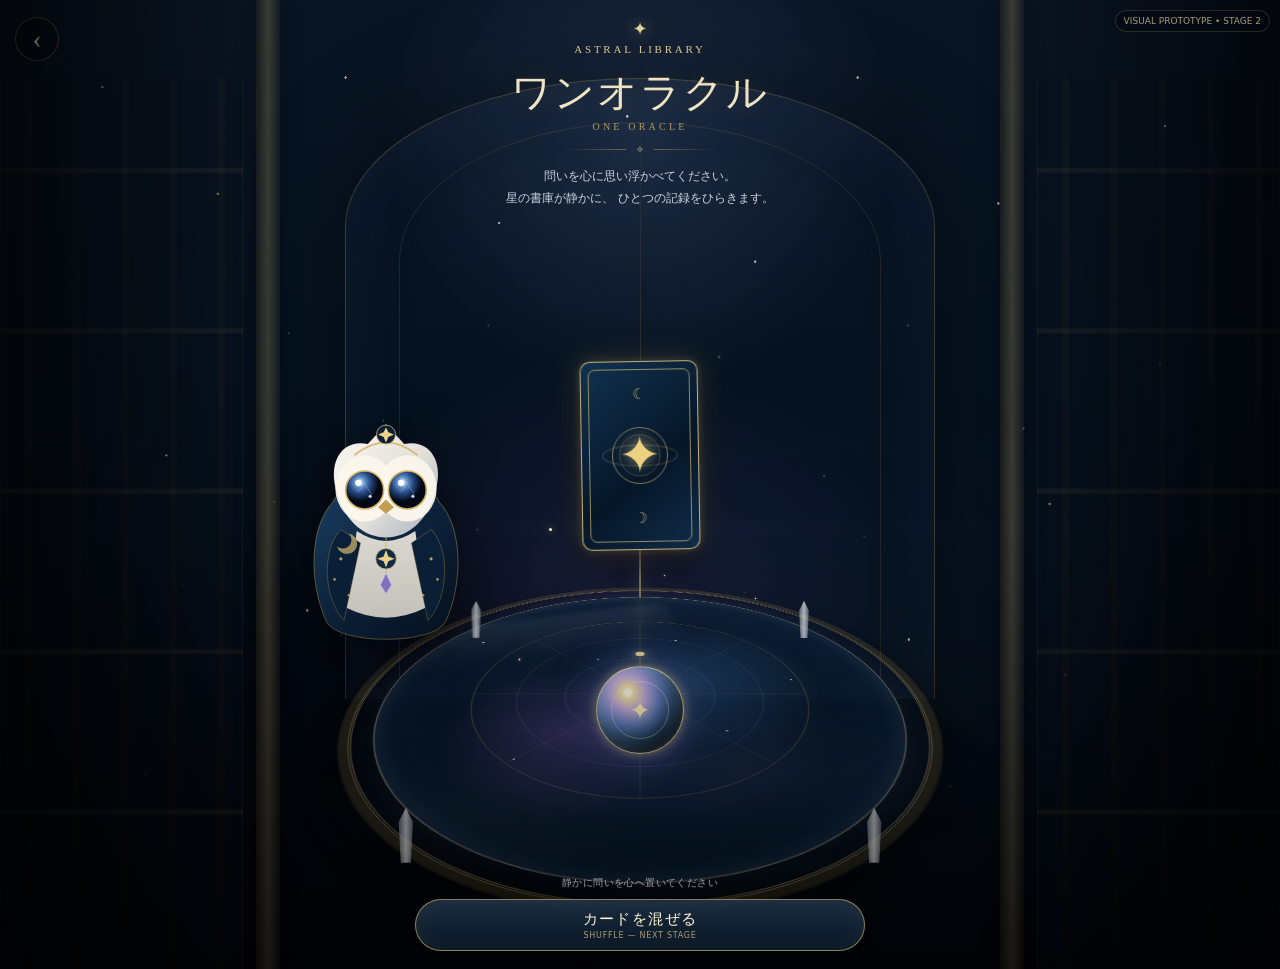
<file: one-oracle-prototype.html>
<!DOCTYPE html>
<html lang="ja">
<head>
<meta charset="UTF-8">
<meta name="viewport" content="width=device-width, initial-scale=1, viewport-fit=cover">
<meta name="theme-color" content="#07111f">

<title>アストラルライブラリー｜ワンオラクル</title>

<style>
:root{
  --night:#040914;
  --night2:#071321;
  --navy:#0b1d32;
  --navy2:#102b46;

  --gold:#d7b86b;
  --gold-bright:#f7e3a1;

  --ivory:#fff8e7;
  --text:#e7edf5;
  --muted:#adb9c9;

  --violet:#8d79cb;
  --blue:#5c92c7;
}

/* --------------------------------------------------
   BASE
-------------------------------------------------- */

*{
  box-sizing:border-box;
}

html,
body{
  margin:0;
  min-height:100%;
}

body{
  background:#020610;
  color:var(--text);
  font-family:
    "Hiragino Sans",
    "Yu Gothic",
    "YuGothic",
    system-ui,
    -apple-system,
    sans-serif;

  overflow-x:hidden;
}

a{
  color:inherit;
}

button{
  font:inherit;
}

/* --------------------------------------------------
   MAIN SCENE
-------------------------------------------------- */

.astral-scene{
  position:relative;
  min-height:100vh;
  overflow:hidden;
  isolation:isolate;

  background:
    radial-gradient(
      circle at 50% 14%,
      rgba(104,135,194,.22),
      transparent 24%
    ),

    radial-gradient(
      ellipse at 48% 63%,
      rgba(89,74,159,.22),
      transparent 30%
    ),

    radial-gradient(
      ellipse at 65% 72%,
      rgba(41,100,150,.13),
      transparent 32%
    ),

    linear-gradient(
      180deg,
      #0b1727 0%,
      #071321 38%,
      #040a13 74%,
      #02050c 100%
    );
}

/* vignette */

.astral-scene::after{
  content:"";
  position:absolute;
  inset:0;

  pointer-events:none;

  background:
    linear-gradient(
      90deg,
      rgba(0,0,0,.68),
      transparent 21%,
      transparent 79%,
      rgba(0,0,0,.68)
    ),

    linear-gradient(
      180deg,
      rgba(0,0,0,.08),
      transparent 55%,
      rgba(0,0,0,.52)
    );

  z-index:40;
}

/* --------------------------------------------------
   STARS
-------------------------------------------------- */

.starfield{
  position:absolute;
  inset:0;

  z-index:-10;

  background-image:

    radial-gradient(circle at 8% 9%, #fff 0 1px, transparent 1.4px),
    radial-gradient(circle at 17% 20%, #ffe8a8 0 1px, transparent 1.4px),
    radial-gradient(circle at 27% 8%, #fff 0 1px, transparent 1.3px),
    radial-gradient(circle at 39% 23%, #cbdcff 0 1px, transparent 1.5px),

    radial-gradient(circle at 49% 12%, #fff 0 1.2px, transparent 1.6px),
    radial-gradient(circle at 59% 27%, #e9dcff 0 1px, transparent 1.5px),
    radial-gradient(circle at 67% 8%, #fff8d6 0 1px, transparent 1.5px),
    radial-gradient(circle at 78% 21%, #fff 0 1px, transparent 1.5px),

    radial-gradient(circle at 91% 13%, #dccbff 0 1px, transparent 1.4px),
    radial-gradient(circle at 13% 47%, #fff 0 1px, transparent 1.4px),
    radial-gradient(circle at 24% 63%, #dbeaff 0 1px, transparent 1.5px),
    radial-gradient(circle at 82% 52%, #fff0c0 0 1px, transparent 1.5px),

    radial-gradient(circle at 71% 66%, #fff 0 1px, transparent 1.4px),
    radial-gradient(circle at 35% 76%, #d4d5ff 0 1px, transparent 1.5px);

  opacity:.7;
}

.starfield::before,
.starfield::after{
  content:"";

  position:absolute;
  inset:0;

  background:inherit;
}

.starfield::before{
  transform:translate(7%,18%) scale(.82);
  opacity:.43;
}

.starfield::after{
  transform:translate(-12%,32%) scale(.72);
  opacity:.28;
}

/* --------------------------------------------------
   LIBRARY ARCHITECTURE
-------------------------------------------------- */

.library{
  position:absolute;
  inset:0;
  z-index:-8;

  pointer-events:none;
}

/* main celestial window */

.main-window{
  position:absolute;

  left:50%;
  top:8%;

  width:min(68vw,590px);
  height:min(69vh,720px);

  transform:translateX(-50%);

  border:
    1px solid
    rgba(216,184,107,.26);

  border-bottom:none;

  border-radius:
    52% 52% 0 0 /
    25% 25% 0 0;

  box-shadow:
    inset 0 0 80px rgba(89,125,187,.09),
    0 0 100px rgba(0,0,0,.42);
}

.main-window::before{
  content:"";

  position:absolute;
  inset:7% 9% 0;

  border:
    1px solid
    rgba(216,184,107,.12);

  border-bottom:none;

  border-radius:
    54% 54% 0 0 /
    26% 26% 0 0;
}

.main-window::after{
  content:"";

  position:absolute;

  left:50%;
  top:2%;
  bottom:0;

  width:1px;

  background:
    linear-gradient(
      transparent,
      rgba(216,184,107,.18),
      rgba(216,184,107,.05)
    );
}

/* shelves */

.shelf{
  position:absolute;

  top:8%;
  bottom:0;

  width:19%;

  opacity:.48;
}

.shelf.left{
  left:0;
}

.shelf.right{
  right:0;
}

.shelf::before{
  content:"";

  position:absolute;
  inset:0;

  background:

    repeating-linear-gradient(
      180deg,
      transparent 0 10%,
      rgba(205,175,101,.17) 10.2% 10.5%,
      transparent 10.8% 18%
    ),

    repeating-linear-gradient(
      90deg,
      rgba(9,19,31,.75) 0 10%,
      rgba(90,72,46,.18) 10% 13%,
      rgba(9,19,31,.70) 13% 20%
    );

  border-left:
    1px solid rgba(216,184,107,.14);

  border-right:
    1px solid rgba(216,184,107,.14);
}

/* pillars */

.pillar{
  position:absolute;

  top:0;
  bottom:0;

  width:24px;

  background:
    linear-gradient(
      90deg,
      rgba(62,48,27,.35),
      rgba(222,194,119,.24),
      rgba(73,58,34,.19)
    );

  box-shadow:
    0 0 20px rgba(0,0,0,.4);
}

.pillar.p1{
  left:20%;
}

.pillar.p2{
  right:20%;
}

/* --------------------------------------------------
   HEADER
-------------------------------------------------- */

.header{
  position:relative;

  z-index:30;

  text-align:center;

  padding:
    calc(env(safe-area-inset-top) + 18px)
    18px
    0;
}

.back-button{
  position:absolute;

  left:15px;
  top:calc(env(safe-area-inset-top) + 17px);

  width:44px;
  height:44px;

  border-radius:50%;

  display:grid;
  place-items:center;

  text-decoration:none;

  border:
    1px solid
    rgba(232,204,132,.36);

  color:#fff8db;

  background:
    rgba(5,13,23,.48);

  backdrop-filter:
    blur(10px);

  font-size:27px;
  font-family:Georgia,serif;
}

.brand-star{
  color:var(--gold-bright);

  font-size:18px;

  text-shadow:
    0 0 14px
    rgba(246,225,158,.5);
}

.brand{
  margin-top:4px;

  font-family:
    Georgia,
    "Times New Roman",
    serif;

  font-size:11px;

  letter-spacing:.25em;

  color:#e8d69c;
}

.title{
  margin:
    10px 0 1px;

  font-family:
    "Yu Mincho",
    "Hiragino Mincho ProN",
    Georgia,
    serif;

  font-size:
    clamp(27px,7vw,40px);

  font-weight:500;

  color:#fff4d1;

  letter-spacing:.05em;

  text-shadow:
    0 0 26px
    rgba(228,195,109,.18);
}

.subtitle{
  font-family:
    Georgia,
    serif;

  font-size:10px;

  letter-spacing:.32em;

  color:#bca466;
}

.divider{
  margin:
    12px auto 0;

  display:flex;
  align-items:center;
  justify-content:center;

  gap:10px;

  width:150px;
}

.divider::before,
.divider::after{
  content:"";

  height:1px;
  flex:1;

  background:
    linear-gradient(
      90deg,
      transparent,
      rgba(218,186,108,.45)
    );
}

.divider::after{
  transform:scaleX(-1);
}

.divider span{
  color:#efd888;
  font-size:10px;
}

.prompt{
  margin:
    11px auto 0;

  max-width:480px;

  font-size:12px;

  line-height:1.8;

  color:#d7deea;
}

/* --------------------------------------------------
   ROOM
-------------------------------------------------- */

.room{
  position:relative;

  max-width:760px;

  margin:
    0 auto;

  min-height:
    min(760px,73vh);

  padding:
    10px 5px 100px;

  z-index:10;
}

/* --------------------------------------------------
   OWL
-------------------------------------------------- */

.owl{
  position:absolute;

  left:
    clamp(-2px,4vw,35px);

  top:27%;

  width:
    clamp(112px,28vw,182px);

  z-index:19;

  filter:
    drop-shadow(
      0 20px 30px
      rgba(0,0,0,.58)
    );
}

.owl svg{
  display:block;
  width:100%;
}

/* --------------------------------------------------
   TAROT CARD
-------------------------------------------------- */

.oracle-card{
  position:absolute;

  left:50%;
  top:20%;

  transform:
    translateX(-50%)
    rotate(-1deg);

  width:
    clamp(75px,20vw,118px);

  aspect-ratio:.625;

  z-index:24;

  border-radius:10px;

  overflow:hidden;

  border:
    1px solid
    rgba(246,220,147,.78);

  background:

    radial-gradient(
      circle at 50% 45%,
      rgba(224,190,99,.13),
      transparent 18%
    ),

    linear-gradient(
      140deg,
      #123452,
      #071729 58%,
      #102d49
    );

  box-shadow:
    0 0 8px
    rgba(255,231,160,.15),

    0 0 26px
    rgba(221,189,101,.2),

    0 18px 34px
    rgba(0,0,0,.52);
}

.oracle-card::before{
  content:"";

  position:absolute;
  inset:7px;

  border-radius:7px;

  border:
    1px solid
    rgba(229,201,126,.63);
}

.card-art{
  position:absolute;
  inset:15px;

  display:grid;
  place-items:center;
}

.card-circle{
  position:absolute;

  width:66%;
  aspect-ratio:1;

  border-radius:50%;

  border:
    1px solid
    rgba(234,205,127,.54);
}

.card-circle::before,
.card-circle::after{
  content:"";

  position:absolute;

  left:50%;
  top:50%;

  transform:
    translate(-50%,-50%);

  border-radius:50%;

  border:
    1px solid
    rgba(234,205,127,.24);
}

.card-circle::before{
  width:72%;
  height:72%;
}

.card-circle::after{
  width:135%;
  height:35%;
}

.card-star{
  position:relative;

  font-family:Georgia,serif;

  font-size:
    clamp(28px,8vw,52px);

  color:#efd582;

  text-shadow:
    0 0 14px
    rgba(247,226,156,.53);
}

.card-moon{
  position:absolute;

  left:50%;

  transform:
    translateX(-50%);

  color:
    rgba(238,213,142,.72);

  font-size:15px;
}

.card-moon.top{
  top:5%;
}

.card-moon.bottom{
  bottom:5%;
  transform:
    translateX(-50%)
    rotate(180deg);
}

/* --------------------------------------------------
   LIGHT CONNECTION
-------------------------------------------------- */

.light-column{
  position:absolute;

  left:50%;
  top:34%;

  width:2px;
  height:225px;

  transform:
    translateX(-50%);

  z-index:12;

  background:
    linear-gradient(
      180deg,
      rgba(250,228,157,0),
      rgba(250,228,157,.5),
      rgba(250,228,157,.06)
    );

  box-shadow:
    0 0 16px
    rgba(245,220,149,.34);
}

/* --------------------------------------------------
   CRYSTAL BOARD
-------------------------------------------------- */

.board-area{
  position:absolute;

  left:50%;
  bottom:3%;

  transform:
    translateX(-50%);

  width:
    min(94vw,640px);

  aspect-ratio:1.30;

  z-index:13;
}

/* metal outer rim */

.outer-ring{
  position:absolute;

  left:50%;
  top:50%;

  width:87%;
  aspect-ratio:1;

  transform:
    translate(-50%,-50%)
    perspective(780px)
    rotateX(59deg);

  border-radius:50%;

  border:
    3px double
    rgba(223,195,120,.55);

  box-shadow:
    0 0 0 7px
    rgba(94,72,41,.14),

    0 0 0 9px
    rgba(218,186,109,.13),

    0 34px 70px
    rgba(0,0,0,.72);
}

/* crystal surface */

.crystal-board{
  position:absolute;

  left:50%;
  top:50%;

  width:80%;
  aspect-ratio:1;

  transform:
    translate(-50%,-50%)
    perspective(780px)
    rotateX(59deg);

  border-radius:50%;

  border:
    1px solid
    rgba(229,215,173,.55);

  overflow:hidden;

  background:

    radial-gradient(
      circle at 50% 51%,
      rgba(244,226,163,.10)
      0 4%,
      transparent 5%
    ),

    radial-gradient(
      circle at 37% 62%,
      rgba(131,89,184,.34),
      transparent 27%
    ),

    radial-gradient(
      circle at 61% 42%,
      rgba(62,123,189,.32),
      transparent 30%
    ),

    radial-gradient(
      circle at 54% 65%,
      rgba(55,92,151,.18),
      transparent 35%
    ),

    rgba(11,35,57,.56);

  backdrop-filter:
    blur(5px);

  box-shadow:

    inset 0 0 24px
    rgba(155,210,242,.13),

    inset 0 0 70px
    rgba(39,69,118,.23),

    0 0 25px
    rgba(143,167,218,.07);
}

/* stars below glass */

.crystal-board::before{
  content:"";

  position:absolute;
  inset:0;

  background-image:

    radial-gradient(circle at 15% 25%, #fff 0 1px, transparent 1.5px),
    radial-gradient(circle at 28% 70%, #dcd4ff 0 1px, transparent 1.4px),
    radial-gradient(circle at 41% 33%, #fff1bd 0 1px, transparent 1.5px),
    radial-gradient(circle at 58% 24%, #fff 0 1px, transparent 1.5px),
    radial-gradient(circle at 66% 61%, #c8dfff 0 1px, transparent 1.5px),
    radial-gradient(circle at 81% 42%, #fff1c3 0 1px, transparent 1.5px),

    radial-gradient(circle at 52% 52%, rgba(255,255,255,.9) 0 1px, transparent 2px);

  opacity:.78;
}

/* glass reflection */

.crystal-board::after{
  content:"";

  position:absolute;

  left:-10%;
  top:13%;

  width:70%;
  height:22%;

  transform:
    rotate(-17deg);

  background:
    linear-gradient(
      180deg,
      rgba(255,255,255,.12),
      transparent
    );

  filter:
    blur(8px);

  opacity:.65;
}

/* --------------------------------------------------
   STAR CHART
-------------------------------------------------- */

.star-chart{
  position:absolute;

  left:50%;
  top:49%;

  width:65%;
  aspect-ratio:1;

  transform:
    translate(-50%,-50%)
    perspective(780px)
    rotateX(59deg);

  z-index:17;
}

.star-chart svg{
  width:100%;
  height:100%;
  overflow:visible;
}

.chart-line{
  fill:none;

  stroke:
    rgba(224,195,116,.38);

  stroke-width:.7;
}

.chart-soft{
  fill:none;

  stroke:
    rgba(180,191,221,.20);

  stroke-width:.7;
}

.chart-cross{
  stroke:
    rgba(224,195,116,.22);

  stroke-width:.6;
}

.single-point{
  fill:#f8dfa0;

  filter:
    drop-shadow(
      0 0 7px
      rgba(248,222,151,.75)
    );
}

/* --------------------------------------------------
   STAR CORE
-------------------------------------------------- */

.star-core{
  position:absolute;

  left:50%;
  top:52%;

  transform:
    translate(-50%,-50%);

  width:
    clamp(54px,14vw,88px);

  aspect-ratio:1;

  z-index:23;

  border-radius:50%;

  background:

    radial-gradient(
      circle at 36% 30%,
      #fffdf0 0 4%,
      #f7e4a7 7%,
      #bca7e0 22%,
      #617dba 39%,
      #23405e 58%,
      #08131f 73%
    );

  border:
    1px solid
    rgba(247,225,157,.83);

  box-shadow:

    inset 0 0 17px
    rgba(255,255,255,.21),

    0 0 11px
    rgba(244,219,146,.51),

    0 0 36px
    rgba(128,113,196,.43),

    0 0 60px
    rgba(65,117,173,.17);
}

.star-core::before{
  content:"";

  position:absolute;

  inset:16%;

  border-radius:50%;

  border:
    1px solid
    rgba(255,245,204,.34);
}

.star-core::after{
  content:"✦";

  position:absolute;
  inset:0;

  display:grid;
  place-items:center;

  color:#fff2bc;

  font-size:25px;

  text-shadow:
    0 0 14px
    #ffe7a2;
}

/* --------------------------------------------------
   CRYSTALS AROUND BOARD
-------------------------------------------------- */

.crystal{
  position:absolute;

  width:18px;
  height:55px;

  z-index:22;

  opacity:.87;

  background:
    linear-gradient(
      90deg,
      rgba(180,210,235,.25),
      rgba(255,255,255,.84),
      rgba(139,155,223,.25)
    );

  clip-path:
    polygon(
      50% 0,
      90% 26%,
      78% 100%,
      22% 100%,
      10% 26%
    );

  filter:
    drop-shadow(
      0 0 9px
      rgba(212,228,255,.4)
    );
}

.c1{
  left:12%;
  bottom:17%;
}

.c2{
  right:12%;
  bottom:17%;
}

.c3{
  left:23%;
  top:28%;
  transform:scale(.68);
}

.c4{
  right:23%;
  top:28%;
  transform:scale(.68);
}

/* --------------------------------------------------
   MIST
-------------------------------------------------- */

.mist{
  position:absolute;

  left:4%;
  right:4%;
  bottom:13%;

  height:150px;

  z-index:20;

  pointer-events:none;

  opacity:.62;
}

.mist::before,
.mist::after{
  content:"";

  position:absolute;

  border-radius:50%;

  filter:
    blur(25px);
}

.mist::before{
  left:0;
  right:42%;
  top:24%;
  bottom:5%;

  background:
    radial-gradient(
      ellipse,
      rgba(172,190,225,.15),
      rgba(129,146,200,.05) 50%,
      transparent 70%
    );
}

.mist::after{
  left:38%;
  right:0;
  top:2%;
  bottom:26%;

  background:
    radial-gradient(
      ellipse,
      rgba(164,131,203,.14),
      rgba(105,126,180,.05) 55%,
      transparent 72%
    );
}

/* --------------------------------------------------
   AMBIENT PARTICLES — STATIC FOR STAGE 2
-------------------------------------------------- */

.spark{
  position:absolute;

  width:3px;
  height:3px;

  border-radius:50%;

  background:#fff2bc;

  box-shadow:
    0 0 7px
    rgba(252,231,163,.75);

  z-index:21;
}

.s1{left:38%;top:42%}
.s2{left:57%;top:38%;transform:scale(.7)}
.s3{left:65%;top:51%;transform:scale(.5)}
.s4{left:34%;top:59%;transform:scale(.6)}
.s5{left:53%;top:48%;transform:scale(.45)}

/* --------------------------------------------------
   UI BOTTOM
-------------------------------------------------- */

.bottom-ui{
  position:absolute;

  left:50%;
  bottom:
    max(
      18px,
      env(safe-area-inset-bottom)
    );

  transform:
    translateX(-50%);

  width:
    min(86vw,450px);

  z-index:50;

  text-align:center;
}

.small-caption{
  margin-bottom:9px;

  font-size:10px;

  letter-spacing:.04em;

  color:
    rgba(213,221,232,.73);
}

.main-button{
  width:100%;

  height:52px;

  border-radius:999px;

  border:
    1px solid
    rgba(224,194,117,.59);

  color:#fff6d7;

  background:
    linear-gradient(
      180deg,
      rgba(28,48,70,.91),
      rgba(10,24,39,.95)
    );

  box-shadow:

    inset 0 0 22px
    rgba(232,205,133,.05),

    0 9px 28px
    rgba(0,0,0,.42);

  letter-spacing:.09em;

  font-size:15px;
}

.main-button small{
  display:block;

  margin-top:2px;

  font-size:8px;

  color:#a99b75;

  letter-spacing:.09em;
}

/* --------------------------------------------------
   STAGE LABEL
-------------------------------------------------- */

.stage-label{
  position:absolute;

  right:10px;
  top:10px;

  z-index:55;

  padding:
    5px 8px;

  border-radius:999px;

  border:
    1px solid
    rgba(215,184,107,.18);

  background:
    rgba(2,9,17,.43);

  font-size:9px;

  color:#aa9b74;
}

/* --------------------------------------------------
   RESPONSIVE
-------------------------------------------------- */

@media(max-width:500px){

  .room{
    min-height:
      660px;
  }

  .owl{
    top:30%;
  }

  .oracle-card{
    top:20%;
  }

  .board-area{
    bottom:7%;
  }

  .prompt{
    padding:
      0 34px;
  }

}

@media(min-width:760px){

  .room{
    min-height:760px;
  }

}
</style>
</head>

<body>

<main class="astral-scene">

  <!-- stars -->
  <div class="starfield"></div>

  <!-- architectural background -->
  <div class="library">
    <div class="shelf left"></div>
    <div class="shelf right"></div>

    <div class="pillar p1"></div>
    <div class="pillar p2"></div>

    <div class="main-window"></div>
  </div>

  <div class="stage-label">
    VISUAL PROTOTYPE • STAGE 2
  </div>


  <!-- HEADER -->
  <header class="header">

    <a
      class="back-button"
      href="index.html"
      aria-label="戻る"
    >
      ‹
    </a>

    <div class="brand-star">
      ✦
    </div>

    <div class="brand">
      ASTRAL LIBRARY
    </div>

    <h1 class="title">
      ワンオラクル
    </h1>

    <div class="subtitle">
      ONE ORACLE
    </div>

    <div class="divider">
      <span>✧</span>
    </div>

    <p class="prompt">
      問いを心に思い浮かべてください。<br>
      星の書庫が静かに、
      ひとつの記録をひらきます。
    </p>

  </header>


  <!-- MAIN ROOM -->
  <section
    class="room"
    aria-label="ワンオラクル 占いの間"
  >

    <!-- OWL -->
    <div class="owl">

      <svg
        viewBox="0 0 230 300"
        role="img"
        aria-label="星のフクロウ精霊"
      >

        <defs>

          <radialGradient
            id="owlEye"
            cx="37%"
            cy="30%"
          >
            <stop
              offset="0"
              stop-color="#ffffff"
            />

            <stop
              offset=".08"
              stop-color="#c9e4ff"
            />

            <stop
              offset=".28"
              stop-color="#608fc5"
            />

            <stop
              offset=".57"
              stop-color="#284a84"
            />

            <stop
              offset="1"
              stop-color="#030916"
            />

          </radialGradient>


          <linearGradient
            id="owlWhite"
            x1="0"
            y1="0"
            x2="1"
            y2="1"
          >
            <stop
              offset="0"
              stop-color="#fffdf5"
            />

            <stop
              offset=".55"
              stop-color="#e5e3dc"
            />

            <stop
              offset="1"
              stop-color="#a5b1bf"
            />

          </linearGradient>


          <linearGradient
            id="owlNavy"
            x1="0"
            y1="0"
            x2="1"
            y2="1"
          >
            <stop
              offset="0"
              stop-color="#1c4265"
            />

            <stop
              offset=".55"
              stop-color="#0d223b"
            />

            <stop
              offset="1"
              stop-color="#071321"
            />

          </linearGradient>

        </defs>


        <!-- cloak silhouette -->

        <path
          d="
          M48 111
          C18 143 17 214 40 263
          C56 292 174 292 190 263
          C213 214 212 143 182 111
          C173 93 154 87 141 89
          C130 79 123 71 115 58
          C107 71 100 79 89 89
          C76 87 57 93 48 111Z
          "
          fill="url(#owlNavy)"
          stroke="#c9ab61"
          stroke-opacity=".55"
        />


        <!-- head -->

        <path
          d="
          M54 103
          C39 59 61 31 92 38
          L115 13
          L138 38
          C169 31 191 59 176 103
          C165 137 142 156 115 156
          C88 156 65 137 54 103Z
          "
          fill="url(#owlWhite)"
        />


        <!-- facial discs -->

        <ellipse
          cx="88"
          cy="94"
          rx="37"
          ry="42"
          fill="#fffaf0"
          opacity=".91"
        />

        <ellipse
          cx="142"
          cy="94"
          rx="37"
          ry="42"
          fill="#fffaf0"
          opacity=".91"
        />


        <!-- eyes -->

        <circle
          cx="88"
          cy="96"
          r="24"
          fill="url(#owlEye)"
          stroke="#d6b765"
          stroke-width="2"
        />

        <circle
          cx="142"
          cy="96"
          r="24"
          fill="url(#owlEye)"
          stroke="#d6b765"
          stroke-width="2"
        />


        <!-- eye highlights -->

        <circle
          cx="80"
          cy="87"
          r="4"
          fill="#ffffff"
        />

        <circle
          cx="134"
          cy="87"
          r="4"
          fill="#ffffff"
        />

        <circle
          cx="95"
          cy="104"
          r="2"
          fill="#bed7ff"
        />

        <circle
          cx="149"
          cy="104"
          r="2"
          fill="#bed7ff"
        />


        <!-- tiny constellation marks -->

        <path
          d="
          M79 99 L88 88 L97 102
          "
          fill="none"
          stroke="#9ac4f2"
          stroke-width=".7"
          opacity=".7"
        />

        <path
          d="
          M133 99 L142 88 L151 102
          "
          fill="none"
          stroke="#9ac4f2"
          stroke-width=".7"
          opacity=".7"
        />


        <!-- beak -->

        <path
          d="
          M115 108
          L105 118
          L115 126
          L125 118
          Z
          "
          fill="#c49f53"
        />


        <!-- crown -->

        <path
          d="
          M75 52
          Q115 20 155 52
          "
          fill="none"
          stroke="#d7b86b"
          stroke-width="2"
        />

        <circle
          cx="115"
          cy="26"
          r="12"
          fill="#0c2139"
          stroke="#d7b86b"
        />

        <path
          d="
          M115 17
          L118 23
          L125 26
          L118 29
          L115 36
          L112 29
          L105 26
          L112 23
          Z
          "
          fill="#f0d78b"
        />


        <!-- breast -->

        <path
          d="
          M78 148
          Q115 173 152 148
          L165 245
          Q115 270 65 245
          Z
          "
          fill="#ece8dd"
          opacity=".92"
        />


        <!-- cloak wings -->

        <path
          d="
          M58 146
          C34 170 35 232 62 261
          L83 163
          Z
          "
          fill="#0b2139"
          stroke="#bda15e"
          stroke-opacity=".44"
        />

        <path
          d="
          M172 146
          C196 170 195 232 168 261
          L147 163
          Z
          "
          fill="#0b2139"
          stroke="#bda15e"
          stroke-opacity=".44"
        />


        <!-- gold star patterns -->

        <g
          fill="#d9bd72"
          opacity=".85"
        >

          <circle
            cx="58"
            cy="183"
            r="2"
          />

          <circle
            cx="50"
            cy="209"
            r="1.6"
          />

          <circle
            cx="68"
            cy="229"
            r="1.5"
          />

          <circle
            cx="172"
            cy="183"
            r="2"
          />

          <circle
            cx="180"
            cy="209"
            r="1.6"
          />

          <circle
            cx="162"
            cy="229"
            r="1.5"
          />

        </g>


        <!-- crescent -->

        <path
          d="
          M53 167
          A13 13 0 1 0 68 151
          A10 10 0 1 1 53 167
          "
          fill="#d9bd72"
          opacity=".7"
        />


        <!-- pendant -->

        <line
          x1="115"
          y1="154"
          x2="115"
          y2="201"
          stroke="#d7b86b"
        />

        <circle
          cx="115"
          cy="183"
          r="13"
          fill="#102d4c"
          stroke="#d7b86b"
        />

        <path
          d="
          M115 172
          L118 180
          L126 183
          L118 186
          L115 194
          L112 186
          L104 183
          L112 180
          Z
          "
          fill="#efd98d"
        />

        <path
          d="
          M115 201
          L108 216
          L115 227
          L122 216
          Z
          "
          fill="#8a78c9"
          stroke="#d5c5f2"
          stroke-width="1"
        />

      </svg>

    </div>


    <!-- TAROT CARD -->
    <div
      class="oracle-card"
      aria-label="伏せたタロットカード"
    >

      <div class="card-art">

        <div class="card-moon top">
          ☾
        </div>

        <div class="card-circle"></div>

        <div class="card-star">
          ✦
        </div>

        <div class="card-moon bottom">
          ☾
        </div>

      </div>

    </div>


    <!-- light -->
    <div class="light-column"></div>


    <!-- BOARD -->
    <div class="board-area">

      <div class="outer-ring"></div>

      <div class="crystal-board"></div>


      <div class="star-chart">

        <svg
          viewBox="0 0 400 400"
          aria-label="単星の星図"
        >

          <circle
            cx="200"
            cy="200"
            r="160"
            class="chart-line"
          />

          <circle
            cx="200"
            cy="200"
            r="118"
            class="chart-soft"
          />

          <circle
            cx="200"
            cy="200"
            r="72"
            class="chart-soft"
          />

          <line
            x1="40"
            y1="200"
            x2="360"
            y2="200"
            class="chart-cross"
          />

          <line
            x1="200"
            y1="40"
            x2="200"
            y2="360"
            class="chart-cross"
          />

          <line
            x1="88"
            y1="88"
            x2="312"
            y2="312"
            class="chart-cross"
          />

          <line
            x1="312"
            y1="88"
            x2="88"
            y2="312"
            class="chart-cross"
          />

          <circle
            cx="200"
            cy="118"
            r="5"
            class="single-point"
          />

          <line
            x1="200"
            y1="122"
            x2="200"
            y2="182"
            class="chart-line"
          />

        </svg>

      </div>


      <div
        class="star-core"
        aria-label="星核"
      ></div>


      <!-- crystal pillars -->

      <div class="crystal c1"></div>
      <div class="crystal c2"></div>
      <div class="crystal c3"></div>
      <div class="crystal c4"></div>

    </div>


    <!-- mist -->

    <div class="mist"></div>


    <!-- particles -->

    <div class="spark s1"></div>
    <div class="spark s2"></div>
    <div class="spark s3"></div>
    <div class="spark s4"></div>
    <div class="spark s5"></div>


  </section>


  <!-- BOTTOM UI -->

  <div class="bottom-ui">

    <div class="small-caption">
      静かに問いを心へ置いてください
    </div>

    <button
      class="main-button"
      type="button"
      disabled
      aria-disabled="true"
    >

      カードを混ぜる

      <small>
        SHUFFLE — NEXT STAGE
      </small>

    </button>

  </div>


</main>

</body>
</html>
</file>
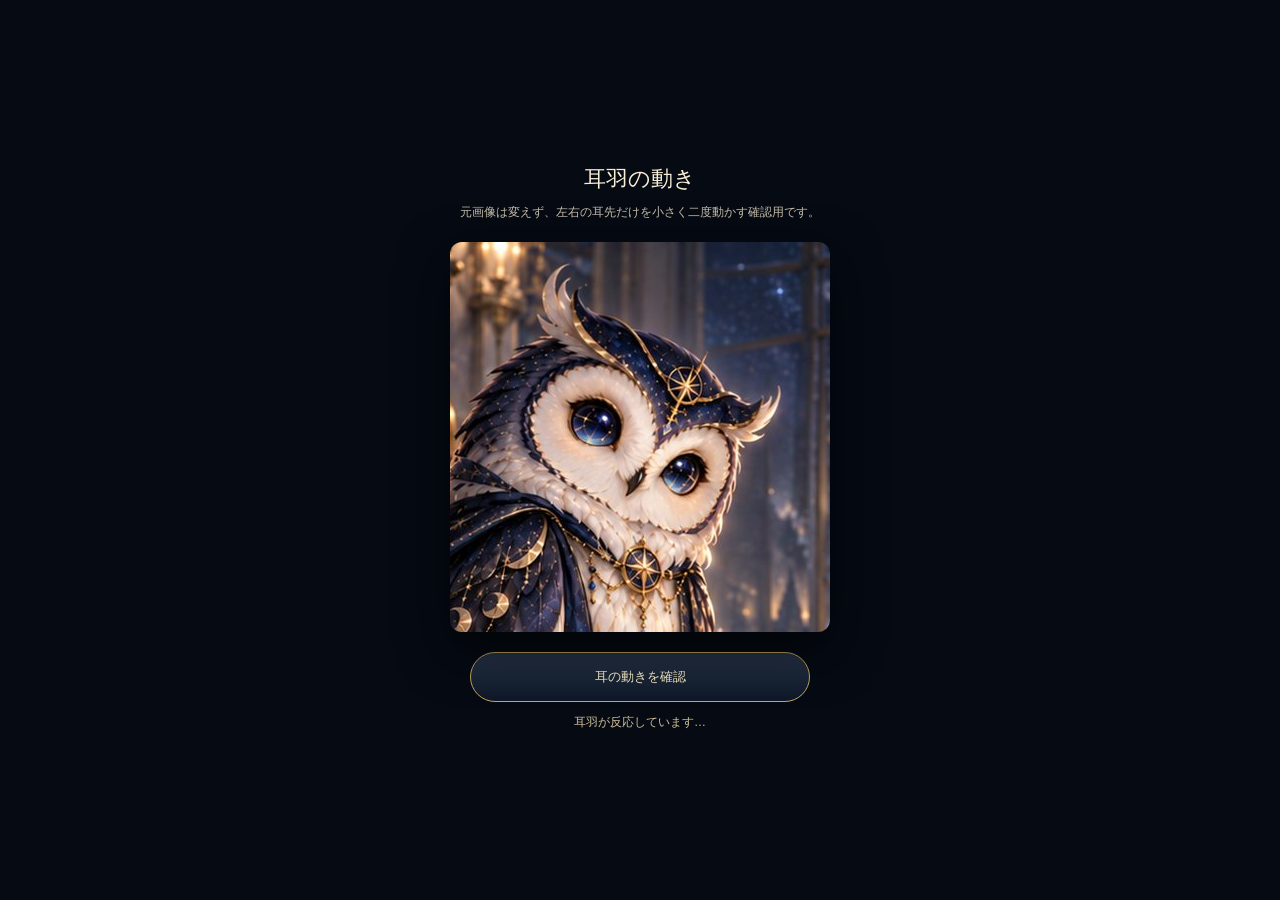
<file: owl-ear-motion-demo.html>
<!doctype html>
<html lang="ja">
<head>
<meta charset="utf-8">
<meta name="viewport" content="width=device-width,initial-scale=1">
<title>フクロウ耳羽モーション確認</title>
<style>
:root{color-scheme:dark;--gold:#dec176}
*{box-sizing:border-box}
body{margin:0;min-height:100svh;display:grid;place-items:center;background:#050a13;color:#f8efd8;font-family:"Yu Mincho",serif}
main{width:min(100%,480px);padding:24px 18px;text-align:center}
h1{margin:0 0 8px;font-size:22px;font-weight:400}.note{margin:0 0 18px;color:#c7bdac;font:12px/1.8 sans-serif}
.stage{position:relative;width:min(100%,380px);aspect-ratio:380/390;margin:auto;overflow:hidden;border-radius:12px;box-shadow:0 18px 50px #000a}
.stage canvas{position:absolute;inset:0;width:100%;height:100%;display:block}
button{margin-top:20px;width:min(100%,340px);min-height:50px;border-radius:999px;border:1px solid #c6a75f;color:#fff2cd;background:linear-gradient(#27354a,#0e1727);font:16px inherit;cursor:pointer}
button:focus-visible{outline:2px solid #fff1b0;outline-offset:4px}
.status{min-height:22px;margin:12px 0 0;color:#cfbf98;font:12px sans-serif}
@media(prefers-reduced-motion:reduce){button{display:none}}
</style>
</head>
<body>
<main>
  <h1>耳羽の動き</h1>
  <p class="note">元画像は変えず、左右の耳先だけを小さく二度動かす確認用です。</p>
  <div class="stage" id="stage" role="img" aria-label="星のフクロウの耳羽モーション">
    <canvas id="owlCanvas" width="380" height="390"></canvas>
  </div>
  <button id="play" type="button">耳の動きを確認</button>
  <p class="status" id="status" aria-live="polite">ボタンを押すと一度動きます。</p>
</main>
<script>
const canvas=document.getElementById('owlCanvas'),ctx=canvas.getContext('2d',{alpha:false}),button=document.getElementById('play'),statusLine=document.getElementById('status');
const W=380,H=390,image=new Image();let source,output,playing=false;
const clamp=(n,min,max)=>Math.max(min,Math.min(max,n));
const smooth=n=>n*n*(3-2*n);
function field(x,y,cx,cy,rx,ry,rootY){
  const ellipse=Math.sqrt(((x-cx)/rx)**2+((y-cy)/ry)**2);
  const radial=smooth(clamp(1-ellipse,0,1));
  const root=smooth(clamp((rootY-y)/92,0,1));
  return radial*root;
}
function sample(data,x,y,channel){
  x=clamp(x,0,W-1);y=clamp(y,0,H-1);
  const x0=Math.floor(x),y0=Math.floor(y),x1=Math.min(W-1,x0+1),y1=Math.min(H-1,y0+1),fx=x-x0,fy=y-y0;
  const a=data[(y0*W+x0)*4+channel],b=data[(y0*W+x1)*4+channel],c=data[(y1*W+x0)*4+channel],d=data[(y1*W+x1)*4+channel];
  return a*(1-fx)*(1-fy)+b*fx*(1-fy)+c*(1-fx)*fy+d*fx*fy;
}
function render(amount){
  const src=source.data,dst=output.data;
  for(let y=0;y<H;y++)for(let x=0;x<W;x++){
    const left=field(x,y,132,52,88,105,145),right=field(x,y,318,117,72,90,196);
    const dx=amount*(-3.6*left+3.1*right),dy=Math.abs(amount)*(-.7*left-.5*right);
    const p=(y*W+x)*4;
    if(Math.abs(dx)+Math.abs(dy)<.015){dst[p]=src[p];dst[p+1]=src[p+1];dst[p+2]=src[p+2];dst[p+3]=255;continue;}
    for(let c=0;c<3;c++)dst[p+c]=sample(src,x-dx,y-dy,c);dst[p+3]=255;
  }
  ctx.putImageData(output,0,0);
}
function play(){
  if(playing||!source)return;playing=true;button.disabled=true;statusLine.textContent='耳羽が反応しています…';
  const start=performance.now(),duration=820;
  function frame(now){
    const t=clamp((now-start)/duration,0,1),amount=Math.sin(t*Math.PI*4)*Math.pow(1-t,.58);
    render(amount);
    if(t<1)requestAnimationFrame(frame);else{render(0);playing=false;button.disabled=false;statusLine.textContent='もう一度確認できます。';}
  }
  requestAnimationFrame(frame);
}
image.onload=()=>{ctx.drawImage(image,0,0,W,H);source=ctx.getImageData(0,0,W,H);output=ctx.createImageData(W,H);render(0);button.disabled=false;setTimeout(play,700)};
image.onerror=()=>{statusLine.textContent='画像を読み込めませんでした。';};
button.disabled=true;button.addEventListener('click',play);image.src='assets/astral/owl-head-source-crop.png';
</script>
</body>
</html>
</file>
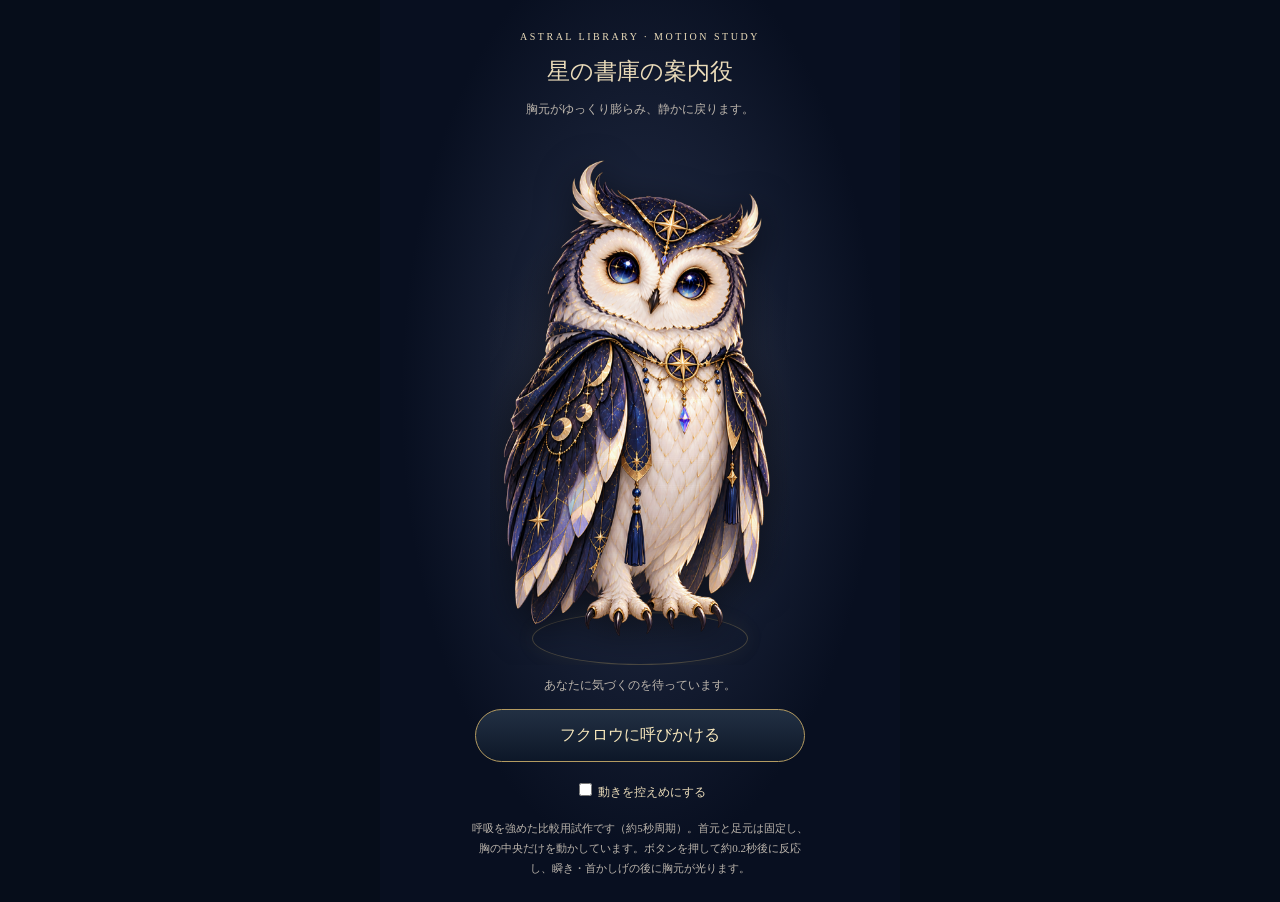
<file: owl-motion-demo.html>
<!doctype html><html lang="ja"><meta charset="utf-8"><meta name="viewport" content="width=device-width,initial-scale=1"><title>星の書庫 — フクロウの仕草</title>
<style>
*{box-sizing:border-box}body{margin:0;background:#060d1a;color:#eadbb9;font-family:serif;text-align:center}.page{max-width:520px;margin:auto;padding:26px 20px 24px;background:radial-gradient(ellipse at 50% 44%,#27314b,#080f20 65%);min-height:100svh}small{font-size:10px;letter-spacing:.25em}h1{font-size:23px;font-weight:400;margin:12px 0 4px}p{font-size:12px;line-height:1.8;color:#bdb6ad}.stage{position:relative;width:min(100%,300px);margin:0 auto;aspect-ratio:480/852;isolation:isolate;overflow:hidden}.aura{position:absolute;inset:10% -15% 0;border-radius:50%;background:radial-gradient(ellipse,#dab27416,transparent 65%);pointer-events:none}.owl{position:absolute;inset:0;filter:drop-shadow(0 8px 18px #0008)}.layer,.head,.torso,.feet{position:absolute;inset:0;width:100%;height:100%;pointer-events:none}.layer{object-fit:fill}.torso{clip-path:inset(39% 0 14%)}.breath-canvas{position:absolute;inset:0;width:100%;height:100%}.torso.ready>.layer{visibility:hidden}.feet{clip-path:inset(84% 0 0)}.head{transform-origin:57% 39%;clip-path:inset(0 0 59%);will-change:transform}.eyes{opacity:0;mask-image:radial-gradient(ellipse 9% 4.1% at 44% 25.5%,#000 80%,transparent 100%),radial-gradient(ellipse 9% 4.1% at 68% 28.5%,#000 80%,transparent 100%);transition:opacity 95ms ease-in}.blink .eyes{opacity:1}.brooch{position:absolute;left:64.5%;top:43.5%;width:10px;height:10px;transform:translate(-50%,-50%);border-radius:50%;opacity:0;background:#fff9d3;box-shadow:0 0 9px 4px #ffe7a3,0 0 25px 12px #eab85a80,0 0 55px 28px #d7b77433}.brooch:before,.brooch:after{content:'';position:absolute;background:linear-gradient(transparent,#fff6c7,transparent);left:50%;top:50%;transform:translate(-50%,-50%);width:2px;height:44px}.brooch:after{transform:translate(-50%,-50%) rotate(90deg)}.respond .head{animation:tilt 3.3s cubic-bezier(.42,0,.25,1) both}.respond .brooch{animation:glow 2.3s 1.05s ease-in-out both}.ring{position:absolute;left:14%;right:14%;height:10%;bottom:0;border:1px solid #b39b6255;border-radius:50%;box-shadow:0 0 22px #caa55c12}.respond .ring{animation:ring 2s 1.65s both}button{font:inherit;color:#f8e8bc;background:linear-gradient(#223043,#0d1728);border:1px solid #b49b61;border-radius:30px;padding:15px 30px;min-height:48px;cursor:pointer;width:min(100%,330px)}button:disabled{opacity:.65;cursor:default}button:focus-visible,input:focus-visible{outline:2px solid #fff1b0;outline-offset:4px}label{display:block;font-size:12px;margin:18px 0}#status{min-height:24px;margin:10px 0}.note{font-size:11px;margin:12px auto 0;max-width:340px}body.still .torso{animation:none}body.still .head{animation:none}body.still .eyes{transition:none}body.still .brooch,body.still .ring{animation:none}.still .respond .brooch{opacity:.65}
@keyframes tilt{0%,6%{transform:rotate(0)}32%,54%{transform:rotate(5deg)}100%{transform:rotate(0)}}@keyframes glow{0%,100%{opacity:0;scale:.8}35%{opacity:.9;scale:1}70%{opacity:.45;scale:1.1}}@keyframes ring{0%,100%{opacity:.4}45%{opacity:1;box-shadow:0 0 25px #e7c58366}}@media(max-height:740px){.stage{width:min(100%,270px)}.page{padding-top:18px}}@media(prefers-reduced-motion:reduce){.torso{animation:none}.respond .head{animation:none}.eyes{transition:none}}
</style><main class="page"><small>ASTRAL LIBRARY · MOTION STUDY</small><h1>星の書庫の案内役</h1><p>胸元がゆっくり膨らみ、静かに戻ります。</p><div class="stage"><div class="aura"></div><div class="ring"></div><div class="owl" id="owl" role="img" aria-label="紺と金の羽を持つフクロウ。呼びかけると瞬きし、少し首を傾けます。"><div class="feet"><img class="layer" src="owl-open.png" alt=""></div><div class="torso"><img class="layer" src="owl-open.png" alt=""><canvas class="breath-canvas" width="480" height="852" aria-hidden="true"></canvas><span class="brooch"></span></div><div class="head"><img class="layer" src="owl-open.png" alt=""><img class="layer eyes" src="owl-closed.png" alt=""></div></div></div><p id="status" role="status">あなたに気づくのを待っています。</p><button id="greet" disabled>素材を読み込み中…</button><label><input id="still" type="checkbox"> 動きを控えめにする</label><p class="note">呼吸を強めた比較用試作です（約5秒周期）。首元と足元は固定し、胸の中央だけを動かしています。ボタンを押して約0.2秒後に反応し、瞬き・首かしげの後に胸元が光ります。</p></main>
<script>
const owl=document.querySelector('#owl'),button=document.querySelector('#greet'),statusLine=document.querySelector('#status'),still=document.querySelector('#still');let busy=false,timer;const wait=ms=>new Promise(r=>setTimeout(r,ms));still.checked=matchMedia('(prefers-reduced-motion:reduce)').matches;
function motion(){document.body.classList.toggle('still',still.checked)}motion();still.addEventListener('change',motion);
async function blink(){owl.classList.add('blink');await wait(160);owl.classList.remove('blink')}
function schedule(){clearTimeout(timer);timer=setTimeout(async()=>{if(!busy&&!document.hidden&&!still.checked)await blink();schedule()},4700+Math.random()*3400)}
button.addEventListener('click',async()=>{if(busy)return;busy=true;clearTimeout(timer);button.disabled=true;statusLine.textContent='…';await wait(200);owl.classList.add('respond');owl.parentElement.classList.add('respond');await wait(150);await blink();await wait(700);statusLine.textContent='星の書庫へ、ようこそ。';await wait(2600);owl.classList.remove('respond');owl.parentElement.classList.remove('respond');button.disabled=false;button.textContent='もう一度、呼びかける';busy=false;schedule()});
// A local vertical warp: zero displacement and zero slope at both seams.
// The rigid collar, silhouette and feet retain their original registration.
function startBreathing(){
 const torso=document.querySelector('.torso'),source=torso.querySelector('img');
 const canvas=torso.querySelector('canvas'),ctx=canvas.getContext('2d');
 const W=480,H=852,top=H*.405,bottom=H*.84,step=3;
 let previous=0,phase=0;
 const weight=y=>{const t=Math.max(0,Math.min(1,(y-top)/(bottom-top)));return Math.sin(Math.PI*t)**2;};
 function frame(now){
  requestAnimationFrame(frame);
  if(now-previous<33)return;
  const dt=previous?Math.min(now-previous,80):0;previous=now;
  if(document.hidden)return;
  if(!still.checked)phase+=dt;
  const amount=still.checked?0:14*(.5-.5*Math.cos(phase/4800*Math.PI*2));
  ctx.clearRect(0,0,W,H);
  // Draw narrow horizontal strips; shared destination boundaries prevent cracks.
  for(let y=0;y<H;y+=step){
   const end=Math.min(y+step,H),dy=y-amount*weight(y),de=end-amount*weight(end);
   ctx.drawImage(source,0,y,W,end-y,0,dy,W,de-dy+.35);
  }
 }
 torso.classList.add('ready');requestAnimationFrame(frame);
}
Promise.all([...document.images].map(i=>i.decode())).then(()=>{startBreathing();button.disabled=false;button.textContent='フクロウに呼びかける';schedule()}).catch(()=>{statusLine.textContent='画像を読み込めませんでした。ページを再読み込みしてください。'});
</script></html>
</file>
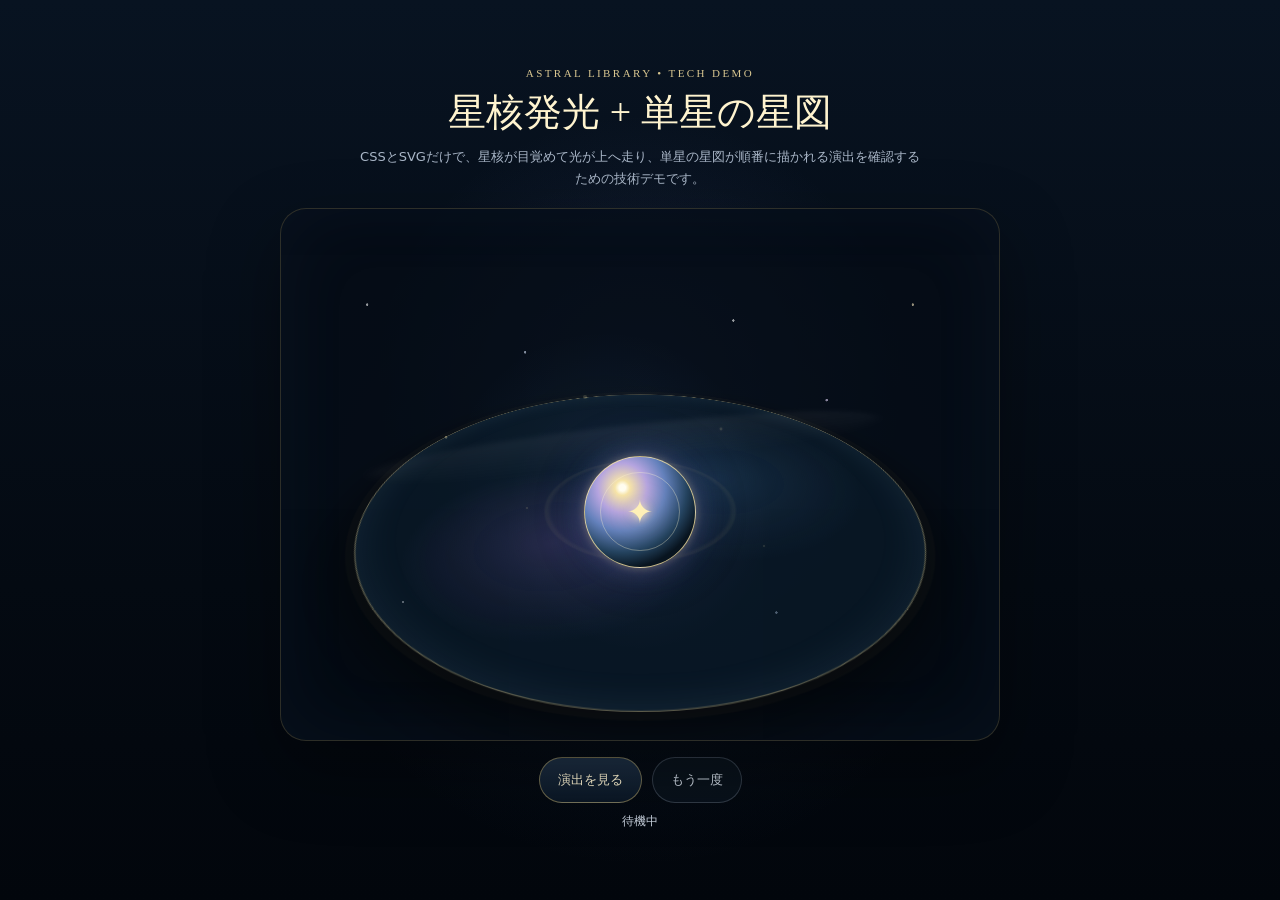
<file: starcore-svg-demo.html>
<!DOCTYPE html>
<html lang="ja">
<head>
<meta charset="UTF-8">
<meta name="viewport" content="width=device-width,initial-scale=1,viewport-fit=cover">
<meta name="theme-color" content="#050b14">
<title>星核 + 単星の星図 技術デモ</title>
<style>
:root{
  --bg:#050b14;
  --panel:#081522;
  --gold:#e8cc7b;
  --gold2:#fff0b8;
  --blue:#8bc2ff;
  --violet:#9b86df;
  --text:#f5f3ea;
  --muted:#aab7c8;
}
*{box-sizing:border-box}
html,body{margin:0;min-height:100%;background:#02060d;color:var(--text);font-family:"Hiragino Sans","Yu Gothic",system-ui,-apple-system,sans-serif}
body{overflow-x:hidden}
.demo{
  min-height:100vh;
  display:grid;
  place-items:center;
  padding:24px 16px calc(24px + env(safe-area-inset-bottom));
  background:
    radial-gradient(circle at 50% 42%,rgba(98,116,190,.15),transparent 32%),
    radial-gradient(circle at 50% 58%,rgba(68,112,170,.11),transparent 42%),
    linear-gradient(180deg,#081321 0%,#040a12 65%,#02060c 100%);
}
.wrap{width:min(94vw,720px);text-align:center}
.kicker{font-family:Georgia,serif;letter-spacing:.22em;font-size:11px;color:#d8c690;margin-bottom:8px}
h1{font-family:Georgia,"Yu Mincho",serif;font-size:clamp(24px,6vw,38px);font-weight:500;margin:0;color:#fff4cf}
.note{max-width:560px;margin:8px auto 18px;color:var(--muted);font-size:13px;line-height:1.7}
.stage{
  position:relative;
  width:100%;
  aspect-ratio:1.35;
  min-height:430px;
  overflow:hidden;
  border-radius:26px;
  background:
    radial-gradient(circle at 50% 58%,rgba(127,96,181,.14),transparent 28%),
    radial-gradient(circle at 45% 52%,rgba(70,130,181,.10),transparent 32%),
    rgba(5,13,23,.82);
  border:1px solid rgba(232,204,123,.18);
  box-shadow:inset 0 0 80px rgba(108,142,191,.06),0 28px 70px rgba(0,0,0,.36);
}
.stars{position:absolute;inset:0;pointer-events:none;opacity:.58;background-image:
 radial-gradient(circle at 12% 18%,#fff 0 1px,transparent 1.4px),
 radial-gradient(circle at 23% 43%,#ffe8aa 0 1px,transparent 1.5px),
 radial-gradient(circle at 34% 27%,#dce9ff 0 1px,transparent 1.4px),
 radial-gradient(circle at 63% 21%,#fff 0 1px,transparent 1.4px),
 radial-gradient(circle at 76% 36%,#e9dcff 0 1px,transparent 1.5px),
 radial-gradient(circle at 88% 18%,#fff0c4 0 1px,transparent 1.4px),
 radial-gradient(circle at 17% 74%,#fff 0 1px,transparent 1.4px),
 radial-gradient(circle at 69% 76%,#d8e6ff 0 1px,transparent 1.5px);
}
.board{
  position:absolute;left:50%;top:56%;transform:translate(-50%,-50%) perspective(780px) rotateX(58deg);
  width:76%;aspect-ratio:1;border-radius:50%;
  background:
    radial-gradient(circle at 50% 50%,rgba(255,242,188,.08) 0 4%,transparent 5% 23%,rgba(211,190,126,.06) 24% 24.5%,transparent 25%),
    radial-gradient(circle at 35% 62%,rgba(129,92,183,.21),transparent 28%),
    radial-gradient(circle at 65% 40%,rgba(66,120,176,.19),transparent 31%),
    rgba(13,34,54,.44);
  border:1px solid rgba(226,204,142,.44);
  box-shadow:inset 0 0 42px rgba(144,194,228,.10),0 0 0 8px rgba(123,101,58,.05),0 30px 70px rgba(0,0,0,.62);
}
.board::after{
  content:"";position:absolute;left:-5%;right:-5%;top:16%;height:18%;transform:rotate(-14deg);
  background:linear-gradient(180deg,rgba(255,255,255,.10),transparent);
  filter:blur(7px);opacity:.55;border-radius:50%;
}
.diagram{
  position:absolute;left:50%;top:53%;width:58%;aspect-ratio:1;transform:translate(-50%,-50%);
  filter:drop-shadow(0 0 4px rgba(240,215,139,.22));
}
.ring,.axis,.ray,.node-line{
  fill:none;stroke-linecap:round;stroke-linejoin:round;
}
.ring{stroke:rgba(229,206,139,.52);stroke-width:1.2}
.ring.soft{stroke:rgba(175,194,224,.22);stroke-width:.85}
.axis{stroke:rgba(229,206,139,.20);stroke-width:.8}
.ray{stroke:url(#goldStroke);stroke-width:1.8;filter:url(#softGlow)}
.draw{
  stroke-dasharray:1000;
  stroke-dashoffset:1000;
}
.node-line{stroke:rgba(235,215,151,.70);stroke-width:1.2;stroke-dasharray:220;stroke-dashoffset:220}
.star-node{fill:#fff0b0;opacity:0;filter:url(#strongGlow)}
.secondary{fill:#a8c7ee;opacity:0}
.core-shell{
  position:absolute;left:50%;top:57%;transform:translate(-50%,-50%);
  width:clamp(72px,17vw,112px);aspect-ratio:1;border-radius:50%;z-index:8;
  background:
    radial-gradient(circle at 34% 28%,#fffdf0 0 3%,#f6e4a9 7%,#b5a4df 23%,#6481bc 40%,#24435f 60%,#08141f 75%);
  border:1px solid rgba(249,228,163,.78);
  box-shadow:0 0 8px rgba(247,222,148,.28),0 0 28px rgba(133,114,199,.32),0 0 64px rgba(65,118,170,.12);
}
.core-shell::before{content:"";position:absolute;inset:14%;border-radius:50%;border:1px solid rgba(255,246,207,.34)}
.core-shell::after{content:"✦";position:absolute;inset:0;display:grid;place-items:center;font-size:32px;color:#fff0b7;text-shadow:0 0 10px #fff2bb,0 0 26px rgba(240,201,102,.75)}
.core-halo{
  position:absolute;left:50%;top:57%;transform:translate(-50%,-50%);
  width:clamp(120px,28vw,190px);aspect-ratio:1;border-radius:50%;z-index:7;
  background:radial-gradient(circle,rgba(255,234,163,.20) 0 11%,rgba(143,126,209,.15) 26%,rgba(78,128,180,.08) 46%,transparent 70%);
  opacity:.35;
}
.pulse-ring{
  position:absolute;left:50%;top:57%;transform:translate(-50%,-50%) scale(.65);
  width:clamp(120px,28vw,190px);aspect-ratio:1;border-radius:50%;z-index:6;
  border:1px solid rgba(244,222,150,.28);opacity:0;
}
.spark{
  position:absolute;width:4px;height:4px;border-radius:50%;background:#fff0b0;
  box-shadow:0 0 8px rgba(255,239,181,.85);opacity:.15;
}
.spark.s1{left:42%;top:35%}.spark.s2{left:61%;top:41%;transform:scale(.7)}
.spark.s3{left:34%;top:56%;transform:scale(.55)}.spark.s4{left:67%;top:63%;transform:scale(.5)}
.beam-dot{
  position:absolute;left:50%;top:57%;width:9px;height:9px;border-radius:50%;z-index:9;
  transform:translate(-50%,-50%);background:#fff7cb;box-shadow:0 0 8px #fff3bb,0 0 22px rgba(244,205,112,.85);opacity:0;
}
.controls{display:flex;justify-content:center;gap:10px;flex-wrap:wrap;margin-top:16px}
button{
  min-height:46px;padding:0 18px;border-radius:999px;border:1px solid rgba(232,204,123,.44);
  color:#fff5d3;background:linear-gradient(180deg,rgba(32,51,72,.94),rgba(10,23,38,.96));cursor:pointer;
}
button.secondary-btn{color:#cbd4df;border-color:rgba(179,193,214,.24);background:rgba(10,20,31,.8)}
button:focus-visible{outline:2px solid #fff3b4;outline-offset:3px}
.status{margin-top:10px;color:#c7d0dc;font-size:12px;min-height:20px}

/* animation states */
.stage.playing .core-shell{
  animation:coreWake 2.6s cubic-bezier(.22,.61,.36,1) both;
}
.stage.playing .core-halo{
  animation:haloWake 2.6s cubic-bezier(.22,.61,.36,1) both;
}
.stage.playing .pulse-ring{
  animation:ringPulse 1.5s ease-out .55s both;
}
.stage.playing .ring.outer{animation:drawLine 1.25s cubic-bezier(.3,.7,.2,1) .45s forwards}
.stage.playing .ring.mid{animation:drawLine 1.05s cubic-bezier(.3,.7,.2,1) .75s forwards}
.stage.playing .ring.inner{animation:drawLine .9s cubic-bezier(.3,.7,.2,1) 1.0s forwards}
.stage.playing .axis.a1{animation:drawLine .75s ease-out 1.15s forwards}
.stage.playing .axis.a2{animation:drawLine .75s ease-out 1.25s forwards}
.stage.playing .axis.a3{animation:drawLine .75s ease-out 1.35s forwards}
.stage.playing .axis.a4{animation:drawLine .75s ease-out 1.45s forwards}
.stage.playing .node-line{animation:drawNode .8s cubic-bezier(.22,.61,.36,1) 1.75s forwards}
.stage.playing .star-node{animation:nodeReveal .7s ease-out 2.28s forwards}
.stage.playing .secondary.n1{animation:smallNode .5s ease-out 1.65s forwards}
.stage.playing .secondary.n2{animation:smallNode .5s ease-out 1.82s forwards}
.stage.playing .secondary.n3{animation:smallNode .5s ease-out 1.95s forwards}
.stage.playing .beam-dot{animation:travel 1.0s cubic-bezier(.4,0,.2,1) 1.55s forwards}
.stage.playing .spark.s1{animation:sparkle 1.8s ease-in-out .5s both}
.stage.playing .spark.s2{animation:sparkle 1.8s ease-in-out .9s both}
.stage.playing .spark.s3{animation:sparkle 1.8s ease-in-out 1.2s both}
.stage.playing .spark.s4{animation:sparkle 1.8s ease-in-out 1.45s both}

@keyframes coreWake{
  0%{transform:translate(-50%,-50%) scale(.93);filter:brightness(.75) saturate(.85);box-shadow:0 0 4px rgba(247,222,148,.16),0 0 14px rgba(133,114,199,.18)}
  32%{transform:translate(-50%,-50%) scale(1.035);filter:brightness(1.35) saturate(1.08);box-shadow:0 0 12px rgba(255,235,173,.52),0 0 40px rgba(143,120,210,.52),0 0 76px rgba(72,133,188,.20)}
  58%{transform:translate(-50%,-50%) scale(.995);filter:brightness(1.08)}
  100%{transform:translate(-50%,-50%) scale(1);filter:brightness(1);box-shadow:0 0 10px rgba(247,222,148,.36),0 0 32px rgba(133,114,199,.37),0 0 62px rgba(65,118,170,.14)}
}
@keyframes haloWake{
  0%{opacity:.22;transform:translate(-50%,-50%) scale(.72)}
  35%{opacity:.72;transform:translate(-50%,-50%) scale(1.08)}
  100%{opacity:.40;transform:translate(-50%,-50%) scale(1)}
}
@keyframes ringPulse{
  0%{opacity:0;transform:translate(-50%,-50%) scale(.55)}
  18%{opacity:.72}
  100%{opacity:0;transform:translate(-50%,-50%) scale(1.35)}
}
@keyframes drawLine{to{stroke-dashoffset:0}}
@keyframes drawNode{to{stroke-dashoffset:0}}
@keyframes nodeReveal{
  0%{opacity:0;r:3}
  50%{opacity:1;r:8}
  100%{opacity:1;r:5}
}
@keyframes smallNode{from{opacity:0}to{opacity:.7}}
@keyframes travel{
  0%{opacity:0;transform:translate(-50%,-50%) translateY(0) scale(.6)}
  12%{opacity:1}
  82%{opacity:1}
  100%{opacity:0;transform:translate(-50%,-50%) translateY(-145px) scale(1)}
}
@keyframes sparkle{
  0%,100%{opacity:.12;transform:scale(.5)}
  50%{opacity:.95;transform:scale(1.35)}
}

@media(max-width:520px){
  .stage{aspect-ratio:.95;min-height:560px}
  .board{width:88%;top:61%}
  .diagram{width:72%;top:58%}
  .core-shell,.core-halo,.pulse-ring,.beam-dot{top:62%}
  @keyframes travel{
    0%{opacity:0;transform:translate(-50%,-50%) translateY(0) scale(.6)}
    12%{opacity:1}
    82%{opacity:1}
    100%{opacity:0;transform:translate(-50%,-50%) translateY(-170px) scale(1)}
  }
}
@media(prefers-reduced-motion:reduce){
  .stage.playing *{animation:none!important}
  .draw,.node-line{stroke-dashoffset:0}
  .star-node{opacity:1}
  .secondary{opacity:.7}
}
</style>
</head>
<body>
<main class="demo">
  <div class="wrap">
    <div class="kicker">ASTRAL LIBRARY • TECH DEMO</div>
    <h1>星核発光 + 単星の星図</h1>
    <p class="note">CSSとSVGだけで、星核が目覚めて光が上へ走り、単星の星図が順番に描かれる演出を確認するための技術デモです。</p>

    <section class="stage" id="stage" aria-label="星核と単星の星図 技術デモ">
      <div class="stars" aria-hidden="true"></div>
      <div class="board" aria-hidden="true"></div>

      <svg class="diagram" viewBox="0 0 400 400" aria-label="単星の星図">
        <defs>
          <linearGradient id="goldStroke" x1="0" y1="1" x2="0" y2="0">
            <stop offset="0" stop-color="#8ba3c7" stop-opacity=".45"/>
            <stop offset=".45" stop-color="#d9bd72" stop-opacity=".8"/>
            <stop offset="1" stop-color="#fff0b6"/>
          </linearGradient>
          <filter id="softGlow" x="-60%" y="-60%" width="220%" height="220%">
            <feGaussianBlur stdDeviation="2.6" result="blur"/>
            <feMerge><feMergeNode in="blur"/><feMergeNode in="SourceGraphic"/></feMerge>
          </filter>
          <filter id="strongGlow" x="-100%" y="-100%" width="300%" height="300%">
            <feGaussianBlur stdDeviation="5.5" result="blur"/>
            <feMerge><feMergeNode in="blur"/><feMergeNode in="SourceGraphic"/></feMerge>
          </filter>
        </defs>

        <circle cx="200" cy="200" r="150" class="ring outer draw"/>
        <circle cx="200" cy="200" r="112" class="ring soft mid draw"/>
        <circle cx="200" cy="200" r="70" class="ring soft inner draw"/>

        <line x1="50" y1="200" x2="350" y2="200" class="axis a1 draw"/>
        <line x1="200" y1="50" x2="200" y2="350" class="axis a2 draw"/>
        <line x1="94" y1="94" x2="306" y2="306" class="axis a3 draw"/>
        <line x1="306" y1="94" x2="94" y2="306" class="axis a4 draw"/>

        <circle cx="150" cy="145" r="2.2" class="secondary n1"/>
        <circle cx="257" cy="164" r="2.2" class="secondary n2"/>
        <circle cx="244" cy="254" r="2.2" class="secondary n3"/>

        <line x1="200" y1="242" x2="200" y2="118" class="node-line"/>
        <circle cx="200" cy="112" r="5" class="star-node"/>
      </svg>

      <div class="pulse-ring" aria-hidden="true"></div>
      <div class="core-halo" aria-hidden="true"></div>
      <div class="core-shell" aria-label="星核"></div>
      <div class="beam-dot" aria-hidden="true"></div>

      <div class="spark s1"></div>
      <div class="spark s2"></div>
      <div class="spark s3"></div>
      <div class="spark s4"></div>
    </section>

    <div class="controls">
      <button type="button" id="play">演出を見る</button>
      <button type="button" id="replay" class="secondary-btn">もう一度</button>
    </div>
    <div class="status" id="status" aria-live="polite">待機中</div>
  </div>
</main>

<script>
(() => {
  const stage = document.getElementById('stage');
  const play = document.getElementById('play');
  const replay = document.getElementById('replay');
  const status = document.getElementById('status');

  let timer = null;

  function run() {
    if (timer) clearTimeout(timer);
    stage.classList.remove('playing');
    void stage.offsetWidth;
    stage.classList.add('playing');
    status.textContent = '星核が目覚め、星図を解放しています…';
    timer = setTimeout(() => {
      status.textContent = '単星の星図が完成しました';
    }, 2950);
  }

  play.addEventListener('click', run);
  replay.addEventListener('click', run);
})();
</script>
</body>
</html>
</file>
<file: library-entrance.css>
.owl{position:absolute;inset:0;filter:drop-shadow(0 8px 18px #0008)}.layer,.head,.torso,.feet{position:absolute;inset:0;width:100%;height:100%;pointer-events:none}.layer{object-fit:fill}.torso{clip-path:inset(39% 0 14%)}.breath-canvas{position:absolute;inset:0;width:100%;height:100%}.torso.ready>.layer{visibility:hidden}.feet{clip-path:inset(84% 0 0)}.head{transform-origin:57% 39%;clip-path:inset(0 0 59%);will-change:transform}.eyes{opacity:0;mask-image:radial-gradient(ellipse 9% 4.1% at 44% 25.5%,#000 80%,transparent 100%),radial-gradient(ellipse 9% 4.1% at 68% 28.5%,#000 80%,transparent 100%);transition:opacity 95ms ease-in}.blink .eyes{opacity:1}.brooch{position:absolute;left:64.5%;top:43.5%;width:10px;height:10px;transform:translate(-50%,-50%);border-radius:50%;opacity:0;background:#fff9d3;box-shadow:0 0 9px 4px #ffe7a3,0 0 25px 12px #eab85a80,0 0 55px 28px #d7b77433}.brooch:before,.brooch:after{content:'';position:absolute;background:linear-gradient(transparent,#fff6c7,transparent);left:50%;top:50%;transform:translate(-50%,-50%);width:2px;height:44px}.brooch:after{transform:translate(-50%,-50%) rotate(90deg)}.respond .head{animation:tilt 3.3s cubic-bezier(.42,0,.25,1) both}.respond .brooch{animation:glow 2.3s 1.05s ease-in-out both}
@keyframes tilt{0%,6%{transform:rotate(0)}32%,54%{transform:rotate(5deg)}100%{transform:rotate(0)}}@keyframes glow{0%,100%{opacity:0;scale:.8}35%{opacity:.9;scale:1}70%{opacity:.45;scale:1.1}}

*{box-sizing:border-box}[hidden]{display:none!important}body{margin:0;background:#050a13;color:#f4e8cd;font-family:"Yu Mincho","Hiragino Mincho ProN",serif}a{color:inherit;text-decoration:none}button{font:inherit;color:inherit;cursor:pointer}a,button,input{touch-action:manipulation}button:focus-visible,a:focus-visible,input:focus-visible{outline:2px solid #ffdc91;outline-offset:5px}.library-shell{--w:min(100vw,520px);--art-height:calc(var(--w) * 1.778);max-width:520px;margin:auto;min-height:100svh;position:relative;isolation:isolate;overflow:hidden;background:#080f20}.backdrop{position:absolute;inset:0;z-index:-2;background:url('assets/astral/library-empty.jpg') top center/100% auto no-repeat;animation:arrive 1.1s ease-out both}.library-shell:after{content:'';position:absolute;inset:0;z-index:-1;pointer-events:none;background:linear-gradient(#03091555,transparent 24%,transparent 64%,#050a13 91%)}.masthead{text-align:center;padding:26px 52px 0;position:relative;text-shadow:0 2px 12px #000}.brand{font-size:10px;letter-spacing:.18em;color:#e8cb91;margin:0}h1{font-size:clamp(30px,8vw,43px);font-weight:400;letter-spacing:.17em;margin:12px 0}.subtitle{font-size:12px;line-height:1.8;margin:0}.menu-toggle{position:absolute;right:13px;top:22px;border:1px solid #d9bc7766;border-radius:50%;width:42px;height:42px;background:#081526bb;font-size:20px}.home-view{display:flow-root}.character-stage{position:absolute;left:3%;top:calc(var(--art-height) * .125);width:40%;aspect-ratio:480/852;pointer-events:none}.welcome{position:absolute;right:7%;top:calc(var(--art-height) * .315);margin:0;font-size:clamp(11px,2.9vw,15px);line-height:2.1;text-shadow:0 2px 7px #000,0 0 18px #000}.home-actions{padding:0 24px;position:relative;margin-top:calc(var(--art-height) * .78 - 142px);text-align:center}.home-actions>p{font-size:12px;letter-spacing:.08em;min-height:22px;text-shadow:0 1px 8px #000}.primary{display:flex;align-items:center;justify-content:center;gap:24px;min-height:54px;padding:14px 20px;width:100%;border:1px solid #d6b77a;border-radius:40px;background:linear-gradient(#233247ee,#091524ee);color:#fff0cf;box-shadow:0 0 0 4px #dfbf6510;letter-spacing:.13em;font-size:17px}.primary:disabled{cursor:wait;opacity:.8}.primary span{font-size:24px}.quick-links{display:flex;gap:20px;align-items:center;justify-content:center;margin:17px 0}.quick-links a{padding:10px 0;font-size:13px}.quick-links span{font-size:9px;color:#bc9e60}.entrance-chart{position:absolute;left:7%;top:calc(var(--art-height) * .575);width:86%;height:auto;opacity:0;filter:drop-shadow(0 0 5px #ffe7ab);pointer-events:none}.entrance-chart path,.entrance-chart ellipse{stroke-dasharray:1;stroke-dashoffset:1}.unlock .entrance-chart{opacity:1;transition:opacity .4s}.unlock .entrance-chart path,.unlock .entrance-chart ellipse{stroke-dashoffset:0;transition:stroke-dashoffset 1.1s ease-out}.entrance-glow{position:absolute;left:20%;top:calc(var(--art-height) * .54);width:60%;aspect-ratio:1;opacity:0;background:radial-gradient(ellipse,#fff0b63b,transparent 65%);pointer-events:none}.unlock .entrance-glow{animation:glow 1.8s both}.panel{margin:28px 18px 0;padding:22px 20px 28px;background:#091221eb;border:1px solid #c6a97155;border-radius:22px;min-height:430px;animation:panelIn .45s ease-out}.back-link{display:inline-block;font-size:12px;color:#ddc694;min-height:35px}.eyebrow{font-size:9px;letter-spacing:.21em;color:#bda477;margin:10px 0}.panel h2{font-size:25px;font-weight:400;line-height:1.65;margin:12px 0}.panel>p:not(.eyebrow){font-size:12px;line-height:1.8;color:#c8c0b3}.reading{display:flex;gap:18px;padding:20px 14px;border:1px solid #b99a6255;border-radius:14px;margin-top:22px;align-items:center}.available{background:linear-gradient(130deg,#263043aa,#161f30)}.reading img{width:60px;height:96px;object-fit:cover;border-radius:5px;box-shadow:0 0 18px #dfc07722}.reading small{font-size:10px;color:#d5bd8e}.reading h3{font-size:19px;font-weight:400;margin:8px 0}.reading p{font-size:11px;line-height:1.8;color:#c6beb0;margin:8px 0}.read-link{font-size:12px;color:#f2dca9}.upcoming{opacity:.65}.symbol{font-size:18px;width:60px;flex-shrink:0}.badge{display:inline-block;font-size:10px;border:1px solid #bea57566;border-radius:14px;padding:4px 10px}.empty{text-align:center;padding:28px 0}.empty>span:first-child{font-size:45px;color:#d5b578}.empty h3{font-size:17px;font-weight:400;margin-top:25px}.empty p{font-size:12px;line-height:2;color:#bfb8ac}.empty .primary{font-size:14px;margin-top:30px}.empty img{border-radius:6px}footer{text-align:center;color:#b59b6d;font-size:8px;letter-spacing:.17em;padding:22px 12px 28px}dialog{background:#0b1628;color:#f1dfb9;border:1px solid #b89b63;border-radius:20px;width:min(90vw,390px);padding:22px;box-shadow:0 20px 80px #000a}dialog::backdrop{background:#010611bb;backdrop-filter:blur(4px)}.dialog-head{display:flex;align-items:center;justify-content:space-between}.dialog-head h2{font-size:20px;font-weight:400}.dialog-head button{width:44px;height:44px;background:none;border:0;font-size:30px}dialog nav{display:grid}dialog nav a{padding:16px 0;border-bottom:1px solid #d1b26d33;font-size:15px}.motion-setting{display:block;font-size:13px;padding:22px 0 5px}dialog p{font-size:11px;color:#b9b1a4}body.still .head,body.still .brooch,body.still .entrance-glow{animation:none!important}body.still .backdrop,body.still .panel{animation:none}body.still .eyes,body.still .entrance-chart *{transition:none!important}@keyframes arrive{from{filter:brightness(.35)}to{filter:brightness(1)}}@keyframes panelIn{from{opacity:0;transform:translateY(9px)}to{opacity:1;transform:none}}@media(max-width:350px){.masthead{padding-top:19px}.subtitle{font-size:11px}.brand{font-size:8px}.home-actions{padding:0 18px}.welcome{right:4%;font-size:10px}.quick-links{gap:16px}.panel{padding:18px 14px}.reading{gap:12px;padding:16px 10px}.reading h3{font-size:17px}}@media(prefers-reduced-motion:reduce){*,*:before,*:after{animation:none!important;transition:none!important}}
.masthead{min-height:142px}.masthead .subtitle{display:none}


/* Independent idle gestures and warm, slow lighting. */
.head-base{mask-image:url("data:image/svg+xml,%3Csvg%20xmlns%3D%22http%3A%2F%2Fwww.w3.org%2F2000%2Fsvg%22%20viewBox%3D%220%200%20100%20100%22%20preserveAspectRatio%3D%22none%22%3E%3Cdefs%3E%3Cmask%20id%3D%22m%22%3E%3Crect%20width%3D%22100%22%20height%3D%22100%22%20fill%3D%22white%22%2F%3E%3Cpolygon%20points%3D%2224%2C3%2042%2C3%2047%2C19%2034%2C19%2025%2C13%22%20fill%3D%22black%22%2F%3E%3Cpolygon%20points%3D%2281%2C10%2098%2C10%2098%2C23%2081%2C23%2080%2C18%22%20fill%3D%22black%22%2F%3E%3C%2Fmask%3E%3C%2Fdefs%3E%3Crect%20width%3D%22100%22%20height%3D%22100%22%20fill%3D%22white%22%20mask%3D%22url(%23m)%22%2F%3E%3C%2Fsvg%3E");mask-size:100% 100%}
.ear{position:absolute;inset:0;pointer-events:none}.ear-left{clip-path:polygon(24% 3%,42% 3%,47% 19%,34% 19%,25% 13%);transform-origin:39% 19%}.ear-right{clip-path:polygon(81% 10%,98% 10%,98% 23%,81% 23%,80% 18%);transform-origin:86% 23%}
.idle-tilt .head{animation:tilt 3.8s cubic-bezier(.42,0,.25,1) both}.ear-twitch .ear-left{animation:earFlutter .85s ease-in-out both}.ear-twitch .ear-right{animation:earFlutter .85s .14s ease-in-out both;--ear-direction:-1}
@keyframes earFlutter{0%,100%{rotate:0deg}18%{rotate:calc(-3deg * var(--ear-direction,1))}35%{rotate:calc(2deg * var(--ear-direction,1))}52%{rotate:calc(-2.5deg * var(--ear-direction,1))}73%{rotate:calc(1deg * var(--ear-direction,1))}}
.living-lights{position:absolute;top:0;left:0;width:100%;aspect-ratio:940/1672;pointer-events:none;overflow:hidden;z-index:0}.living-lights i{position:absolute;left:var(--x);top:var(--y);width:var(--size);aspect-ratio:1;transform:translate(-50%,-50%);border-radius:50%;background:radial-gradient(circle,#fff5caaa,#f8c26938 25%,transparent 70%);mix-blend-mode:screen;opacity:.25;animation:lampBreathe var(--duration) var(--delay) ease-in-out infinite alternate}.living-lights .star-light{background:radial-gradient(circle,#fffbe6 0%,#ffe5a275 12%,transparent 65%)}.star-light:after{content:'';position:absolute;inset:15% 47%;background:linear-gradient(transparent,#ffefcaaa,transparent)}@keyframes lampBreathe{from{opacity:.12}to{opacity:.65}}
.masthead,.home-actions,.panel{position:relative;z-index:2}.welcome,.character-stage{z-index:1}
body.still .ear,body.still .living-lights i{animation:none!important}body.still .living-lights i{opacity:.18}
@media(prefers-reduced-motion:reduce){.ear,.living-lights i{animation:none!important}.living-lights i{opacity:.18}}

/* The head tilt now belongs to idle time; starting triggers the existing light cue. */
.respond .head{animation:none}

/* Light sources have individual rhythms; no full-screen brightness animation. */
.living-lights .lamp-light{background:radial-gradient(ellipse,#fff1b7bb 0%,#ffd08666 20%,#efa74229 44%,transparent 72%);animation-name:lampFlicker;animation-direction:normal}
@keyframes lampFlicker{0%,100%{opacity:.28;scale:0.973}18%{opacity:.68;scale:1.02}32%{opacity:.42;scale:0.993}51%{opacity:.83;scale:1.04}68%{opacity:.51;scale:1.007}86%{opacity:.73;scale:1.023}}
.living-lights .star-light{background:radial-gradient(circle,#fffbe9 0%,#ffe9b8b3 12%,#e1bf6940 36%,transparent 70%);animation-name:starGlimmer;animation-direction:normal}
.living-lights .star-light:before,.living-lights .star-light:after{content:'';position:absolute;inset:8% 47%;background:linear-gradient(transparent,#fff8d8,transparent);box-shadow:0 0 6px #ffe0a266}
.living-lights .star-light:before{transform:rotate(90deg)}
@keyframes starGlimmer{0%,12%,78%,100%{opacity:.08;scale:0.883}34%{opacity:.96;scale:1.067}49%{opacity:.4;scale:0.973}60%{opacity:.64;scale:1.013}}
.living-lights .core-light{background:radial-gradient(ellipse,#fff8d8b3 0%,#ffe4a369 13%,#e3bd7033 36%,transparent 70%);animation-name:coreBreathe;animation-direction:normal}
@keyframes coreBreathe{0%,100%{opacity:.22;scale:0.933}48%{opacity:.82;scale:1.06}}
.living-lights .window-light{background:radial-gradient(circle,#eef3ffd9 0%,#bdcaff60 15%,transparent 65%);animation-name:windowTwinkle;animation-direction:normal}
@keyframes windowTwinkle{0%,100%{opacity:.06;scale:0.917}38%{opacity:.5;scale:1}63%{opacity:.14;scale:0.933}}
body.still .living-lights i{scale:1;opacity:.14}

/* Slow ambient light changes and keep each glow close to its source. */
.living-lights i{animation-duration:calc(var(--duration) * 3);animation-delay:calc(var(--delay) * 3)}
</file>
<file: oracle-journal.css>
.journal-result{margin:22px 0;text-align:left;border:1px solid #d0af6c55;background:#0b1625f2;border-radius:18px;padding:22px 18px;color:#f1e4c6}.journal-result h2{font-size:20px;font-weight:400;line-height:1.6;margin:0 0 18px}.journal-keyword{color:#efd49a;font-size:15px;letter-spacing:.08em}.journal-copy{font-size:14px;line-height:2;white-space:pre-wrap;overflow-wrap:anywhere}.journal-message h4{font-size:12px;letter-spacing:.08em;color:#d8bf87;margin:22px 0 6px}.journal-form{display:grid;gap:12px;margin-top:24px}.journal-form label,.journal-filter-label{font-size:12px;color:#e0cca8}.journal-form select,.journal-filter,.journal-form textarea{font:inherit;font-size:16px;color:#f6e7c8;background:#101f33;border:1px solid #bd9b6066;border-radius:10px;padding:12px;width:100%;min-height:46px;box-sizing:border-box}.journal-form textarea{resize:vertical;line-height:1.7;min-height:140px}.journal-form select:focus-visible,.journal-form textarea:focus-visible,.journal-filter:focus-visible{outline:2px solid #f7d796;outline-offset:3px}.journal-form textarea::placeholder{color:#aeb6c1;font-size:13px}.journal-form .journal-button,.journal-button{font:inherit;font-size:15px;border:1px solid #c5a875;border-radius:30px;background:linear-gradient(#25354b,#0d192b);color:#f5e1b8;width:100%;min-height:48px;padding:12px;cursor:pointer}.journal-button:disabled{opacity:.65;cursor:default}.journal-status{font-size:13px;line-height:1.8;color:#ffe7b6;margin:0;overflow-wrap:anywhere}.journal-privacy{font-size:11px;line-height:1.8;color:#b9b4aa;margin:18px 0 6px}.journal-link{display:block;color:#f4d599;text-align:center;padding:14px 4px;min-height:44px;font-size:14px;text-decoration:underline;text-underline-offset:4px}.journal-link[hidden]{display:none}.journal-filter-label{display:block;margin:22px 0 8px}.journal-count{font-size:11px;color:#bcb5a7;margin:8px 0}.journal-list{display:grid;gap:12px;margin-top:18px}.journal-entry{display:grid;gap:10px;width:100%;padding:18px;text-align:left;background:#142239e8;border:1px solid #c1a16855;border-radius:14px;color:#f0e0bc;cursor:pointer;font:inherit}.journal-entry strong{font-size:18px;font-weight:400}.journal-meta{font-size:11px;color:#c0b9aa;line-height:1.8}.journal-theme{font-size:11px;border:1px solid #bea16566;border-radius:12px;padding:3px 8px;justify-self:start}.journal-preview{font-size:12px;line-height:1.7;color:#c7c1b6;overflow:hidden;white-space:nowrap;text-overflow:ellipsis;max-width:100%;min-width:0}.journal-empty{text-align:center;padding:25px 0;font-size:13px;line-height:1.9}.journal-back{font:inherit;background:none;border:0;color:#dbc38e;font-size:13px;padding:14px 0;cursor:pointer}.journal-detail-title{font-weight:400;font-size:23px;margin:16px 0}.journal-message{max-width:100%}.journal-entry:focus-visible,.journal-button:focus-visible,.journal-back:focus-visible{outline:2px solid #f7d796;outline-offset:4px}#journalView{min-width:0}
</file>
<file: one-oracle-flow.css>
/* Only the new flow demo uses these overrides. */
[hidden]{display:none!important}
.scene{min-height:100svh}
.scene::after{z-index:1}
.badge{display:none}
.header{padding-top:18px}
.header .prompt{font-size:11px;margin-top:8px}
.room{height:clamp(340px,51svh,490px);min-height:0;padding:0;max-width:680px}
.owl{width:clamp(74px,20vw,112px);top:24%;left:4%;opacity:.85;pointer-events:none}
.board-area{width:min(96vw,600px);bottom:-8%;pointer-events:none}
.diagram{top:50%;width:72%}
.core-halo,.pulse-ring,.core,.beam-dot{top:54%}
.core{width:clamp(42px,11vw,64px)}
.mist{pointer-events:none;transition:opacity 1.5s,transform 1.5s}
.scene.cleared .mist{opacity:0;transform:translateY(30px)}
.bottom{position:relative;z-index:45;bottom:auto;left:auto;transform:none;width:min(100%,520px);margin:0 auto;padding:8px 20px calc(18px + env(safe-area-inset-bottom));text-align:center}
.caption{font-size:11px;letter-spacing:.12em;color:var(--gold)}
.status{min-height:38px;margin:7px 0;font-size:13px;line-height:1.6}
.bottom button{min-height:46px;touch-action:manipulation}
.bottom #action{width:100%;max-width:350px}
button:disabled{opacity:.45;cursor:default}
button:focus-visible,input:focus-visible{outline:2px solid #fff0b5;outline-offset:4px}
.secondary-button{background:transparent!important;color:var(--gold)!important;box-shadow:none!important}
.hint,.demo-note{font-size:10px;line-height:1.6;color:var(--muted);margin:7px 0}
.demo-note{opacity:.7;margin-top:12px}
#cutControls{margin:10px auto;max-width:340px;font-size:12px}
#cutControls label{display:flex;justify-content:space-between}
input[type=range]{width:100%;height:44px;accent-color:var(--gold)}
.navigation{display:flex;align-items:center;justify-content:center;gap:14px;font-size:12px}
.navigation button{width:46px;padding:0;font-size:22px}
.deck{position:absolute;left:50%;top:28%;width:76px;height:120px;transform:translateX(-50%);z-index:26}
.deck i,.orbit-card,.card-back{border:1px solid #d7b86b;border-radius:7px;background:radial-gradient(circle at center,#304161,#102b46 42%,#081421 100%);box-shadow:0 6px 14px #0006}
.deck i{position:absolute;inset:0;display:grid;place-items:center;color:var(--gold)}
.deck i::after{content:'✦';border:1px solid #d7b86b66;position:absolute;inset:6px;display:grid;place-items:center;font-size:28px}
.deck i:nth-child(1){transform:translate(-4px,4px)}
.deck i:nth-child(2){transform:translate(0,0)}
.deck i:nth-child(3){transform:translate(4px,-4px)}
.deck.shuffling i:nth-child(2){animation:overhand .48s ease-in-out 3}
.deck.shuffling i:nth-child(3){animation:overhand .48s ease-in-out .16s 3}
@keyframes overhand{0%,100%{transform:translate(4px,-4px) rotate(0)}40%{transform:translate(38px,-42px) rotate(9deg)}75%{transform:translate(-7px,12px) rotate(-4deg)}}
.deck.cutting i:nth-child(3){transform:translate(55px,-20px);transition:transform .3s}
.orbit-window{position:absolute;left:0;right:0;bottom:0;height:166px;overflow-x:auto;overflow-y:hidden;overscroll-behavior-x:contain;scrollbar-width:thin;scrollbar-color:#d7b86b55 transparent;z-index:30;scroll-snap-type:x proximity}
.orbit{position:relative;width:1100px;height:155px;margin:auto}
.orbit-card{position:absolute;top:var(--y);left:var(--x);width:44px;height:72px;padding:0;color:var(--gold);transform:rotate(var(--r));transition:transform .2s,border-color .2s,opacity .3s;scroll-snap-align:center;cursor:pointer}
.orbit-card::before{content:'✦';position:absolute;inset:4px;border:1px solid #d7b86b66;border-radius:4px;display:grid;place-items:center;font-size:20px}
.orbit-card[aria-pressed=true]{transform:translateY(-13px) rotate(0);border:2px solid #fff0b5;box-shadow:0 0 16px #dec17677}
.orbit-card:disabled{opacity:.18}
.orbit-card.chosen-hidden{visibility:hidden}
.scene.dealing .orbit-card{animation:deal .4s ease-out both;animation-delay:var(--delay)}
@keyframes deal{from{opacity:0;transform:translateY(32px) rotate(0)}to{opacity:1}}
.reveal-card{position:absolute;left:50%;top:34%;width:88px;height:141px;margin-left:-44px;z-index:35;perspective:800px}
.card-turn{position:relative;width:100%;height:100%;transform-style:preserve-3d;transition:transform .7s cubic-bezier(.4,0,.2,1)}
.reveal-card.flipped .card-turn{transform:rotateY(180deg)}
.card-back,.card-front{position:absolute;inset:0;backface-visibility:hidden;-webkit-backface-visibility:hidden;border-radius:7px;display:flex;align-items:center;justify-content:center}
.card-back{font-size:34px;color:var(--gold)}
.card-back::after{content:'';position:absolute;inset:7px;border:1px solid #d7b86b88;border-radius:4px}
.card-front{transform:rotateY(180deg);background:linear-gradient(150deg,#f3dfad,#bd9c61);border:1px solid #fff0b5;color:#152438;flex-direction:column;gap:8px;box-shadow:0 0 25px #dec17644}
.card-front small{font-size:7px;letter-spacing:.08em}
.card-front strong{font-size:12px;text-align:center}
.card-front .emblem{font-size:37px;line-height:1}
.scene.unlocked .diagram .draw,.scene.unlocked .diagram .node-line{stroke-dashoffset:0;transition:stroke-dashoffset .8s}
.scene.unlocked .diagram .star-node{opacity:1;transition:opacity .8s}
.scene.unlocked .diagram{opacity:.6}
.scene.playing .diagram{opacity:1}
@media(min-width:700px){.orbit{width:1100px}.room{height:480px}.bottom{padding-top:12px}}
@media(prefers-reduced-motion:reduce){*,*::before,*::after{animation:none!important;transition:none!important;scroll-behavior:auto!important}}

/* Interactive momentum and visual cut depth. */
.deck{--cut-x:42px;--cut-y:-17px;--cut-r:5deg}
.deck.cutting i:nth-child(2){transform:translate(calc(var(--cut-x) * -.12),calc(var(--cut-y) * -.12));transition:transform .18s ease-out}
.deck.cutting i:nth-child(3){transform:translate(var(--cut-x),var(--cut-y)) rotate(var(--cut-r));transition:transform .18s ease-out}
.orbit-window{touch-action:pan-y}

/* The deck is rendered as 22 discrete layers. Each slider step transfers one layer. */
.deck.layered i{z-index:calc(22 - var(--depth));transform:translate(calc(var(--depth) * .18px),calc(var(--depth) * .42px));transition:transform .16s cubic-bezier(.2,.7,.2,1),box-shadow .16s ease}
.deck.layered.cutting i.cut-lower{transform:translate(calc(var(--depth) * .18px),calc(var(--depth) * .42px)) rotate(0)}
.deck.layered.cutting i.cut-upper{transform:translate(calc(38px + var(--depth) * .18px),calc(-18px + var(--depth) * .42px)) rotate(4deg)}
.deck.layered.cutting i.cut-edge-upper{box-shadow:0 11px 12px rgba(0,0,0,.5),0 0 8px rgba(232,206,144,.28)}
.deck.layered.cutting i.cut-edge-lower{box-shadow:0 -5px 10px rgba(0,0,0,.4),0 6px 14px #0006}

/* Repeatable shuffle controls and visible top-card movement. */
.shuffle-advance{display:block;width:100%;max-width:350px;margin:8px auto 0}
.deck.layered.reshuffling i:nth-child(2),.deck.layered.reshuffling i:nth-child(3){animation:none}
</file>
<file: one-oracle-luminous.css>
/* Luminous comparison edition: bounded CSS particles, no canvas or new dependencies. */
.scene{background:radial-gradient(ellipse at 50% 30%,#29325455,transparent 48%),radial-gradient(ellipse at 50% 70%,#58437533,transparent 42%),linear-gradient(#0b1828,#07131f 45%,#030812)}
.room{isolation:isolate}
.library,.owl,.stars{transition:opacity 1s}
.ritual-light{position:absolute;inset:0;pointer-events:none;z-index:22;overflow:hidden}
.aurora{position:absolute;left:50%;top:49%;width:360px;height:360px;margin:-180px;border-radius:50%;background:radial-gradient(ellipse,#ffe6aa25,transparent 32%),conic-gradient(from 45deg,transparent,#a893db25,transparent,#69a7c329,transparent,#e9c67920,transparent);opacity:.26;transform:scale(.8);transition:opacity 1s,transform 1.6s}
.aurora{mask-image:radial-gradient(circle,#000 15%,#0008 42%,transparent 70%)}
.halo{position:absolute;left:50%;top:49%;border-radius:50%;opacity:0;transform:translate(-50%,-50%) scale(.6);border:1px solid #edd29aaa;box-shadow:0 0 15px #f4d08922,inset 0 0 12px #f4d08911}
.halo-one{width:225px;height:225px;border-style:dashed}
.halo-two{width:265px;height:265px;border-color:#b8cde055}
.halo-three{width:310px;height:310px;border-style:dotted}
.rays{position:absolute;left:50%;top:49%;width:360px;height:360px;margin:-180px;background:repeating-conic-gradient(from 12deg,transparent 0deg 14deg,#ffefb522 15deg,transparent 16deg 30deg);border-radius:50%;mask-image:radial-gradient(circle,transparent 18%,#000 36%,transparent 70%);opacity:0}
.stardust{position:absolute;left:50%;top:49%;width:1px;height:1px}
.stardust i{position:absolute;width:var(--size);height:var(--size);background:#fff0c1;border-radius:50%;box-shadow:0 0 7px #ffe6a7;opacity:0}
.deck{perspective:650px}
.deck i{box-shadow:0 0 0 2px #17253b,0 0 0 3px #dab97433,0 12px 25px #0008}
.deck.shuffling i:nth-child(2){animation:richShuffle .54s cubic-bezier(.4,0,.2,1) 3}
.deck.shuffling i:nth-child(3){animation:richShuffle .54s cubic-bezier(.4,0,.2,1) .04s 3}
@keyframes richShuffle{0%,100%{transform:translate(4px,-4px) rotateZ(0) rotateY(0);box-shadow:0 8px 15px #0006}38%{transform:translate(46px,-50px) rotateZ(13deg) rotateY(-23deg);box-shadow:-12px 15px 0 -9px #eed69a88,-23px 28px 0 -17px #eed69a33,0 0 23px #dec17633}72%{transform:translate(-8px,13px) rotateZ(-5deg) rotateY(9deg);box-shadow:0 0 28px #dec17655}}
[data-ritual=shuffle] .aurora{opacity:.6;transform:scale(1.05)}
[data-ritual=unlock] .aurora{opacity:.85;transform:scale(1.2)}
[data-ritual=unlock] .halo{animation:unlockHalo 1.3s ease-out both}
[data-ritual=unlock] .halo-two{animation-delay:.15s}
[data-ritual=unlock] .halo-three{animation-delay:.3s}
@keyframes unlockHalo{0%{opacity:0;transform:translate(-50%,-50%) scale(.5) rotate(-25deg)}45%{opacity:.7}100%{opacity:0;transform:translate(-50%,-50%) scale(1.15) rotate(15deg)}}
.scene.unlocked .diagram{opacity:.95}
.scene.dealing .orbit-card{animation:goldDeal .7s cubic-bezier(.16,.7,.3,1) both;animation-delay:var(--delay)}
.scene.dealing .orbit-card:disabled{opacity:1}
@keyframes goldDeal{0%{opacity:0;transform:translate(var(--launch-x),var(--launch-y)) scale(.6) rotate(-24deg)}30%{opacity:1;box-shadow:0 0 19px #ffe6a744}100%{opacity:1;transform:rotate(var(--r))}}
.orbit-card{transition:transform .35s cubic-bezier(.2,.8,.3,1),opacity .6s,border-color .3s}
.orbit-card[aria-pressed=true]{transform:translateY(-22px) scale(1.08);background:radial-gradient(ellipse at 50% 0,#6d6081,#102b46 70%);box-shadow:0 0 0 1px #ffefb944,0 0 22px #dec17688,0 10px 22px #0008}
.orbit-card[aria-pressed=true]::after{content:'';position:absolute;inset:-3px;border:1px solid #fff0b5;border-radius:8px;animation:chosenRing 1.6s ease-out infinite;pointer-events:none}
@keyframes chosenRing{from{opacity:.8;transform:scale(1)}to{opacity:0;transform:scale(1.2)}}
.scene.attuned .core-halo{opacity:.85;transition:opacity .4s}
[data-ritual=gather] .library,[data-ritual=hush] .library,[data-ritual=opening] .library{opacity:.28}
[data-ritual=gather] .owl,[data-ritual=hush] .owl,[data-ritual=opening] .owl{opacity:.35}
[data-ritual=gather] .aurora{opacity:.8;transform:scale(.75)}
[data-ritual=hush] .aurora{opacity:1;transform:scale(.45)}
[data-ritual=hush] .reveal-card{filter:drop-shadow(0 0 16px #f0d58a77)}
.reveal-card{width:96px;height:154px;margin-left:-48px;top:30%}
.card-front{background:radial-gradient(ellipse at 30% 0,#fff4cd,#dec38a 55%,#af894d);box-shadow:0 0 0 3px #d5af6633,0 0 38px #dec17633}
.card-front::before{content:'';position:absolute;inset:6px;border:1px solid #785d3299;border-radius:3px;pointer-events:none}
.card-front .emblem{border:1px solid #8d723c77;width:49px;height:49px;border-radius:50%;display:grid;place-items:center}
[data-ritual=opening] .halo{animation:revealHalo 2.8s cubic-bezier(.16,.7,.3,1) both}
[data-ritual=opening] .halo-two{animation-delay:.18s}
[data-ritual=opening] .halo-three{animation-delay:.35s}
@keyframes revealHalo{0%{opacity:0;transform:translate(-50%,-50%) scale(.3) rotate(-30deg)}20%{opacity:.85}70%{opacity:.45}100%{opacity:.18;transform:translate(-50%,-50%) scale(1) rotate(30deg)}}
[data-ritual=opening] .aurora{animation:auroraBloom 3.6s ease-out both}
@keyframes auroraBloom{0%{opacity:.2;transform:scale(.45)}25%{opacity:1;transform:scale(1.15)}100%{opacity:.4;transform:scale(1)}}
[data-ritual=opening] .rays{animation:raysBloom 3.4s ease-out both}
@keyframes raysBloom{0%{opacity:0;transform:scale(.5) rotate(-15deg)}25%{opacity:.95}100%{opacity:0;transform:scale(1.25) rotate(15deg)}}
[data-ritual=opening] .stardust i{animation:dustBloom 2.3s ease-out both;animation-delay:calc(.2s + var(--delay))}
@keyframes dustBloom{0%{opacity:0;transform:translate(0,0) scale(.4)}18%{opacity:1}100%{opacity:0;transform:translate(var(--dx),var(--dy)) scale(.3)}}
.scene.cleared .mist{transition:opacity 2s,transform 2s;transform:translateY(32px) scale(1.3)}
[data-ritual=result] .halo{opacity:.18;transform:translate(-50%,-50%) rotate(30deg) scale(1)}
[data-ritual=result] .aurora{opacity:.4;transform:scale(1)}
@media(prefers-reduced-motion:reduce){.orbit-card[aria-pressed=true]::after{animation:none!important}.ritual-light .stardust,.ritual-light .rays{display:none}.aurora{transition:none!important}.scene[data-ritual=result] .halo{opacity:.15}}

/* A single broad bloom, followed by staggered, soft star glints. */
.stardust i{box-shadow:0 0 5px 2px #fff5d5,0 0 16px 5px #f4cf8c88,0 0 32px 10px #b59be744}
.stardust .star-flare::before,.stardust .star-flare::after{content:'';position:absolute;left:50%;top:50%;transform:translate(-50%,-50%);border-radius:50%;background:linear-gradient(transparent,#fff8df,transparent);box-shadow:0 0 12px #ffe0a7aa}
.stardust .star-flare::before{width:2px;height:24px}
.stardust .star-flare::after{width:22px;height:2px;background:linear-gradient(90deg,transparent,#fff8df,transparent)}
.ritual-light::after{content:'';position:absolute;left:50%;top:49%;width:min(125vw,560px);aspect-ratio:1;transform:translate(-50%,-50%) scale(.6);border-radius:50%;background:radial-gradient(circle,#fff1c444 0%,#f1ce922b 20%,#b499df22 39%,transparent 68%);opacity:0}
[data-ritual=opening] .ritual-light::after{animation:wideBloom 3s ease-out both}
@keyframes wideBloom{0%{opacity:0;transform:translate(-50%,-50%) scale(.55)}22%{opacity:.95}60%{opacity:.55}100%{opacity:0;transform:translate(-50%,-50%) scale(1.15)}}
[data-ritual=opening] .stardust i{animation:dustBloom 2.7s cubic-bezier(.15,.5,.25,1) both;animation-delay:calc(.18s + var(--delay))}
@keyframes dustBloom{0%{opacity:0;transform:translate(0,0) scale(.35)}22%{opacity:.95}45%{opacity:.45}58%{opacity:.85}100%{opacity:0;transform:translate(var(--dx),var(--dy)) scale(.65)}}
.scene.playing .spark{box-shadow:0 0 6px 2px #fff1bd,0 0 22px 8px #f2d09c88,0 0 42px 14px #b69cde44}
@media(prefers-reduced-motion:reduce){.ritual-light::after{animation:none!important;opacity:0}}
/* Effects boost: richer light with bounded layers for mobile rendering. */
.ritual-light{
  filter:saturate(1.28) brightness(1.12);
}
.aurora{
  width:430px;
  height:430px;
  margin:-215px;
  background:
    radial-gradient(circle,#fff8df52 0 5%,#f4cf963d 14%,transparent 34%),
    conic-gradient(from 45deg,transparent,#c4a8ff4d,transparent,#87cdf04a,transparent,#ffe19d45,transparent);
  opacity:.42;
  filter:blur(.2px) saturate(1.25);
}
.halo{
  border-color:#ffe8adcc;
  box-shadow:
    0 0 12px 2px #fff5cfbb,
    0 0 34px 8px #efc77c70,
    0 0 68px 18px #9785d638,
    inset 0 0 24px #ffe4a63d;
}
.halo-one{width:275px;height:275px}
.halo-two{width:340px;height:340px;border-color:#cbe5ff99}
.halo-three{width:410px;height:410px;border-color:#e1c0ff8a}
.rays{
  width:470px;
  height:470px;
  margin:-235px;
  background:repeating-conic-gradient(from 12deg,transparent 0 12deg,#fff2bd52 13deg,transparent 15deg 26deg);
  filter:drop-shadow(0 0 10px #f4cd8b99);
}
.stardust i{
  box-shadow:
    0 0 5px 2px #fff,
    0 0 16px 6px #ffe09dcc,
    0 0 38px 13px #b79deb70;
}
.stardust i::before,
.stardust i::after{
  content:'';
  position:absolute;
  left:50%;
  top:50%;
  border-radius:50%;
  pointer-events:none;
}
.stardust i::before{
  width:2px;
  height:30px;
  transform:translate(-50%,-50%);
  background:linear-gradient(transparent,#fffdf1,transparent);
  box-shadow:0 0 13px #ffe5a9;
}
.stardust i::after{
  width:28px;
  height:2px;
  transform:translate(-50%,-50%);
  background:linear-gradient(90deg,transparent,#fffdf1,transparent);
  box-shadow:0 0 13px #c7b5ff;
}
.ritual-light::before{
  content:'';
  position:absolute;
  left:50%;
  top:49%;
  width:min(138vw,650px);
  aspect-ratio:1;
  transform:translate(-50%,-50%) scale(.45);
  border-radius:50%;
  background:radial-gradient(circle,transparent 24%,#fff3c55c 25%,#eed18a30 32%,#a593e22c 45%,transparent 68%);
  opacity:0;
}
.ritual-light::after{
  width:min(145vw,680px);
  background:radial-gradient(circle,#fff9e89c 0%,#ffe0a75c 17%,#bea8ff3d 39%,transparent 72%);
  mix-blend-mode:screen;
}
.orbit-card{
  box-shadow:0 12px 24px #000b;
}
.orbit-card[aria-pressed=false]{
  filter:none;
}
.orbit-card[aria-pressed=true]{
  transform:translateY(-16px) scale(1.07);
  border-color:#fff0b5;
  box-shadow:
    0 0 0 2px #fff5d0c7,
    0 0 24px 7px #ffd981bf,
    0 0 62px 20px #9b88dd7a,
    0 18px 28px #000b;
  filter:brightness(1.18) saturate(1.15);
}
.orbit-card[aria-pressed=true]::after{
  inset:-9px;
  border:2px solid #fff2b9;
  box-shadow:0 0 17px #fff1bb,0 0 38px #bc9ff0a3;
  animation:chosenRingBoost 1.35s ease-out infinite;
}
@keyframes chosenRingBoost{
  0%{opacity:.95;transform:scale(.92)}
  45%{opacity:.72}
  100%{opacity:0;transform:scale(1.42)}
}
.scene.attuned .ritual-light::before{
  animation:selectedWave 1.35s cubic-bezier(.12,.55,.22,1) both;
}
.scene.attuned .aurora{
  opacity:.95;
  transform:scale(1.22);
}
.scene.attuned .core-halo{
  opacity:1;
  filter:brightness(1.35) saturate(1.25);
  box-shadow:0 0 28px 10px #ffe3a582,0 0 75px 24px #9f8de65c;
}
@keyframes selectedWave{
  0%{opacity:0;transform:translate(-50%,-50%) scale(.35)}
  24%{opacity:1}
  58%{opacity:.7}
  100%{opacity:0;transform:translate(-50%,-50%) scale(1.18)}
}
[data-ritual=shuffle] .aurora{opacity:.78;transform:scale(1.12)}
[data-ritual=unlock] .aurora{opacity:1;transform:scale(1.32)}
[data-ritual=unlock] .halo{animation:unlockHaloBoost 1.55s ease-out both}
[data-ritual=unlock] .halo-two{animation-delay:.12s}
[data-ritual=unlock] .halo-three{animation-delay:.24s}
@keyframes unlockHaloBoost{
  0%{opacity:0;transform:translate(-50%,-50%) scale(.38) rotate(-28deg)}
  32%{opacity:1}
  66%{opacity:.72}
  100%{opacity:0;transform:translate(-50%,-50%) scale(1.35) rotate(18deg)}
}
[data-ritual=opening] .ritual-light::before{
  animation:openingShockwave 2.1s ease-out both;
}
[data-ritual=opening] .ritual-light::after{
  animation:wideBloomBoost 3.2s ease-out both;
}
[data-ritual=opening] .halo{animation:revealHaloBoost 3s cubic-bezier(.16,.7,.3,1) both}
[data-ritual=opening] .halo-two{animation-delay:.12s}
[data-ritual=opening] .halo-three{animation-delay:.24s}
[data-ritual=opening] .rays{animation:raysBloomBoost 3.2s ease-out both}
[data-ritual=opening] .stardust i{
  animation:dustBloomBoost 3s cubic-bezier(.12,.52,.24,1) both;
  animation-delay:calc(.12s + var(--delay));
}
@keyframes openingShockwave{
  0%{opacity:0;transform:translate(-50%,-50%) scale(.2)}
  18%{opacity:1}
  52%{opacity:.6}
  100%{opacity:0;transform:translate(-50%,-50%) scale(1.35)}
}
@keyframes wideBloomBoost{
  0%{opacity:0;transform:translate(-50%,-50%) scale(.38)}
  18%{opacity:1}
  42%{opacity:.76}
  100%{opacity:0;transform:translate(-50%,-50%) scale(1.3)}
}
@keyframes revealHaloBoost{
  0%{opacity:0;transform:translate(-50%,-50%) scale(.22) rotate(-35deg)}
  20%{opacity:1}
  68%{opacity:.68}
  100%{opacity:.24;transform:translate(-50%,-50%) scale(1.22) rotate(34deg)}
}
@keyframes raysBloomBoost{
  0%{opacity:0;transform:scale(.35) rotate(-18deg)}
  20%{opacity:1}
  58%{opacity:.62}
  100%{opacity:0;transform:scale(1.35) rotate(18deg)}
}
@keyframes dustBloomBoost{
  0%{opacity:0;transform:translate(0,0) scale(.25)}
  15%{opacity:1}
  38%{opacity:.55}
  56%{opacity:1}
  100%{opacity:0;transform:scale(1.32) translate(var(--dx),var(--dy))}
}
[data-ritual=hush] .reveal-card{
  filter:drop-shadow(0 0 18px #fff0b5d6) drop-shadow(0 0 48px #c5a3ef8f);
}
.card-front{
  box-shadow:
    0 0 0 3px #ffe4a166,
    0 0 30px 8px #ffe1a276,
    0 0 70px 24px #9d89d95c;
}
[data-ritual=result] .halo{opacity:.32}
[data-ritual=result] .aurora{opacity:.62;transform:scale(1.12)}
[data-ritual=result] .reveal-card{
  filter:drop-shadow(0 0 18px #ffeab3a6) drop-shadow(0 0 50px #9f8cdb66);
  animation:resultCardGlow 5.4s ease-in-out infinite;
}
[data-ritual=result] .aurora{
  animation:resultAuraPulse 6.8s ease-in-out infinite;
}
[data-ritual=result] .halo-one{
  animation:resultHaloBreath 7.6s ease-in-out infinite;
}
[data-ritual=result] .halo-two{
  animation:resultHaloBreath 7.6s ease-in-out -2.5s infinite;
}
[data-ritual=result] .halo-three{
  animation:resultHaloBreath 7.6s ease-in-out -5s infinite;
}
[data-ritual=result] .stardust i:nth-child(3n+1){
  animation:resultStarTwinkle 5.8s ease-in-out infinite;
  animation-delay:calc(var(--delay) * 4);
}
[data-ritual=result] .stardust i:nth-child(5n+2){
  animation:resultStarTwinkle 7.2s ease-in-out -2.8s infinite;
}
@keyframes resultAuraPulse{
  0%,100%{opacity:.48;transform:scale(1.04) rotate(-2deg)}
  48%{opacity:.78;transform:scale(1.18) rotate(3deg)}
  66%{opacity:.62;transform:scale(1.12) rotate(1deg)}
}
@keyframes resultHaloBreath{
  0%,100%{opacity:.18;filter:brightness(.92);transform:translate(-50%,-50%) rotate(27deg) scale(.98)}
  50%{opacity:.46;filter:brightness(1.35);transform:translate(-50%,-50%) rotate(34deg) scale(1.08)}
}
@keyframes resultStarTwinkle{
  0%,14%,100%{opacity:0;transform:scale(.45)}
  22%{opacity:.92;transform:scale(1.18)}
  31%{opacity:.22;transform:scale(.72)}
  39%{opacity:.76;transform:scale(1)}
  52%{opacity:0;transform:scale(.55)}
}
@keyframes resultCardGlow{
  0%,100%{filter:drop-shadow(0 0 16px #ffeab394) drop-shadow(0 0 44px #9f8cdb55)}
  50%{filter:drop-shadow(0 0 24px #fff2c9d1) drop-shadow(0 0 66px #b39ce888)}
}
@media(max-width:420px){
  .halo-one{width:245px;height:245px}
  .halo-two{width:300px;height:300px}
  .halo-three{width:360px;height:360px}
  .rays{width:410px;height:410px;margin:-205px}
  .aurora{width:390px;height:390px;margin:-195px}
}
@media(prefers-reduced-motion:reduce){
  .scene.attuned .ritual-light::before,
  [data-ritual=opening] .ritual-light::before{animation:none!important;opacity:.34;transform:translate(-50%,-50%) scale(.9)}
  [data-ritual=result] .aurora,
  [data-ritual=result] .halo,
  [data-ritual=result] .stardust i,
  [data-ritual=result] .reveal-card{animation:none!important}
}
</file>
<file: one-oracle-art.css>
/* Artwork integration trial. Keep all earlier demos intact. */
body{background:#030710}
.scene{--art-width:min(100vw,520px);--art-height:calc(var(--art-width) * 1.7778);max-width:520px;margin:auto;min-height:100svh;background:#080d18 url('assets/astral/oracle-room.jpg') center top / 100% auto no-repeat}
.scene::after{background:linear-gradient(#02071355,transparent 25%,transparent 70%,#03081266);z-index:1}
.library,.owl,.stars,.board,.spark{display:none}
.header{height:auto;padding:24px 42px 0;text-shadow:0 2px 9px #000,0 0 20px #000;z-index:40}
.brand{font-size:9px;letter-spacing:.17em}
.title{font-size:clamp(25px,7vw,36px);margin-top:13px}
.header .prompt{font-size:11px;line-height:1.8;margin-top:12px}
.back{left:8px;top:15px;background:#07101a88}
.room{position:absolute;left:0;top:0;width:100%;height:calc(var(--art-height) * .84);min-height:0;max-width:none;margin:0;padding:0;z-index:10}
.bottom{position:relative;margin:calc(var(--art-height) * .84 - 151px) auto 0;padding:15px 20px 22px;width:100%;max-width:none;background:linear-gradient(transparent,#060c17e8 38%);z-index:45}
.caption,.status,.hint{color:#fff1d1;text-shadow:0 2px 6px #000}
.status{font-size:12px;min-height:38px}
.demo-note{color:#d2c4ab}
.deck{left:55%;top:calc(var(--art-height) * .38);width:70px;height:112px}
.reveal-card{left:55%;top:calc(var(--art-height) * .38);width:88px;height:141px;margin-left:-44px}
.deck i,.orbit-card,.orbit-card[aria-pressed=true],.card-back{background:#0b1527 url('assets/astral/card-back.jpg') center / 100% 100% no-repeat;border-color:#e8ce90}
.deck i::after,.orbit-card::before,.card-back::after{display:none}
.card-back{font-size:0}
.orbit-window{height:145px}
.orbit-card{width:44px;height:72px}
.board-area{top:calc(var(--art-height) * .50);bottom:auto;width:100%;height:calc(var(--art-height) * .31);aspect-ratio:auto}
.diagram{top:54%;width:76%;opacity:.6}
.core,.core-halo,.pulse-ring,.beam-dot{top:54%}
.core{width:26px;opacity:.72}
.core::after{font-size:17px}
.core-halo{width:150px}
.ritual-light{overflow:hidden}
.aurora,.halo,.rays,.stardust,.ritual-light::after{top:56%;left:55%}
.mist{bottom:10%;opacity:.3}
.scene[data-ritual=gather]::after,.scene[data-ritual=hush]::after,.scene[data-ritual=opening]::after{background:radial-gradient(ellipse at 55% 47%,transparent 10%,#03081466 80%)}
@media(max-width:350px){.header{padding-top:15px}.header .prompt{font-size:10px}.title{margin-top:8px}.bottom{margin-top:calc(var(--art-height) * .84 - 133px)}.reveal-card{width:76px;height:122px;margin-left:-38px}.deck{width:62px;height:99px}}

/* Card sizing follows the artwork width, with one shared horizontal axis. */
.scene{--deck-width:calc(var(--art-width) * .36);--result-width:var(--deck-width);--pick-width:calc(var(--art-width) * .24)}
.deck{left:50%;top:calc(var(--art-height) * .33);width:var(--deck-width);height:calc(var(--deck-width) * 1.6)}
.reveal-card{left:50%;top:calc(var(--art-height) * .33);width:var(--result-width);height:calc(var(--result-width) * 1.6);margin-left:calc(var(--result-width) * -.5)}
.card-front{gap:calc(var(--art-width) * .025)}
.card-front::before{inset:6%;border-radius:8px}
.card-front small{font-size:clamp(7px,1.7vw,9px)}
.card-front strong{font-size:clamp(14px,3.8vw,20px)}
.card-front .emblem{width:45%;height:auto;aspect-ratio:1;font-size:clamp(32px,9vw,47px)}
.orbit-window{bottom:calc(var(--art-height) * .05);height:calc(var(--pick-width) * 1.6 + 100px);scrollbar-width:none;touch-action:pan-x;cursor:grab;scroll-snap-type:x mandatory}
.orbit-window::-webkit-scrollbar{display:none}
.orbit-window:active{cursor:grabbing}
.orbit{display:flex;align-items:flex-start;gap:calc(var(--art-width) * .04);width:max-content;height:100%;padding:48px calc((var(--art-width) - var(--pick-width)) / 2) 40px;margin:0;box-sizing:content-box}
.orbit-card{position:relative;top:auto;left:auto;flex:0 0 var(--pick-width);width:var(--pick-width);height:calc(var(--pick-width) * 1.6);transform:none;--r:0deg!important}
.orbit-card[aria-pressed=true]{transform:translateY(-12px) scale(1.04)}
.scene[data-ritual=gather] .orbit-window,.scene[data-ritual=hush] .orbit-window,.scene[data-ritual=opening] .orbit-window,.scene[data-ritual=result] .orbit-window{visibility:hidden}
.aurora,.halo,.rays,.stardust,.ritual-light::after{left:50%}

/* The artwork stays fixed; only the light layer breathes. */
.scene{background-position:center top;background-size:100% auto}
.scene::before{
  content:'';
  position:absolute;
  inset:0;
  z-index:2;
  pointer-events:none;
  background:radial-gradient(ellipse at 50% 58%,#9c8de51f,transparent 38%);
  mix-blend-mode:screen;
  opacity:.2;
}
.ambient-lights{
  position:absolute;
  inset:0 0 auto;
  height:var(--art-height);
  z-index:3;
  pointer-events:none;
  overflow:hidden;
  mix-blend-mode:normal;
}
.ambient-light{
  position:absolute;
  width:var(--size,110px);
  aspect-ratio:1;
  margin:calc(var(--size,110px) / -2);
  border-radius:50%;
  opacity:.08;
  transform:scale(.72);
  will-change:opacity,transform;
  mix-blend-mode:plus-lighter;
  background:radial-gradient(circle,#fff 0 3%,var(--core,#fff4d9e8) 11%,var(--glow,#ffd27d8f) 31%,var(--fade,#ffc15a24) 54%,transparent 74%);
  animation:ambientGroupFlicker var(--duration,7s) ease-in-out var(--delay,0s) infinite;
}
.armillary-glint::before,.armillary-glint::after,
.board-glow::before,.board-glow::after,
.board-left::before,.board-left::after,
.board-right::before,.board-right::after{
  content:'';
  position:absolute;
  left:50%;
  top:50%;
  transform:translate(-50%,-50%);
  background:linear-gradient(transparent,var(--line,#fff2c4cc),transparent);
  border-radius:50%;
}
.armillary-glint::before,.board-glow::before,.board-left::before,.board-right::before{width:2px;height:34%}
.armillary-glint::after,.board-glow::after,.board-left::after,.board-right::after{width:30%;height:2px;background:linear-gradient(90deg,transparent,var(--line,#fff2c4b8),transparent)}
.hanging-left{left:25%;top:3.2%;--size:44px;--duration:10.2s;--delay:-6.2s;--core:#fff8dae8;--glow:#ffca738a;--fade:#d98a3022}
.hanging-right{left:89.2%;top:3.6%;--size:48px;--duration:13s;--delay:-15.1s;--core:#fff3cee8;--glow:#f5b85f88;--fade:#cc742022}
.sconce-left{left:15.3%;top:14.7%;--size:54px;--duration:9.3s;--delay:-11.8s;--core:#fff7d6e8;--glow:#ffc86b8d;--fade:#df8e2b24}
.sconce-right{left:83.2%;top:19.2%;--size:56px;--duration:11.8s;--delay:-3.7s;--core:#fff1c8e8;--glow:#f4b25788;--fade:#cb711f22}
.far-lamp{left:60.7%;top:33.5%;--size:38px;--duration:8.6s;--delay:-9.4s;--core:#fff8e8e8;--glow:#ffd58a84;--fade:#d99d4220}
.armillary-glint{left:79.3%;top:48.6%;--size:47px;--duration:11s;--delay:-13.2s;--core:#fff5d7e8;--glow:#f5bf6686;--fade:#cf812222;--line:#ffe2a6c4}
.board-glow{left:50.7%;top:66.1%;--size:79px;--duration:13.4s;--delay:-5.5s;--core:#fffcebe8;--glow:#f5d99082;--fade:#d6ad4c20;--line:#fff1c7c4}
.board-left{left:21.4%;top:72.5%;--size:41px;--duration:9s;--delay:-2.1s;--core:#f6f5ffe8;--glow:#9fb9ef80;--fade:#7d77ca20;--line:#e6e4ffc0}
.board-right{left:82.3%;top:72.9%;--size:42px;--duration:12.3s;--delay:-17.4s;--core:#fff9e8e8;--glow:#e4bd7782;--fade:#a97a3720;--line:#ffe8bdc0}
@keyframes ambientGroupFlicker{
  0%,100%{opacity:.26;transform:scale(.9)}
  30%{opacity:.47;transform:scale(.96)}
  53%{opacity:.94;transform:scale(1.08)}
  78%{opacity:.42;transform:scale(.95)}
}
@media(prefers-reduced-motion:reduce){
  .ambient-light{animation:none;opacity:.3;transform:scale(.9)}
}

/* Exact 380x390 crop supplied from the source artwork; only the eyes differ. */
.owl-blink-frame{
  position:absolute;
  left:calc(var(--art-width) * 95 / 940);
  top:calc(var(--art-width) * 245 / 940);
  width:calc(var(--art-width) * 380 / 940);
  aspect-ratio:380/390;
  z-index:4;
  pointer-events:none;
  opacity:0;
  background:url('assets/astral/owl-head-closed-user.png') center / 100% 100% no-repeat;
  will-change:opacity;
}
.owl-blink-left{
  -webkit-mask-image:radial-gradient(ellipse 10.2% 9.2% at 36.6% 45.6%,#000 74%,transparent 100%);
  mask-image:radial-gradient(ellipse 10.2% 9.2% at 36.6% 45.6%,#000 74%,transparent 100%);
}
.owl-blink-right{
  -webkit-mask-image:radial-gradient(ellipse 10.8% 10.3% at 63.6% 58.6%,#000 74%,transparent 100%);
  mask-image:radial-gradient(ellipse 10.8% 10.3% at 63.6% 58.6%,#000 74%,transparent 100%);
}
.owl-blink-frame.is-blinking{animation:owlSourceBlink 220ms ease-in-out}
@keyframes owlSourceBlink{0%,100%{opacity:0}28%,72%{opacity:1}}
@media(prefers-reduced-motion:reduce){.owl-blink-frame{display:none}}
</file>
